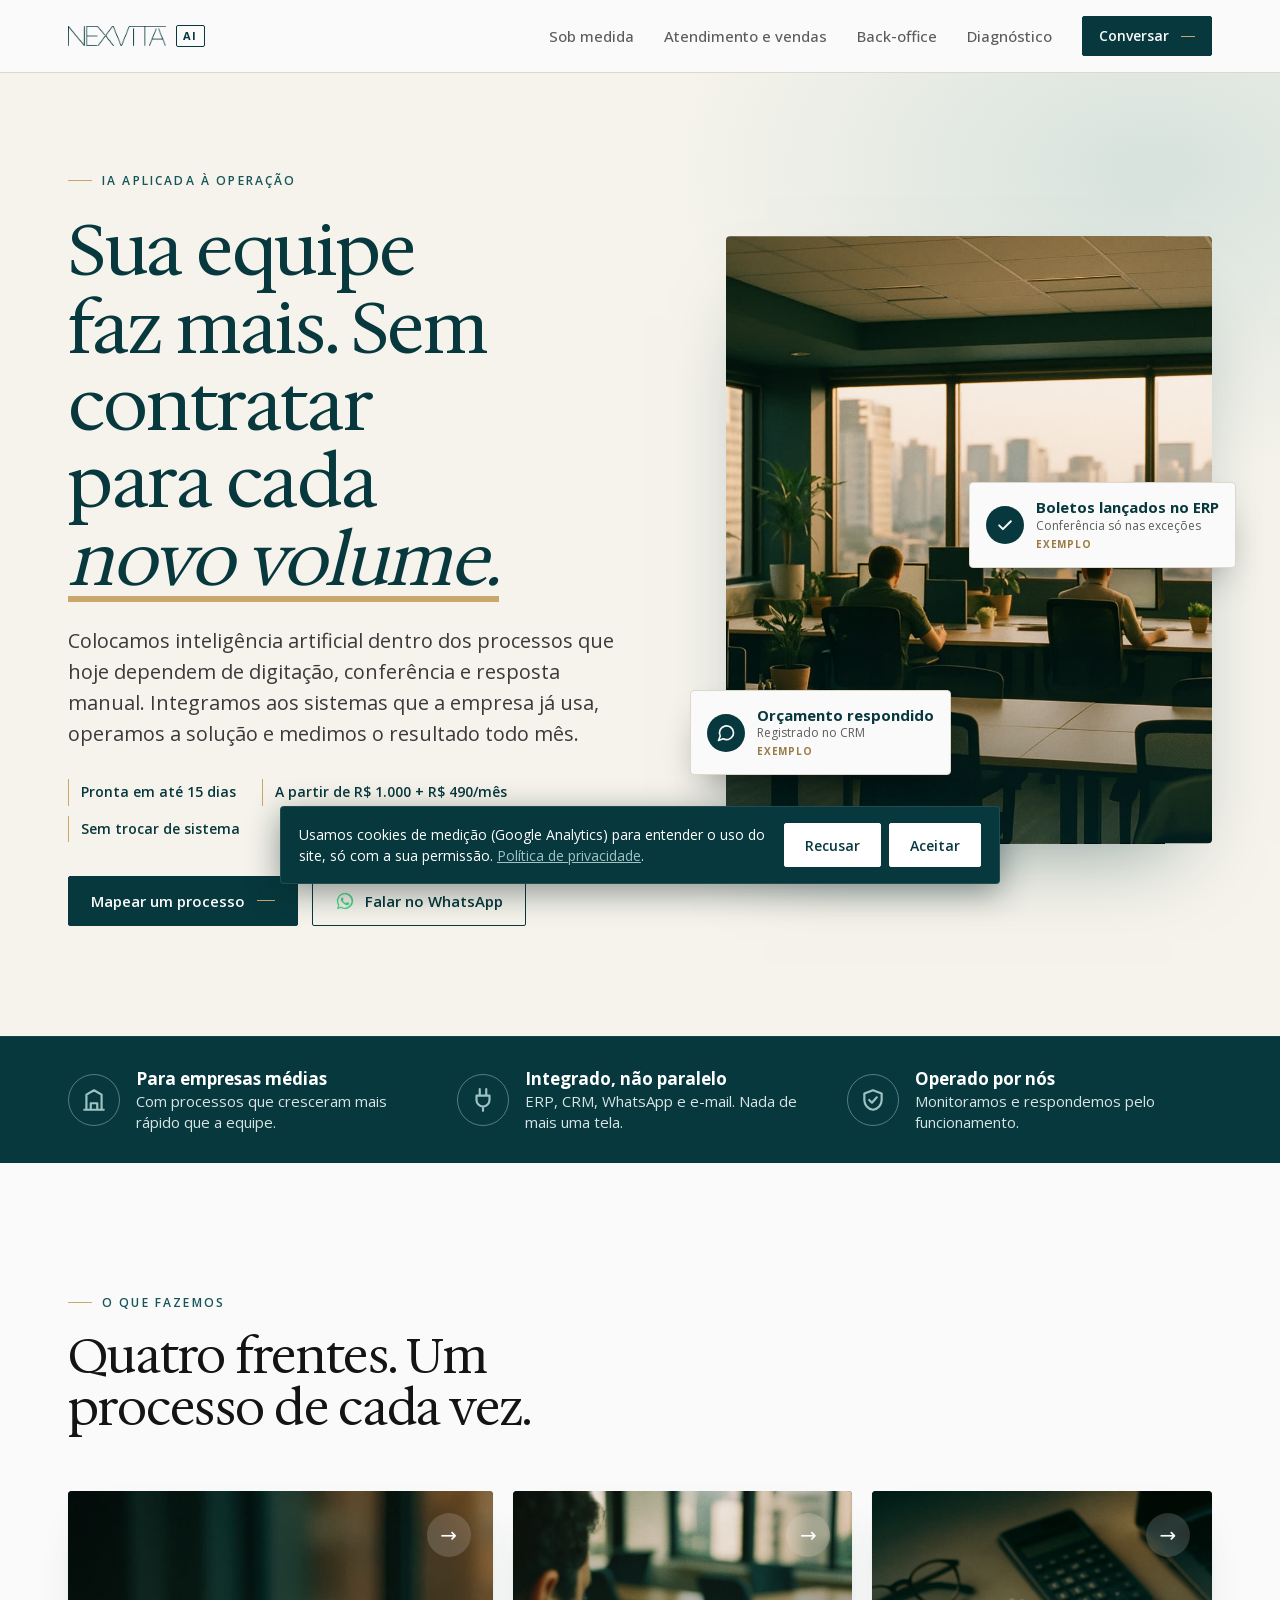
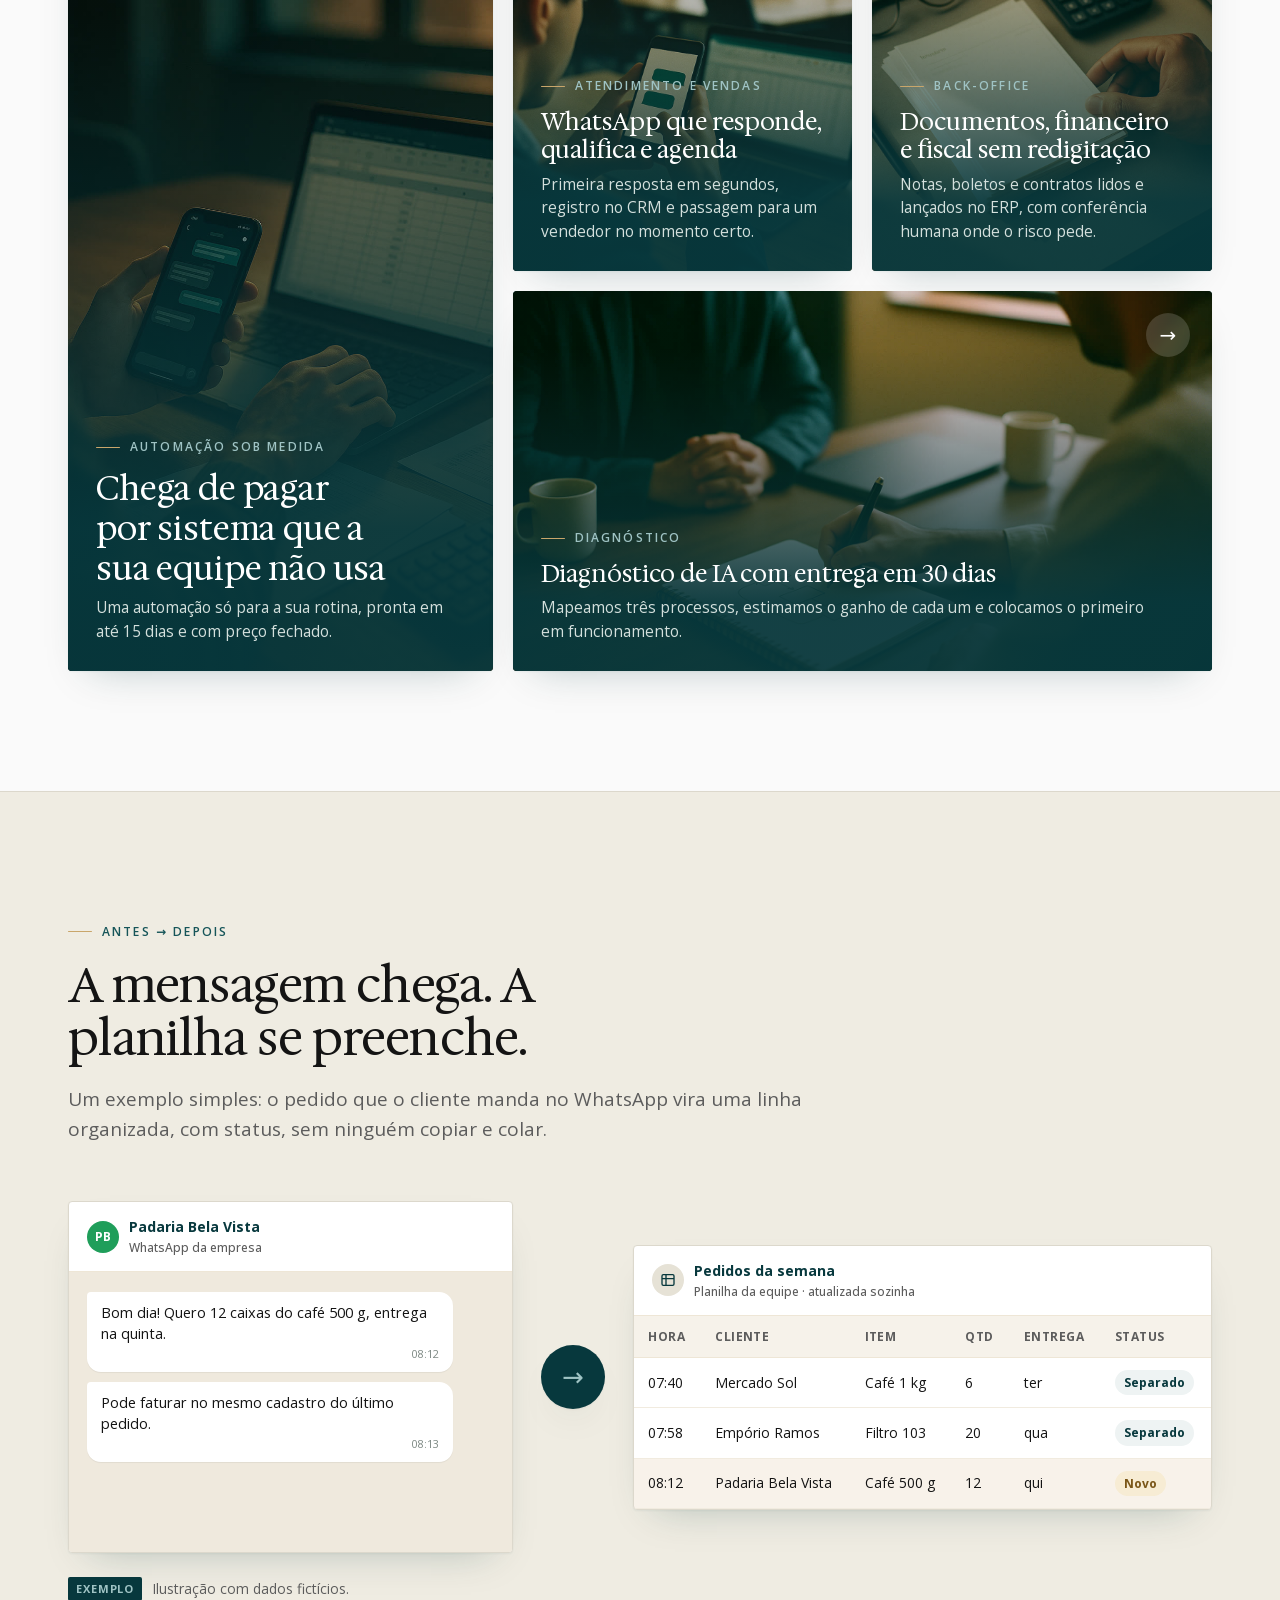
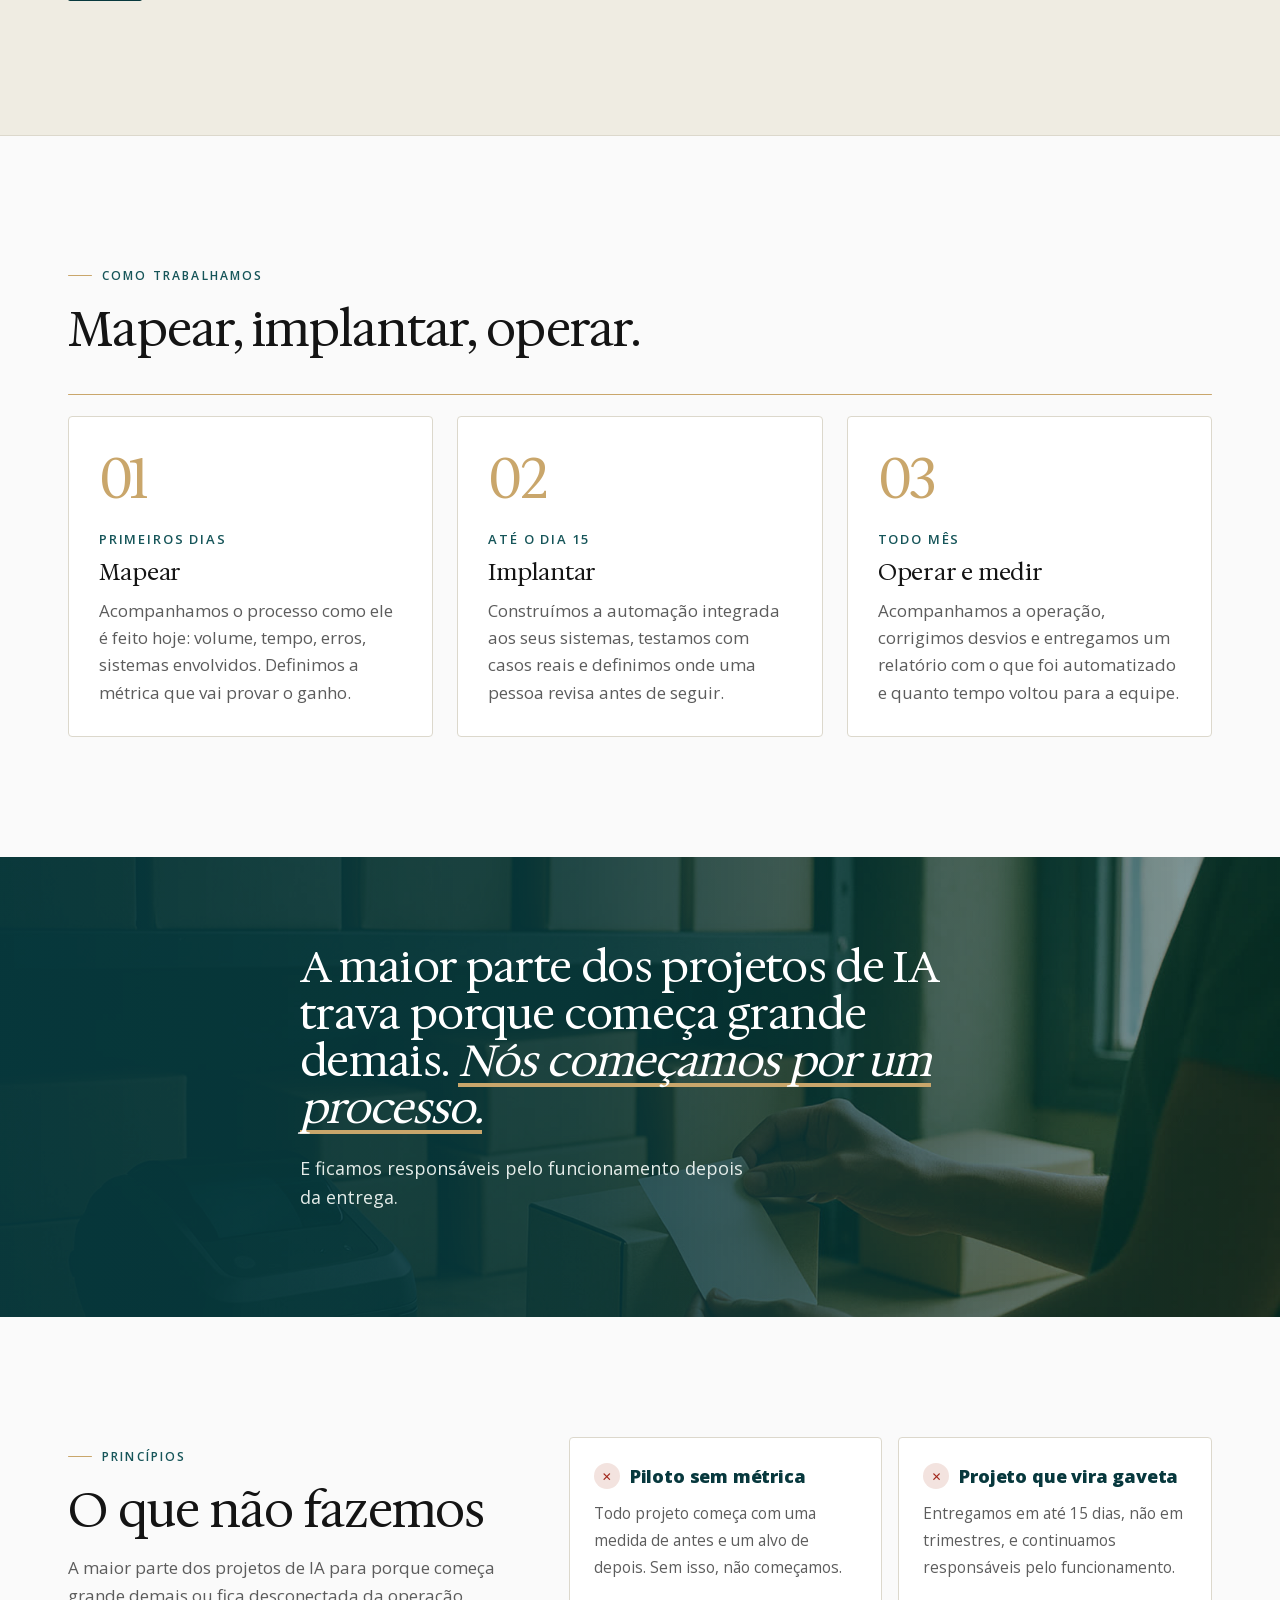
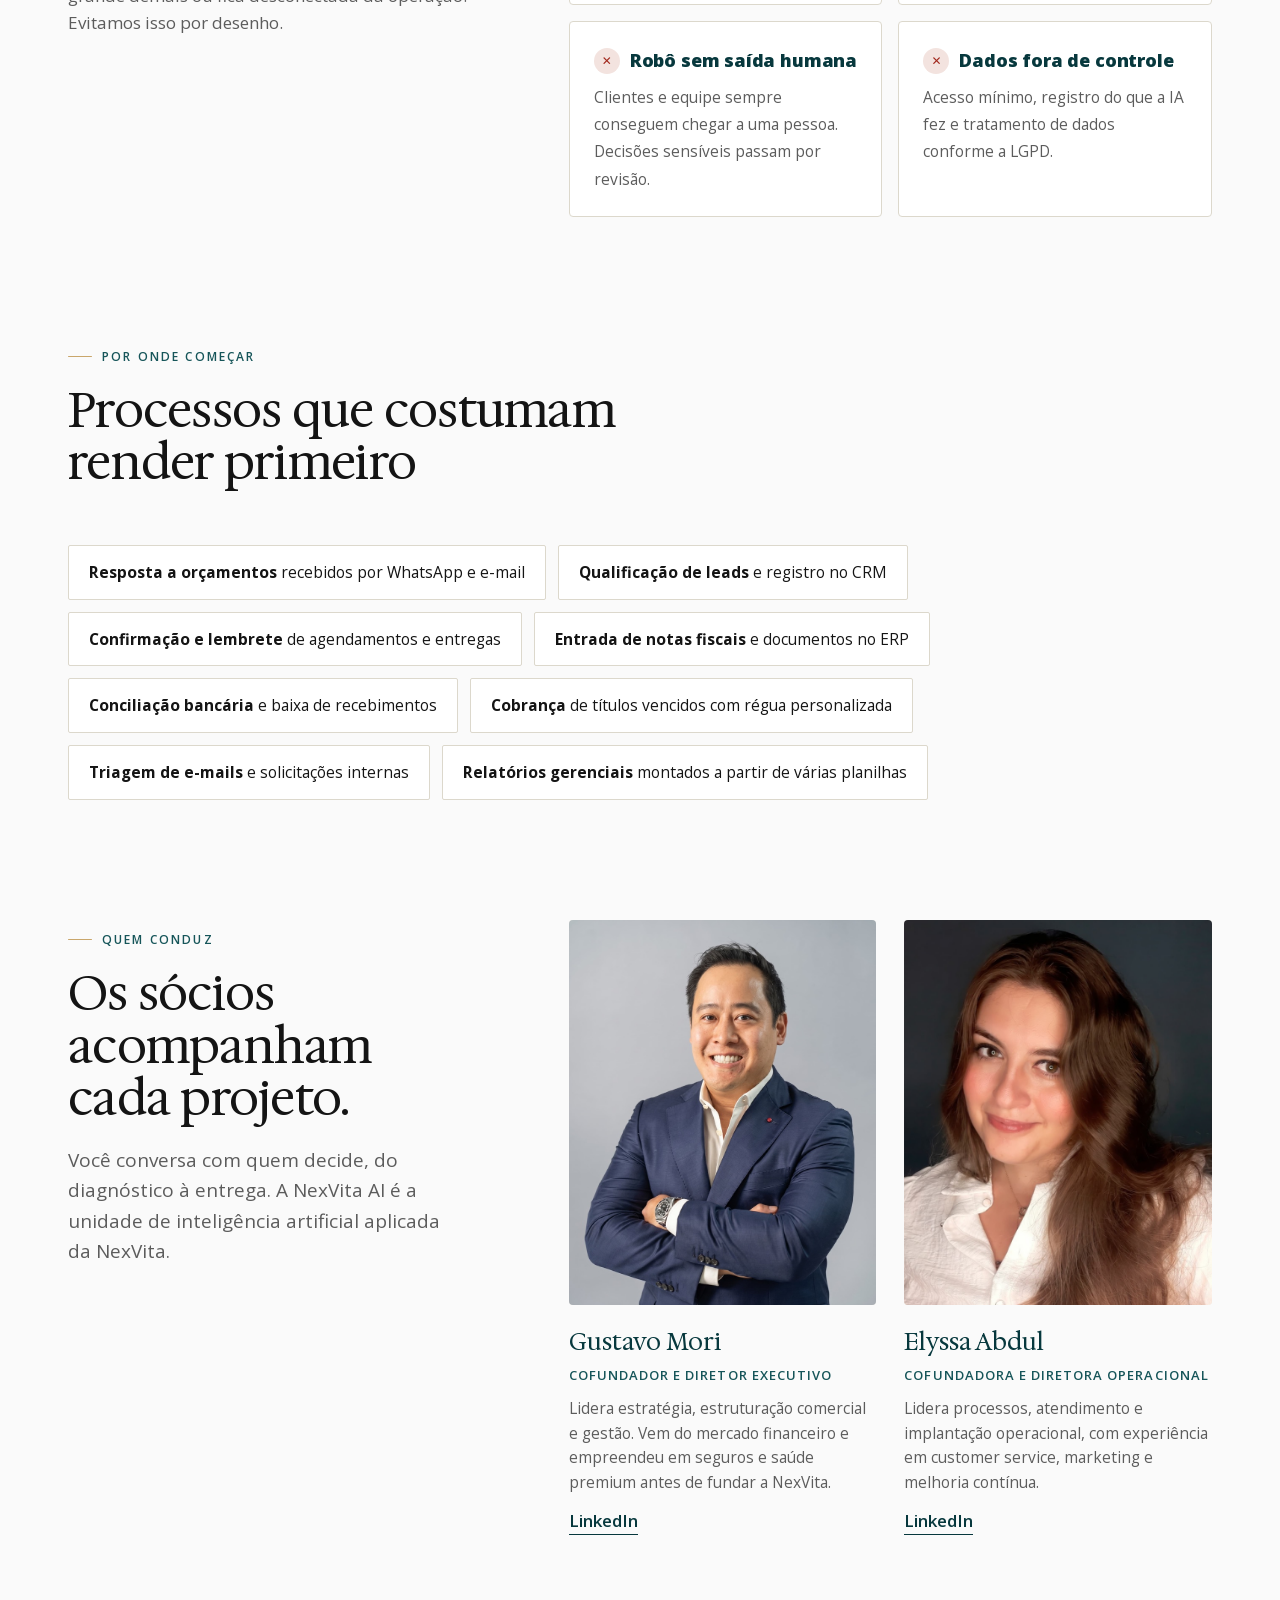
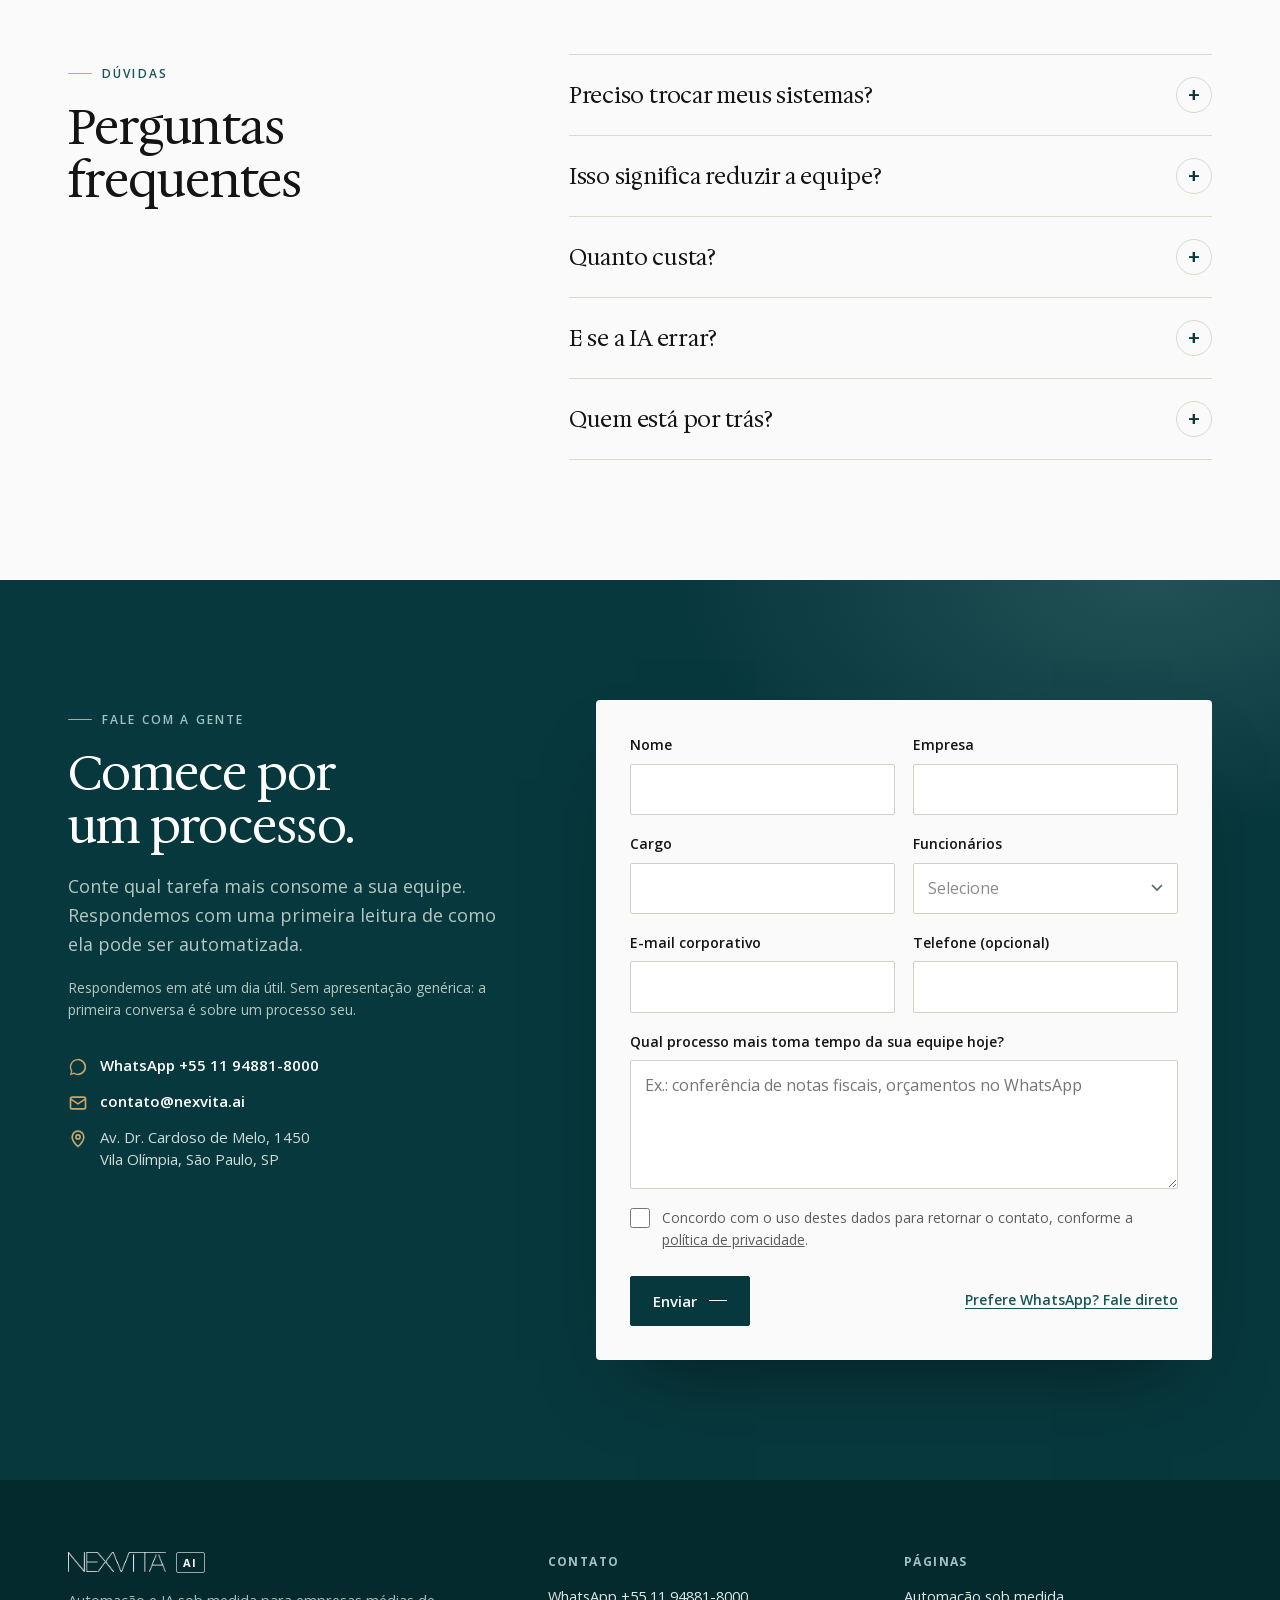
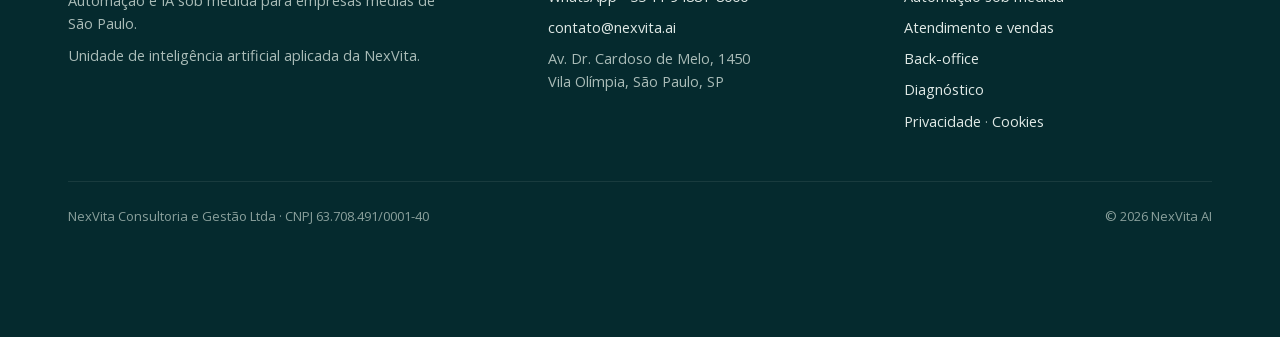
<file: index.html>
<!doctype html>
<html lang="pt-BR">
<head>
<meta charset="utf-8">
<meta name="facebook-domain-verification" content="fhbb19s7lnmn4mzrc2zc6skjj2ckww" />
<script>/* anúncio Meta antigo aponta para a home: leva à página sob medida */(function(){try{var q=new URLSearchParams(location.search);if(q.get("utm_campaign")==="nvai_trafego_sp"){q.set("utm_campaign","nvai_sob_medida");location.replace("/sob-medida/?"+q.toString());}}catch(e){}})();</script>
<meta name="viewport" content="width=device-width,initial-scale=1">
<script>if("IntersectionObserver" in window)document.documentElement.classList.add("js")</script>
<title>NexVita AI — IA aplicada à operação de empresas médias</title>
<meta name="description" content="Automatizamos processos manuais de vendas, atendimento e back-office com IA integrada aos seus sistemas. Implantamos, operamos e medimos o resultado.">
<link rel="canonical" href="https://nexvita.ai/">
<meta property="og:title" content="NexVita AI — IA aplicada à operação de empresas médias">
<meta property="og:description" content="Automatizamos processos manuais de vendas, atendimento e back-office com IA integrada aos seus sistemas. Implantamos, operamos e medimos o resultado.">
<meta property="og:url" content="https://nexvita.ai/">
<meta property="og:type" content="website">
<meta property="og:locale" content="pt_BR">
<meta property="og:image" content="https://nexvita.ai/assets/img/escritorio_sp.jpg">
<meta name="theme-color" content="#0B2B29">
<link rel="icon" href="assets/favicon.svg" type="image/svg+xml">
<link rel="preload" href="assets/img/escritorio_sp.jpg" as="image">
<link rel="stylesheet" href="assets/site.css?v=20261014e">
<!-- MEDICAO: GA4 (G-KE4MM800WH) só carrega após consentimento, via assets/consent.js. Meta Pixel: não instalado. -->
</head>
<body>
<header class="top"><div class="wrap">
  <a class="marca" href="./" aria-label="NexVita AI, início"><img src="assets/img/marca-petroleo.png" width="973" height="199" alt="NexVita"><b>AI</b></a>
  <nav class="nav" aria-label="Principal">
    <a href="sob-medida/">Sob medida</a>
    <a href="whatsapp/">Atendimento e vendas</a>
    <a href="backoffice/">Back-office</a>
    <a href="diagnostico/">Diagnóstico</a>
    <a class="btn" href="#conversa">Conversar</a>
  </nav>
</div></header>
<main>

<section class="hero"><div class="wrap">
 <div>
  <div class="eyebrow rv">IA aplicada à operação</div>
  <h1 class="rv d1">Sua equipe faz mais. Sem contratar para cada <em>novo volume.</em></h1>
  <p class="lead rv d2">Colocamos inteligência artificial dentro dos processos que hoje dependem de digitação, conferência e resposta manual. Integramos aos sistemas que a empresa já usa, operamos a solução e medimos o resultado todo mês.</p>
  <ul class="selos rv d3"><li>Pronta em até 15 dias</li><li>A partir de R$ 1.000 + R$ 490/mês</li><li>Sem trocar de sistema</li></ul>
  <div class="acoes rv d4">
   <a class="btn" href="#conversa">Mapear um processo</a>
   <a class="btn-wa" data-wa="hero" href="https://wa.me/5511948818000?text=Ol%C3%A1%2C%20vim%20pelo%20site%20da%20NexVita%20AI%20(inicio)%20e%20quero%20conversar%20sobre%20um%20processo%20da%20minha%20empresa." target="_blank" rel="noopener"><svg viewBox="0 0 32 32" width="20" height="20" aria-hidden="true"><path fill="currentColor" d="M16 3a13 13 0 0 0-11.2 19.6L3 29l6.6-1.7A13 13 0 1 0 16 3zm0 23.6c-2 0-4-.6-5.7-1.6l-.4-.2-3.9 1 1-3.8-.3-.4A10.6 10.6 0 1 1 16 26.6zm5.8-7.9c-.3-.2-1.9-.9-2.2-1-.3-.1-.5-.2-.7.2l-1 1.2c-.2.2-.4.2-.7.1-.3-.2-1.4-.5-2.6-1.6-1-.9-1.6-1.9-1.8-2.2-.2-.3 0-.5.1-.7l.5-.6.3-.5v-.5l-1-2.4c-.3-.6-.5-.5-.7-.5h-.6c-.2 0-.6.1-.9.4-.3.3-1.2 1.1-1.2 2.8s1.2 3.2 1.4 3.5c.2.2 2.4 3.6 5.7 5 .8.4 1.4.6 1.9.7.8.3 1.5.2 2.1.1.6-.1 1.9-.8 2.2-1.5.3-.7.3-1.4.2-1.5-.1-.2-.3-.3-.6-.4z"/></svg>Falar no WhatsApp</a>
  </div>
 </div>
 <div class="hero-foto">
  <div class="moldura" data-parallax="0.05"><img src="assets/img/escritorio_sp.jpg" width="1600" height="1066" alt="Escritório de empresa média em São Paulo no fim da tarde" fetchpriority="high"></div>
  <div class="flutua f2"><span class="ic"><svg width="20" height="20" viewBox="0 0 24 24" fill="none" stroke="currentColor" stroke-width="2.4" stroke-linecap="round" stroke-linejoin="round" aria-hidden="true"><path d="M5 12.5l4.5 4.5L19 7.5"/></svg></span><span><b>Boletos lançados no ERP</b><small>Conferência só nas exceções</small><span class="tag">Exemplo</span></span></div>
  <div class="flutua f1"><span class="ic"><svg width="20" height="20" viewBox="0 0 24 24" fill="none" stroke="currentColor" stroke-width="2" stroke-linecap="round" stroke-linejoin="round" aria-hidden="true"><path d="M21 11.5a8.4 8.4 0 0 1-12.4 7.4L3 21l2.1-5.4A8.4 8.4 0 1 1 21 11.5z"/></svg></span><span><b>Orçamento respondido</b><small>Registrado no CRM</small><span class="tag">Exemplo</span></span></div>
 </div>
</div></section>

<div class="faixa"><div class="wrap">
 <div class="item rv"><span class="num"><svg width="26" height="26" viewBox="0 0 24 24" fill="none" stroke="currentColor" stroke-width="2" stroke-linecap="round" stroke-linejoin="round" aria-hidden="true"><path d="M3 21h18M5 21V7l7-4 7 4v14M9 21v-6h6v6"/></svg></span><span><strong>Para empresas médias</strong>Com processos que cresceram mais rápido que a equipe.</span></div>
 <div class="item rv d1"><span class="num"><svg width="26" height="26" viewBox="0 0 24 24" fill="none" stroke="currentColor" stroke-width="2" stroke-linecap="round" stroke-linejoin="round" aria-hidden="true"><path d="M9 2v6M15 2v6M6 8h12v4a6 6 0 0 1-12 0zM12 18v4"/></svg></span><span><strong>Integrado, não paralelo</strong>ERP, CRM, WhatsApp e e-mail. Nada de mais uma tela.</span></div>
 <div class="item rv d2"><span class="num"><svg width="26" height="26" viewBox="0 0 24 24" fill="none" stroke="currentColor" stroke-width="2" stroke-linecap="round" stroke-linejoin="round" aria-hidden="true"><path d="M12 3l8 3v6c0 4.5-3.4 8.3-8 9-4.6-.7-8-4.5-8-9V6z"/><path d="M8.5 12l2.5 2.5 4.5-5"/></svg></span><span><strong>Operado por nós</strong>Monitoramos e respondemos pelo funcionamento.</span></div>
</div></div>

<section class="secao"><div class="wrap">
 <div class="secao-topo">
  <div class="eyebrow rv">O que fazemos</div>
  <h2 class="rv d1">Quatro frentes. Um processo de cada vez.</h2>
 </div>
 <div class="frentes">
  <a class="frente destaque rv" href="sob-medida/"><img src="assets/img/copiando.jpg" width="1000" height="1500" alt="" loading="lazy" decoding="async"><span class="seta" aria-hidden="true">→</span><span class="rot">Automação sob medida</span><h3>Chega de pagar por sistema que a sua equipe não usa</h3><p>Uma automação só para a sua rotina, pronta em até 15 dias e com preço fechado.</p></a>
  <a class="frente rv d1" href="whatsapp/"><img src="assets/img/whatsapp_planilha.jpg" width="1600" height="1066" alt="" loading="lazy" decoding="async"><span class="seta" aria-hidden="true">→</span><span class="rot">Atendimento e vendas</span><h3>WhatsApp que responde, qualifica e agenda</h3><p>Primeira resposta em segundos, registro no CRM e passagem para um vendedor no momento certo.</p></a>
  <a class="frente rv d2" href="backoffice/"><img src="assets/img/contas_pagar.jpg" width="1600" height="1066" alt="" loading="lazy" decoding="async"><span class="seta" aria-hidden="true">→</span><span class="rot">Back-office</span><h3>Documentos, financeiro e fiscal sem redigitação</h3><p>Notas, boletos e contratos lidos e lançados no ERP, com conferência humana onde o risco pede.</p></a>
  <a class="frente largo rv d3" href="diagnostico/"><img src="assets/img/conversa_processo.jpg" width="1600" height="1066" alt="" loading="lazy" decoding="async"><span class="seta" aria-hidden="true">→</span><span class="rot">Diagnóstico</span><h3>Diagnóstico de IA com entrega em 30 dias</h3><p>Mapeamos três processos, estimamos o ganho de cada um e colocamos o primeiro em funcionamento.</p></a>
 </div>
</div></section>

<section class="secao" style="background:var(--bege-2);border-top:1px solid var(--linha);border-bottom:1px solid var(--linha)"><div class="wrap">
 <div class="secao-topo">
  <div class="eyebrow rv">Antes → depois</div>
  <h2 class="rv d1">A mensagem chega. A planilha se preenche.</h2>
  <p class="rv d2">Um exemplo simples: o pedido que o cliente manda no WhatsApp vira uma linha organizada, com status, sem ninguém copiar e colar.</p>
 </div>
 <div class="demo rv" aria-label="Animação de exemplo: pedido do WhatsApp virando linha de planilha">
  <div class="tela">
   <div class="tela-topo"><span class="av verde">PB</span><span>Padaria Bela Vista<small>WhatsApp da empresa</small></span></div>
   <div class="chat">
    <div class="bolha b1">Bom dia! Quero 12 caixas do café 500 g, entrega na quinta.<time>08:12</time></div>
    <div class="bolha digitando b2" aria-hidden="true"><i></i><i></i><i></i></div>
    <div class="bolha b3">Pode faturar no mesmo cadastro do último pedido.<time>08:13</time></div>
   </div>
  </div>
  <div class="seta-demo" aria-hidden="true">→</div>
  <div class="tela">
   <div class="tela-topo"><span class="av"><svg width="16" height="16" viewBox="0 0 24 24" fill="none" stroke="currentColor" stroke-width="2" aria-hidden="true"><rect x="3" y="4" width="18" height="16" rx="2"/><path d="M3 10h18M9 4v16"/></svg></span><span>Pedidos da semana<small>Planilha da equipe · atualizada sozinha</small></span></div>
   <div class="planilha-wrap"><table class="planilha">
    <thead><tr><th>Hora</th><th>Cliente</th><th>Item</th><th>Qtd</th><th>Entrega</th><th>Status</th></tr></thead>
    <tbody>
     <tr><td>07:40</td><td>Mercado Sol</td><td>Café 1 kg</td><td>6</td><td>ter</td><td><span class="st">Separado</span></td></tr>
     <tr><td>07:58</td><td>Empório Ramos</td><td>Filtro 103</td><td>20</td><td>qua</td><td><span class="st">Separado</span></td></tr>
     <tr class="nova"><td>08:12</td><td>Padaria Bela Vista</td><td>Café 500 g</td><td>12</td><td>qui</td><td><span class="st novo">Novo</span></td></tr>
    </tbody>
   </table></div>
  </div>
 </div>
 <p class="demo-nota"><span class="selo-ex">Exemplo</span> Ilustração com dados fictícios.</p>
</div></section>

<section class="secao" id="como"><div class="wrap">
 <div class="secao-topo">
  <div class="eyebrow rv">Como trabalhamos</div>
  <h2 class="rv d1">Mapear, implantar, operar.</h2>
 </div>
 <div class="passos">
  <span class="linha-passos" aria-hidden="true"></span>
  <div class="passo rv"><span class="num">01</span><div class="quando">Primeiros dias</div><h3>Mapear</h3><p>Acompanhamos o processo como ele é feito hoje: volume, tempo, erros, sistemas envolvidos. Definimos a métrica que vai provar o ganho.</p></div>
  <div class="passo rv d1"><span class="num">02</span><div class="quando">Até o dia 15</div><h3>Implantar</h3><p>Construímos a automação integrada aos seus sistemas, testamos com casos reais e definimos onde uma pessoa revisa antes de seguir.</p></div>
  <div class="passo rv d2"><span class="num">03</span><div class="quando">Todo mês</div><h3>Operar e medir</h3><p>Acompanhamos a operação, corrigimos desvios e entregamos um relatório com o que foi automatizado e quanto tempo voltou para a equipe.</p></div>
 </div>
</div></section>

<section class="faixa-foto">
 <img src="assets/img/etiquetas_envio.jpg" width="1600" height="1066" alt="" loading="lazy" decoding="async" data-parallax="0.1">
 <div class="wrap">
  <blockquote class="rv">A maior parte dos projetos de IA trava porque começa grande demais. <span>Nós começamos por um processo.</span></blockquote>
  <p class="rv d1">E ficamos responsáveis pelo funcionamento depois da entrega.</p>
 </div>
</section>

<section class="secao"><div class="wrap duas">
 <div><div class="eyebrow rv">Princípios</div><h2 class="rv d1">O que não fazemos</h2><p class="muted rv d2" style="margin-top:18px">A maior parte dos projetos de IA para porque começa grande demais ou fica desconectada da operação. Evitamos isso por desenho.</p></div>
 <ul class="principios">
  <li class="rv"><strong>Piloto sem métrica</strong><span>Todo projeto começa com uma medida de antes e um alvo de depois. Sem isso, não começamos.</span></li>
  <li class="rv d1"><strong>Projeto que vira gaveta</strong><span>Entregamos em até 15 dias, não em trimestres, e continuamos responsáveis pelo funcionamento.</span></li>
  <li class="rv d2"><strong>Robô sem saída humana</strong><span>Clientes e equipe sempre conseguem chegar a uma pessoa. Decisões sensíveis passam por revisão.</span></li>
  <li class="rv d3"><strong>Dados fora de controle</strong><span>Acesso mínimo, registro do que a IA fez e tratamento de dados conforme a LGPD.</span></li>
 </ul>
</div></section>

<section class="secao" style="padding-top:0"><div class="wrap">
 <div class="secao-topo">
  <div class="eyebrow rv">Por onde começar</div>
  <h2 class="rv d1">Processos que costumam render primeiro</h2>
 </div>
 <ul class="processos rv d1">
  <li><b>Resposta a orçamentos</b> recebidos por WhatsApp e e-mail</li>
  <li><b>Qualificação de leads</b> e registro no CRM</li>
  <li><b>Confirmação e lembrete</b> de agendamentos e entregas</li>
  <li><b>Entrada de notas fiscais</b> e documentos no ERP</li>
  <li><b>Conciliação bancária</b> e baixa de recebimentos</li>
  <li><b>Cobrança</b> de títulos vencidos com régua personalizada</li>
  <li><b>Triagem de e-mails</b> e solicitações internas</li>
  <li><b>Relatórios gerenciais</b> montados a partir de várias planilhas</li>
 </ul>
</div></section>

<section class="secao socios-secao"><div class="wrap duas">
 <div class="secao-topo rv"><div class="eyebrow">Quem conduz</div><h2>Os sócios acompanham cada projeto.</h2><p>Você conversa com quem decide, do diagnóstico à entrega. A NexVita AI é a unidade de inteligência artificial aplicada da NexVita.</p></div>
 <div class="socios">
  <figure class="socio rv d1"><div class="ph"><img src="assets/img/gustavo-mori.jpg" alt="Gustavo Mori" width="821" height="1100" loading="lazy"></div><figcaption><b>Gustavo Mori</b><span>Cofundador e diretor executivo</span><p>Lidera estratégia, estruturação comercial e gestão. Vem do mercado financeiro e empreendeu em seguros e saúde premium antes de fundar a NexVita.</p><a class="link" href="https://www.linkedin.com/in/gustavomori2" target="_blank" rel="noopener">LinkedIn</a></figcaption></figure>
  <figure class="socio rv d2"><div class="ph"><img src="assets/img/elyssa-abdul.jpg" alt="Elyssa Abdul" width="730" height="1100" loading="lazy"></div><figcaption><b>Elyssa Abdul</b><span>Cofundadora e diretora operacional</span><p>Lidera processos, atendimento e implantação operacional, com experiência em customer service, marketing e melhoria contínua.</p><a class="link" href="https://www.linkedin.com/in/elyssa-abdul" target="_blank" rel="noopener">LinkedIn</a></figcaption></figure>
 </div>
</div></section>
<section class="secao" style="padding-top:0"><div class="wrap duas">
 <div><div class="eyebrow rv">Dúvidas</div><h2 class="rv d1">Perguntas frequentes</h2></div>
 <div class="rv d1">
  <details><summary>Preciso trocar meus sistemas?</summary><p>Não. Trabalhamos sobre o ERP, o CRM e os canais que a empresa já usa. Quando um sistema não oferece integração, avaliamos alternativas antes de propor qualquer mudança.</p></details>
  <details><summary>Isso significa reduzir a equipe?</summary><p>Significa que a equipe deixa de gastar horas com tarefas repetitivas, e pode usar o ganho para absorver crescimento sem novas contratações e para se dedicar a atividades de mais valor.</p></details>
  <details><summary>Quanto custa?</summary><p>Preço de lançamento para as 5 primeiras empresas: R$ 1.000 para implantar a primeira automação e R$ 490 por mês para mantê-la funcionando (monitoramento diário, correções quando um sistema muda e pequenos ajustes), com prazo mínimo de 3 meses. Vale para uma tarefa usando ferramentas comuns, como WhatsApp, planilha, e-mail ou um sistema que permita integração. Se a tarefa for maior, mandamos o orçamento antes de começar.</p></details>
  <details><summary>E se a IA errar?</summary><p>Cada processo tem limites definidos, revisão humana nos pontos de risco e registro do que foi feito. Erros são medidos e corrigidos dentro da operação mensal.</p></details>
  <details><summary>Quem está por trás?</summary><p>A NexVita AI é a unidade de inteligência artificial aplicada da NexVita, empresa de gestão e operação. Nasceu da automação da nossa própria rotina comercial e administrativa.</p></details>
 </div>
</div></section>

<section class="escuro secao" id="conversa">
 <div class="wrap form-area">
  <div class="form-lado">
   <div class="eyebrow">Fale com a gente</div>
   <h2>Comece por um processo.</h2>
   <p class="muted" style="margin-top:20px;font-size:18px">Conte qual tarefa mais consome a sua equipe. Respondemos com uma primeira leitura de como ela pode ser automatizada.</p>
   <p class="muted small" style="margin-top:12px">Respondemos em até um dia útil. Sem apresentação genérica: a primeira conversa é sobre um processo seu.</p>
   <div class="contato-direto">
    <div class="linha-c"><svg width="20" height="20" viewBox="0 0 32 32" aria-hidden="true"><path fill="currentColor" d="M16 3a13 13 0 0 0-11.2 19.6L3 29l6.6-1.7A13 13 0 1 0 16 3zm0 23.6c-2 0-4-.6-5.7-1.6l-.4-.2-3.9 1 1-3.8-.3-.4A10.6 10.6 0 1 1 16 26.6z"/></svg><a data-wa="lado-form" href="https://wa.me/5511948818000?text=Ol%C3%A1%2C%20vim%20pelo%20site%20da%20NexVita%20AI%20(inicio)%20e%20quero%20conversar%20sobre%20um%20processo%20da%20minha%20empresa." target="_blank" rel="noopener">WhatsApp +55 11 94881-8000</a></div>
    <div class="linha-c"><svg width="20" height="20" viewBox="0 0 24 24" fill="none" stroke="currentColor" stroke-width="2" aria-hidden="true"><rect x="3" y="5" width="18" height="14" rx="2"/><path d="M3 7l9 6 9-6"/></svg><a href="mailto:contato@nexvita.ai">contato@nexvita.ai</a></div>
    <div class="linha-c"><svg width="20" height="20" viewBox="0 0 24 24" fill="none" stroke="currentColor" stroke-width="2" aria-hidden="true"><path d="M12 21s-7-6.2-7-11.5a7 7 0 0 1 14 0C19 14.8 12 21 12 21z"/><circle cx="12" cy="9.5" r="2.5"/></svg><span>Av. Dr. Cardoso de Melo, 1450<br>Vila Olímpia, São Paulo, SP</span></div>
   </div>
  </div>
  <form class="contato" data-oferta="geral" novalidate>
   <div class="campos">
    <div class="campo"><label for="nome-geral">Nome</label><input id="nome-geral" name="nome" autocomplete="name" required></div>
    <div class="campo"><label for="empresa-geral">Empresa</label><input id="empresa-geral" name="empresa" autocomplete="organization" required></div>
    <div class="campo"><label for="cargo-geral">Cargo</label><input id="cargo-geral" name="cargo" autocomplete="organization-title"></div>
    <div class="campo"><label for="porte-geral">Funcionários</label>
     <select id="porte-geral" name="porte" required><option value="">Selecione</option><option>Até 20</option><option>20 a 49</option><option>50 a 249</option><option>250 a 999</option><option>1.000 ou mais</option></select></div>
    <div class="campo"><label for="email-geral">E-mail corporativo</label><input id="email-geral" name="email" type="email" autocomplete="email" required></div>
    <div class="campo"><label for="tel-geral">Telefone (opcional)</label><input id="tel-geral" name="telefone" type="tel" autocomplete="tel"></div>
    <div class="campo cheio"><label for="proc-geral">Qual processo mais toma tempo da sua equipe hoje?</label><textarea id="proc-geral" name="processo" rows="4" placeholder="Ex.: conferência de notas fiscais, orçamentos no WhatsApp"></textarea></div>
    <label class="aceite"><input type="checkbox" name="aceite" required> Concordo com o uso destes dados para retornar o contato, conforme a <a href="privacidade/">política de privacidade</a>.</label>
    <div class="hp" aria-hidden="true"><input name="website" tabindex="-1" autocomplete="off"></div>
   </div>
   <div class="form-rodape"><button class="btn" type="submit">Enviar</button><span class="status" role="status" aria-live="polite"></span></div>
  </form>
 </div>
</section>
</main>
<footer><div class="wrap">
 <div><a class="marca" href="./" aria-label="NexVita AI, início"><img src="assets/img/marca-papel.png" width="973" height="199" alt="NexVita"><b>AI</b></a><p>Automação e IA sob medida para empresas médias de São Paulo.</p><p>Unidade de inteligência artificial aplicada da NexVita.</p></div>
 <div><h4>Contato</h4><ul>
  <li><a data-wa="rodape" href="https://wa.me/5511948818000?text=Ol%C3%A1%2C%20vim%20pelo%20site%20da%20NexVita%20AI%20(inicio)%20e%20quero%20conversar%20sobre%20um%20processo%20da%20minha%20empresa." target="_blank" rel="noopener">WhatsApp +55 11 94881-8000</a></li>
  <li><a href="mailto:contato@nexvita.ai">contato@nexvita.ai</a></li>
  <li>Av. Dr. Cardoso de Melo, 1450<br>Vila Olímpia, São Paulo, SP</li>
 </ul></div>
 <div><h4>Páginas</h4><ul>
  <li><a href="sob-medida/">Automação sob medida</a></li>
  <li><a href="whatsapp/">Atendimento e vendas</a></li>
  <li><a href="backoffice/">Back-office</a></li>
  <li><a href="diagnostico/">Diagnóstico</a></li>
  <li><a href="privacidade/">Privacidade</a> · <a href="#" data-cookies>Cookies</a></li>
 </ul></div>
 <div class="legal"><span>NexVita Consultoria e Gestão Ltda · CNPJ 63.708.491/0001-40</span><span>© 2026 NexVita AI</span></div>
</div></footer>
<script src="assets/consent.js" defer></script>
<script src="assets/site.js?v=20261009" defer></script>
<script src="assets/motion.js?v=20261014" defer></script>
</body>
</html>
</file>
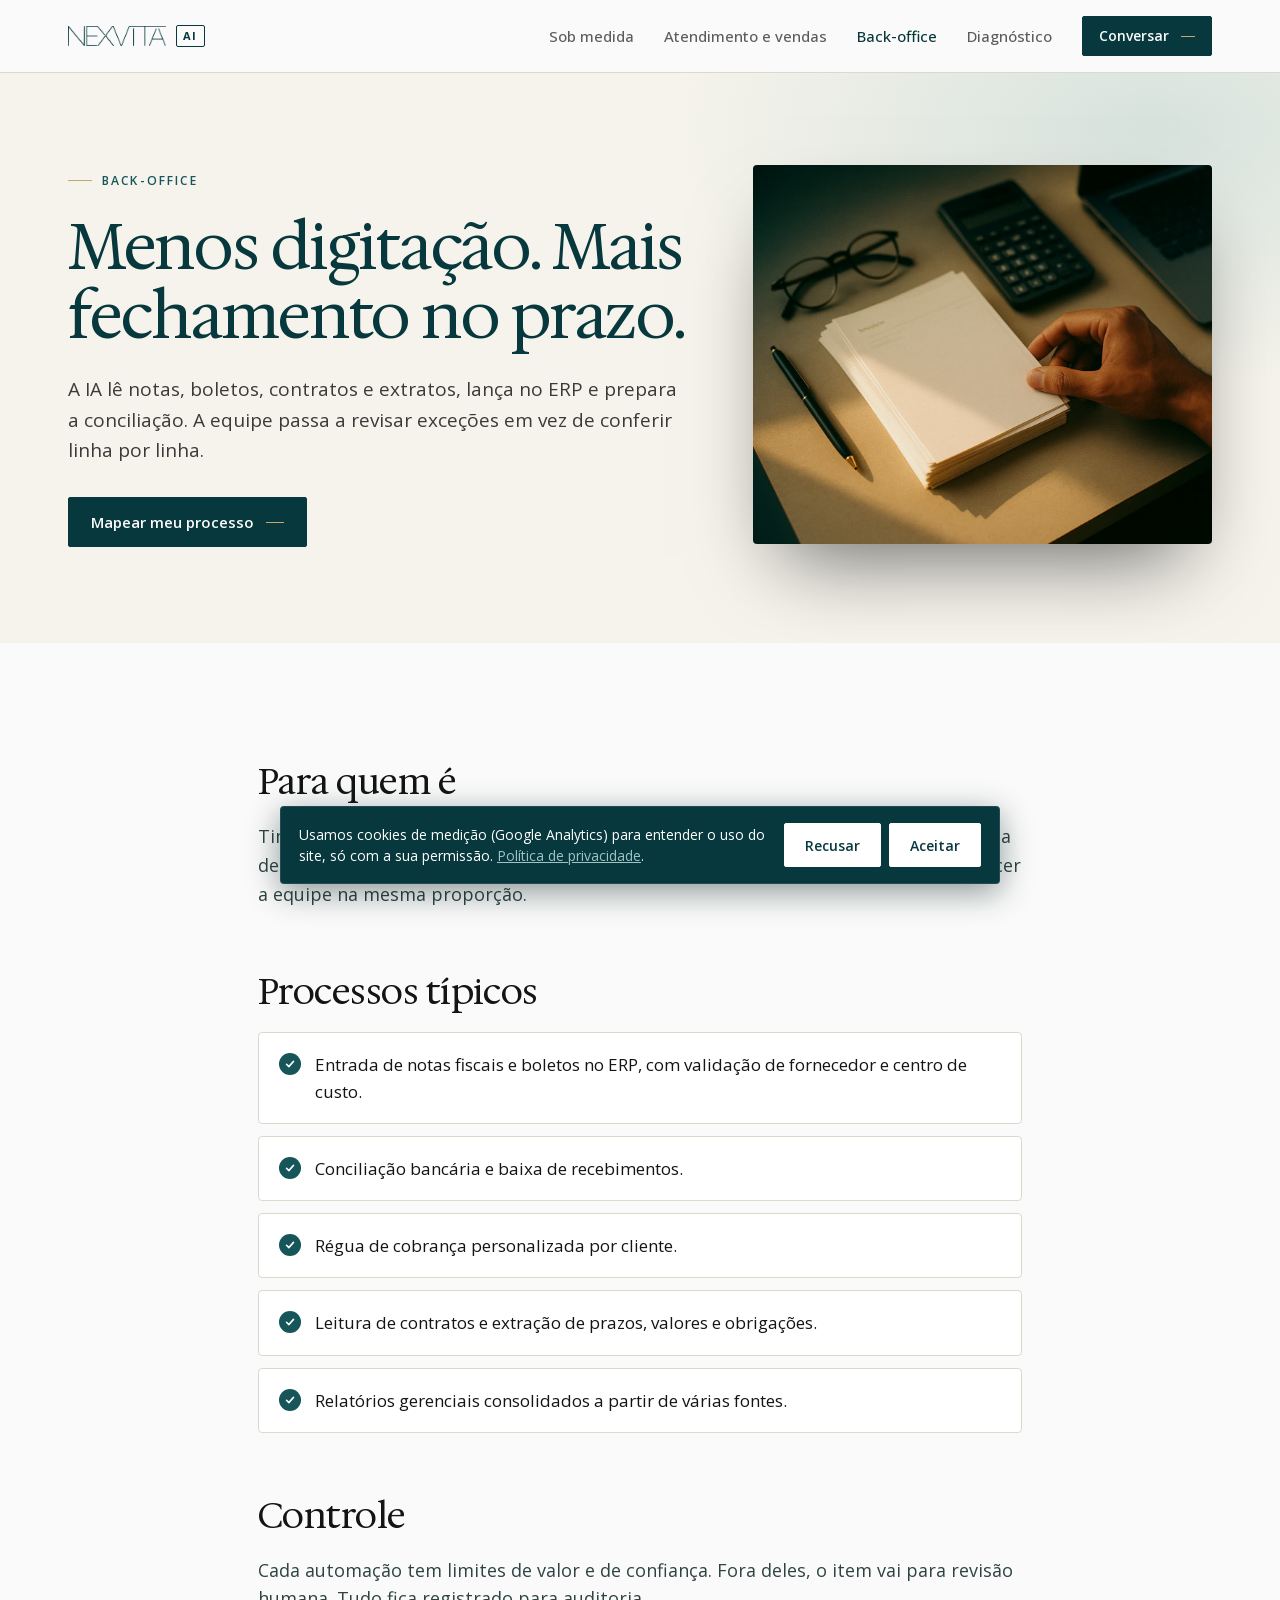
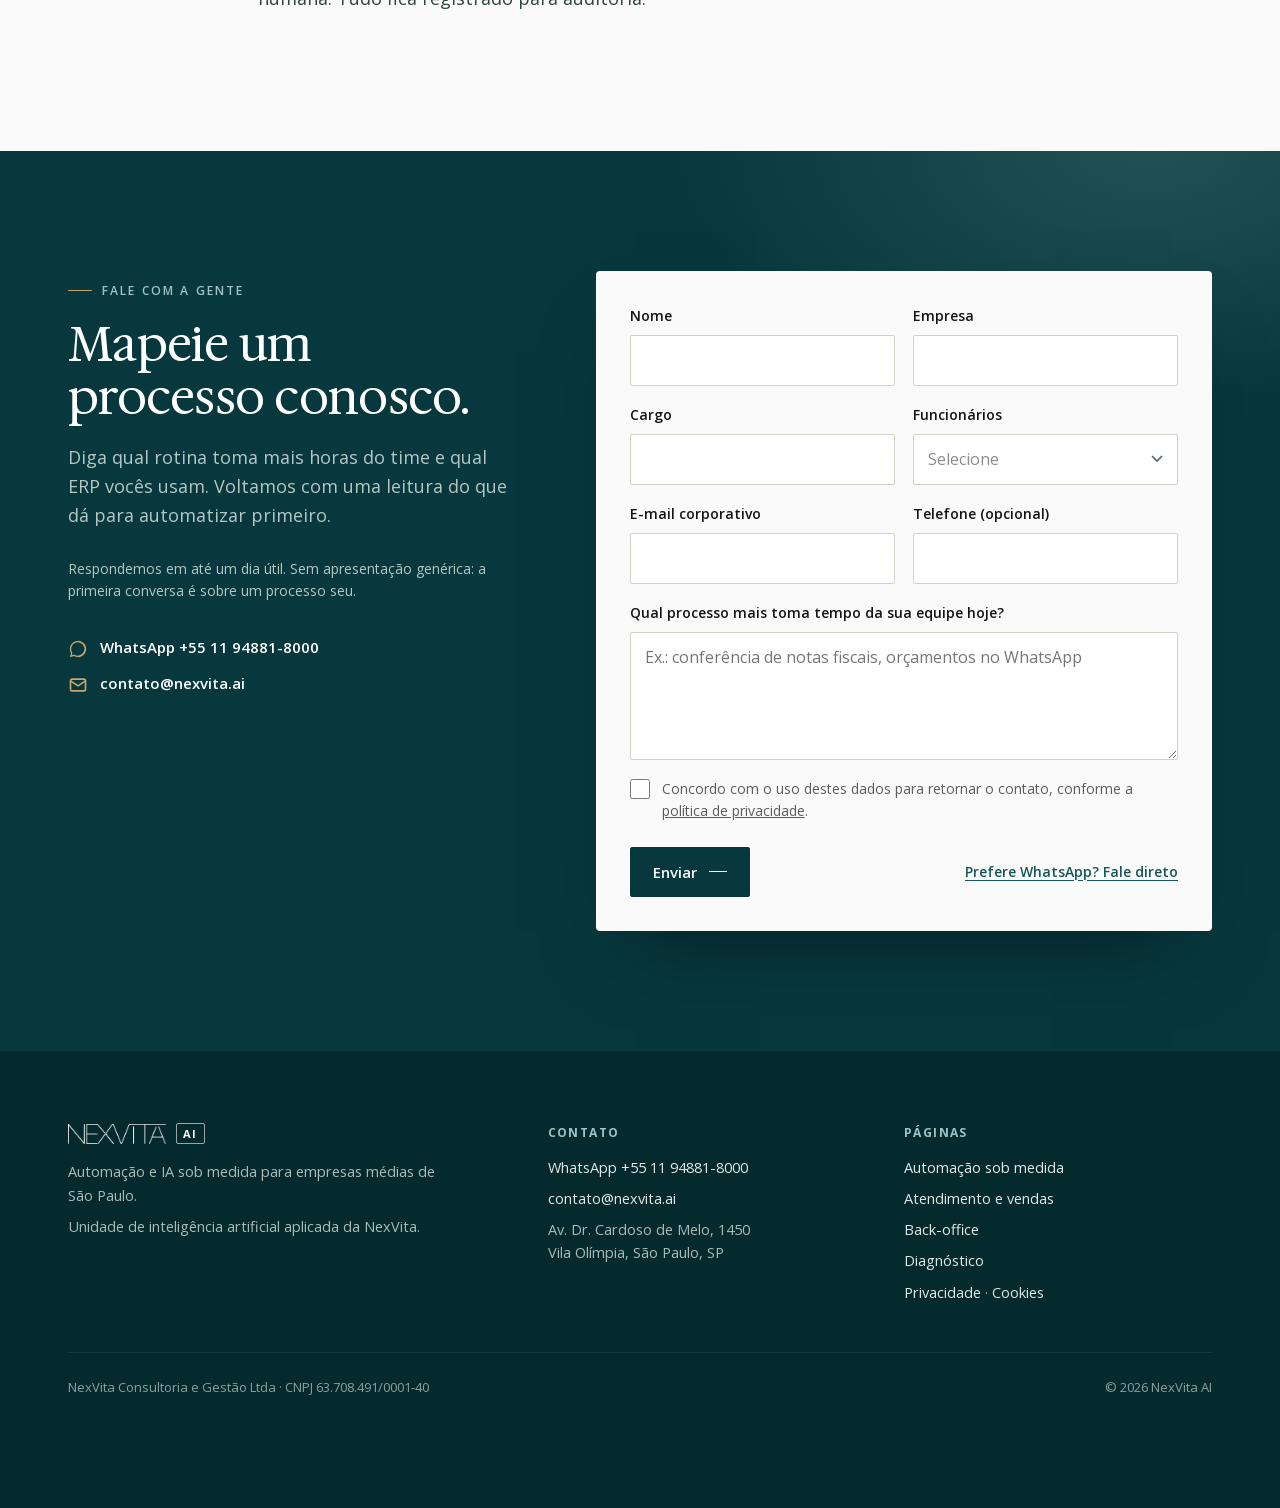
<file: backoffice/index.html>
<!doctype html>
<html lang="pt-BR">
<head>
<meta charset="utf-8">
<meta name="viewport" content="width=device-width,initial-scale=1">
<script>if("IntersectionObserver" in window)document.documentElement.classList.add("js")</script>
<title>Automação de back-office com IA — NexVita AI</title>
<meta name="description" content="Documentos, financeiro e fiscal sem redigitação: leitura de notas e boletos, lançamento no ERP, conciliação e cobrança com IA.">
<link rel="canonical" href="https://nexvita.ai/backoffice/">
<meta property="og:title" content="Automação de back-office com IA — NexVita AI">
<meta property="og:description" content="Documentos, financeiro e fiscal sem redigitação: leitura de notas e boletos, lançamento no ERP, conciliação e cobrança com IA.">
<meta property="og:url" content="https://nexvita.ai/backoffice/">
<meta property="og:type" content="website">
<meta property="og:locale" content="pt_BR">
<meta name="theme-color" content="#0B2B29">
<link rel="icon" href="../assets/favicon.svg" type="image/svg+xml">
<link rel="stylesheet" href="../assets/site.css?v=20261014e">
<!-- MEDICAO: GA4 (G-KE4MM800WH) só carrega após consentimento, via assets/consent.js. Meta Pixel: não instalado. -->
</head>
<body>
<header class="top"><div class="wrap">
  <a class="marca" href="../" aria-label="NexVita AI, início"><img src="../assets/img/marca-petroleo.png" width="973" height="199" alt="NexVita"><b>AI</b></a>
  <nav class="nav" aria-label="Principal">
    <a href="../sob-medida/">Sob medida</a>
    <a href="../whatsapp/">Atendimento e vendas</a>
    <a href="../backoffice/" aria-current="page">Back-office</a>
    <a href="../diagnostico/">Diagnóstico</a>
    <a class="btn" href="#conversa">Conversar</a>
  </nav>
</div></header>
<main>

<section class="oferta-topo"><div class="wrap grid-topo">
 <div>
 <div class="rot rv">Back-office</div>
 <h1 class="rv d1">Menos digitação. Mais fechamento no prazo.</h1>
 <p class="lead rv d2">A IA lê notas, boletos, contratos e extratos, lança no ERP e prepara a conciliação. A equipe passa a revisar exceções em vez de conferir linha por linha.</p>
 <div class="acoes rv d3"><a class="btn" href="#conversa">Mapear meu processo</a></div>
 </div>
 <div class="foto-topo"><img src="../assets/img/contas_pagar.jpg" width="1600" height="1066" alt="Mesa do financeiro com boletos e contas a pagar" fetchpriority="high"></div>
</div></section>
<section class="secao"><div class="wrap texto">
 <h2 class="rv">Para quem é</h2>
 <p class="rv d1">Times financeiros, fiscais e administrativos que gastam boa parte do mês com entrada de documentos, conferência e conciliação, e que precisam crescer o volume sem crescer a equipe na mesma proporção.</p>
 <h2 class="rv">Processos típicos</h2>
 <ul class="rv d1">
  <li>Entrada de notas fiscais e boletos no ERP, com validação de fornecedor e centro de custo.</li>
  <li>Conciliação bancária e baixa de recebimentos.</li>
  <li>Régua de cobrança personalizada por cliente.</li>
  <li>Leitura de contratos e extração de prazos, valores e obrigações.</li>
  <li>Relatórios gerenciais consolidados a partir de várias fontes.</li>
 </ul>
 <h2 class="rv">Controle</h2>
 <p class="rv d1">Cada automação tem limites de valor e de confiança. Fora deles, o item vai para revisão humana. Tudo fica registrado para auditoria.</p>
</div></section>

<div class="entalhe" aria-hidden="true"></div>
<section class="escuro secao" id="conversa">
 <div class="wrap form-area">
  <div class="form-lado">
   <div class="eyebrow">Fale com a gente</div>
   <h2>Mapeie um processo conosco.</h2>
   <p class="muted" style="margin-top:20px;font-size:18px">Diga qual rotina toma mais horas do time e qual ERP vocês usam. Voltamos com uma leitura do que dá para automatizar primeiro.</p>
   <p class="muted small" style="margin-top:28px">Respondemos em até um dia útil. Sem apresentação genérica: a primeira conversa é sobre um processo seu.</p>
   <div class="contato-direto">
    <div class="linha-c"><svg width="20" height="20" viewBox="0 0 32 32" aria-hidden="true"><path fill="currentColor" d="M16 3a13 13 0 0 0-11.2 19.6L3 29l6.6-1.7A13 13 0 1 0 16 3zm0 23.6c-2 0-4-.6-5.7-1.6l-.4-.2-3.9 1 1-3.8-.3-.4A10.6 10.6 0 1 1 16 26.6z"/></svg><a data-wa="lado-form" href="https://wa.me/5511948818000?text=Ol%C3%A1%2C%20vim%20pelo%20site%20da%20NexVita%20AI%20(backoffice)%20e%20quero%20conversar%20sobre%20um%20processo%20da%20minha%20empresa." target="_blank" rel="noopener">WhatsApp +55 11 94881-8000</a></div>
    <div class="linha-c"><svg width="20" height="20" viewBox="0 0 24 24" fill="none" stroke="currentColor" stroke-width="2" aria-hidden="true"><rect x="3" y="5" width="18" height="14" rx="2"/><path d="M3 7l9 6 9-6"/></svg><a href="mailto:contato@nexvita.ai">contato@nexvita.ai</a></div>
   </div>
  </div>
  <form class="contato" data-oferta="backoffice" novalidate>
   <div class="campos">
    <div class="campo"><label for="nome-backoffice">Nome</label><input id="nome-backoffice" name="nome" autocomplete="name" required></div>
    <div class="campo"><label for="empresa-backoffice">Empresa</label><input id="empresa-backoffice" name="empresa" autocomplete="organization" required></div>
    <div class="campo"><label for="cargo-backoffice">Cargo</label><input id="cargo-backoffice" name="cargo" autocomplete="organization-title"></div>
    <div class="campo"><label for="porte-backoffice">Funcionários</label>
     <select id="porte-backoffice" name="porte" required><option value="">Selecione</option><option>Até 20</option><option>20 a 49</option><option>50 a 249</option><option>250 a 999</option><option>1.000 ou mais</option></select></div>
    <div class="campo"><label for="email-backoffice">E-mail corporativo</label><input id="email-backoffice" name="email" type="email" autocomplete="email" required></div>
    <div class="campo"><label for="tel-backoffice">Telefone (opcional)</label><input id="tel-backoffice" name="telefone" type="tel" autocomplete="tel"></div>
    <div class="campo cheio"><label for="proc-backoffice">Qual processo mais toma tempo da sua equipe hoje?</label><textarea id="proc-backoffice" name="processo" rows="4" placeholder="Ex.: conferência de notas fiscais, orçamentos no WhatsApp"></textarea></div>
    <label class="aceite"><input type="checkbox" name="aceite" required> Concordo com o uso destes dados para retornar o contato, conforme a <a href="../privacidade/">política de privacidade</a>.</label>
    <div class="hp" aria-hidden="true"><input name="website" tabindex="-1" autocomplete="off"></div>
   </div>
   <div class="form-rodape"><button class="btn" type="submit">Enviar</button><span class="status" role="status" aria-live="polite"></span></div>
  </form>
 </div>
</section>
</main>
<footer><div class="wrap">
 <div><a class="marca" href="../" aria-label="NexVita AI, início"><img src="../assets/img/marca-papel.png" width="973" height="199" alt="NexVita"><b>AI</b></a><p>Automação e IA sob medida para empresas médias de São Paulo.</p><p>Unidade de inteligência artificial aplicada da NexVita.</p></div>
 <div><h4>Contato</h4><ul>
  <li><a data-wa="rodape" href="https://wa.me/5511948818000?text=Ol%C3%A1%2C%20vim%20pelo%20site%20da%20NexVita%20AI%20(backoffice)%20e%20quero%20conversar%20sobre%20um%20processo%20da%20minha%20empresa." target="_blank" rel="noopener">WhatsApp +55 11 94881-8000</a></li>
  <li><a href="mailto:contato@nexvita.ai">contato@nexvita.ai</a></li>
  <li>Av. Dr. Cardoso de Melo, 1450<br>Vila Olímpia, São Paulo, SP</li>
 </ul></div>
 <div><h4>Páginas</h4><ul>
  <li><a href="../sob-medida/">Automação sob medida</a></li>
  <li><a href="../whatsapp/">Atendimento e vendas</a></li>
  <li><a href="../backoffice/">Back-office</a></li>
  <li><a href="../diagnostico/">Diagnóstico</a></li>
  <li><a href="../privacidade/">Privacidade</a> · <a href="#" data-cookies>Cookies</a></li>
 </ul></div>
 <div class="legal"><span>NexVita Consultoria e Gestão Ltda · CNPJ 63.708.491/0001-40</span><span>© 2026 NexVita AI</span></div>
</div></footer>
<script src="../assets/consent.js" defer></script>
<script src="../assets/site.js?v=20261009" defer></script>
<script src="../assets/motion.js?v=20261014" defer></script>
</body>
</html>
</file>
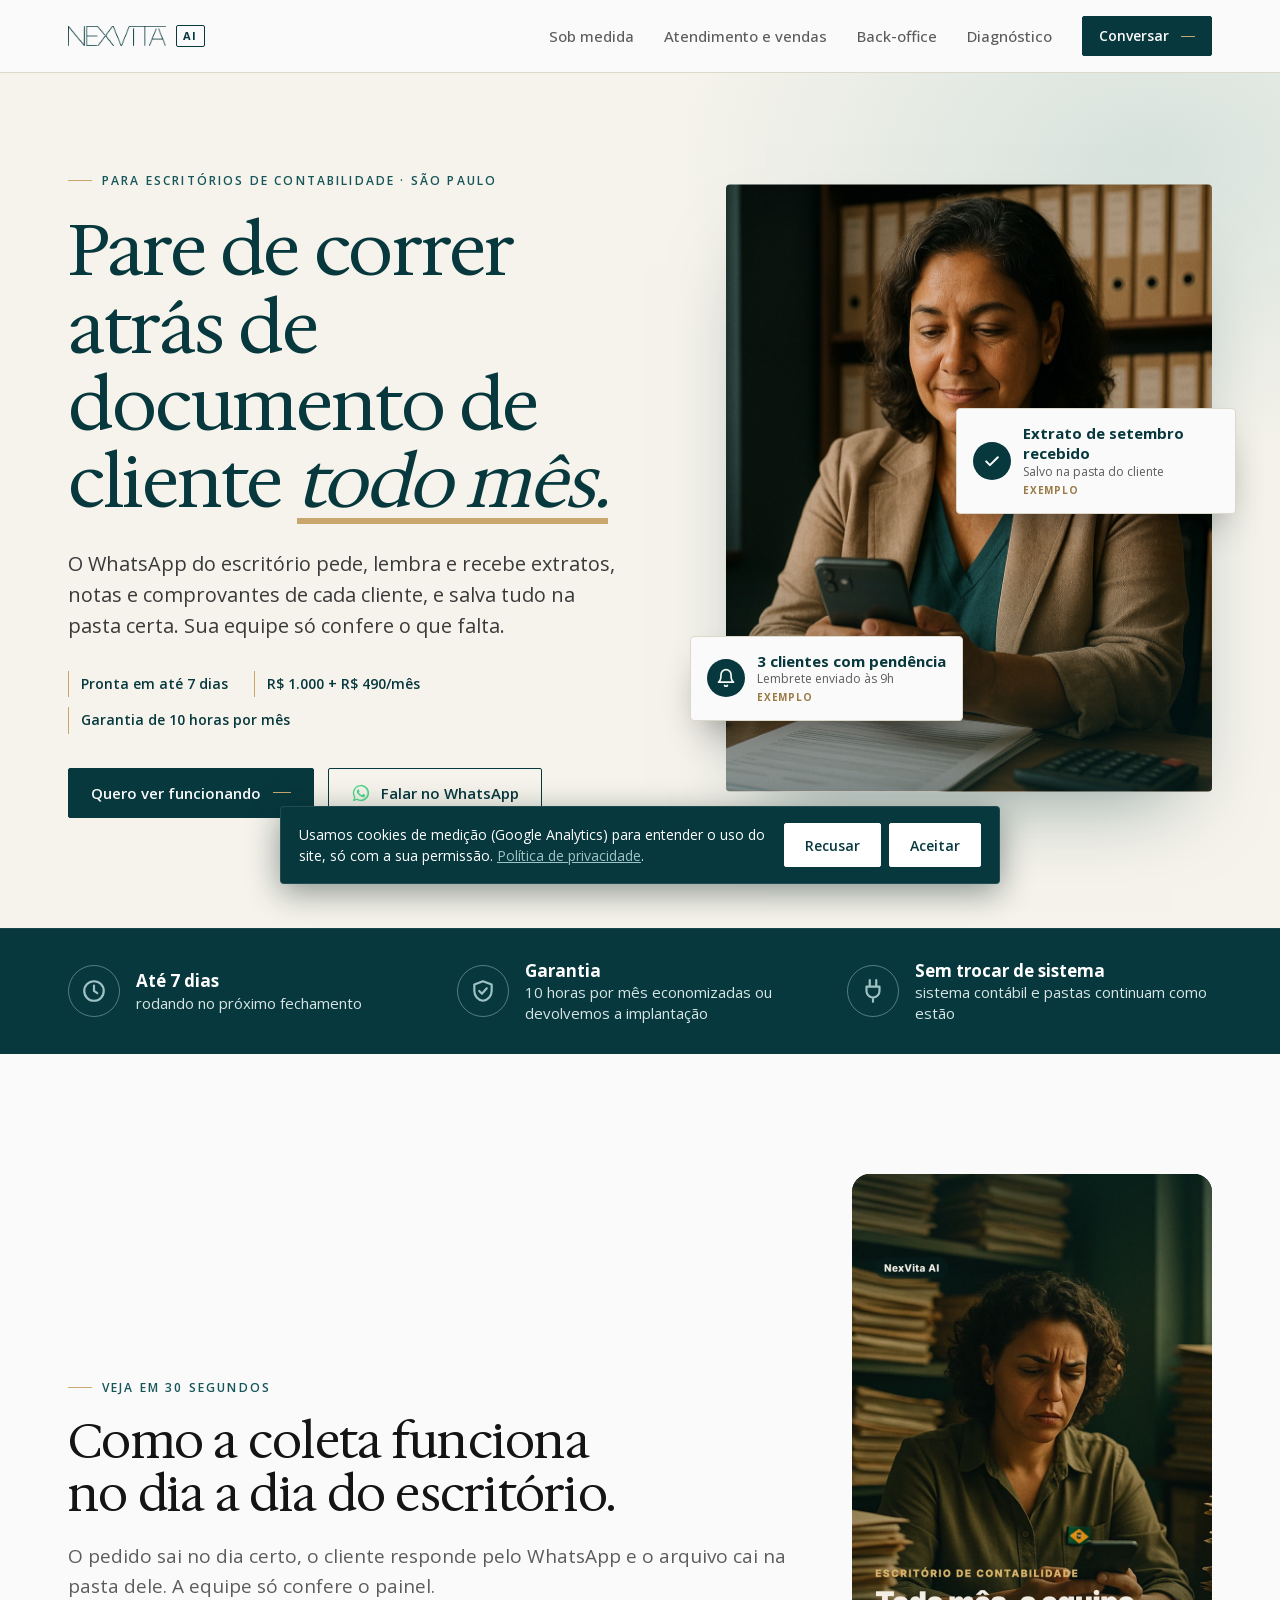
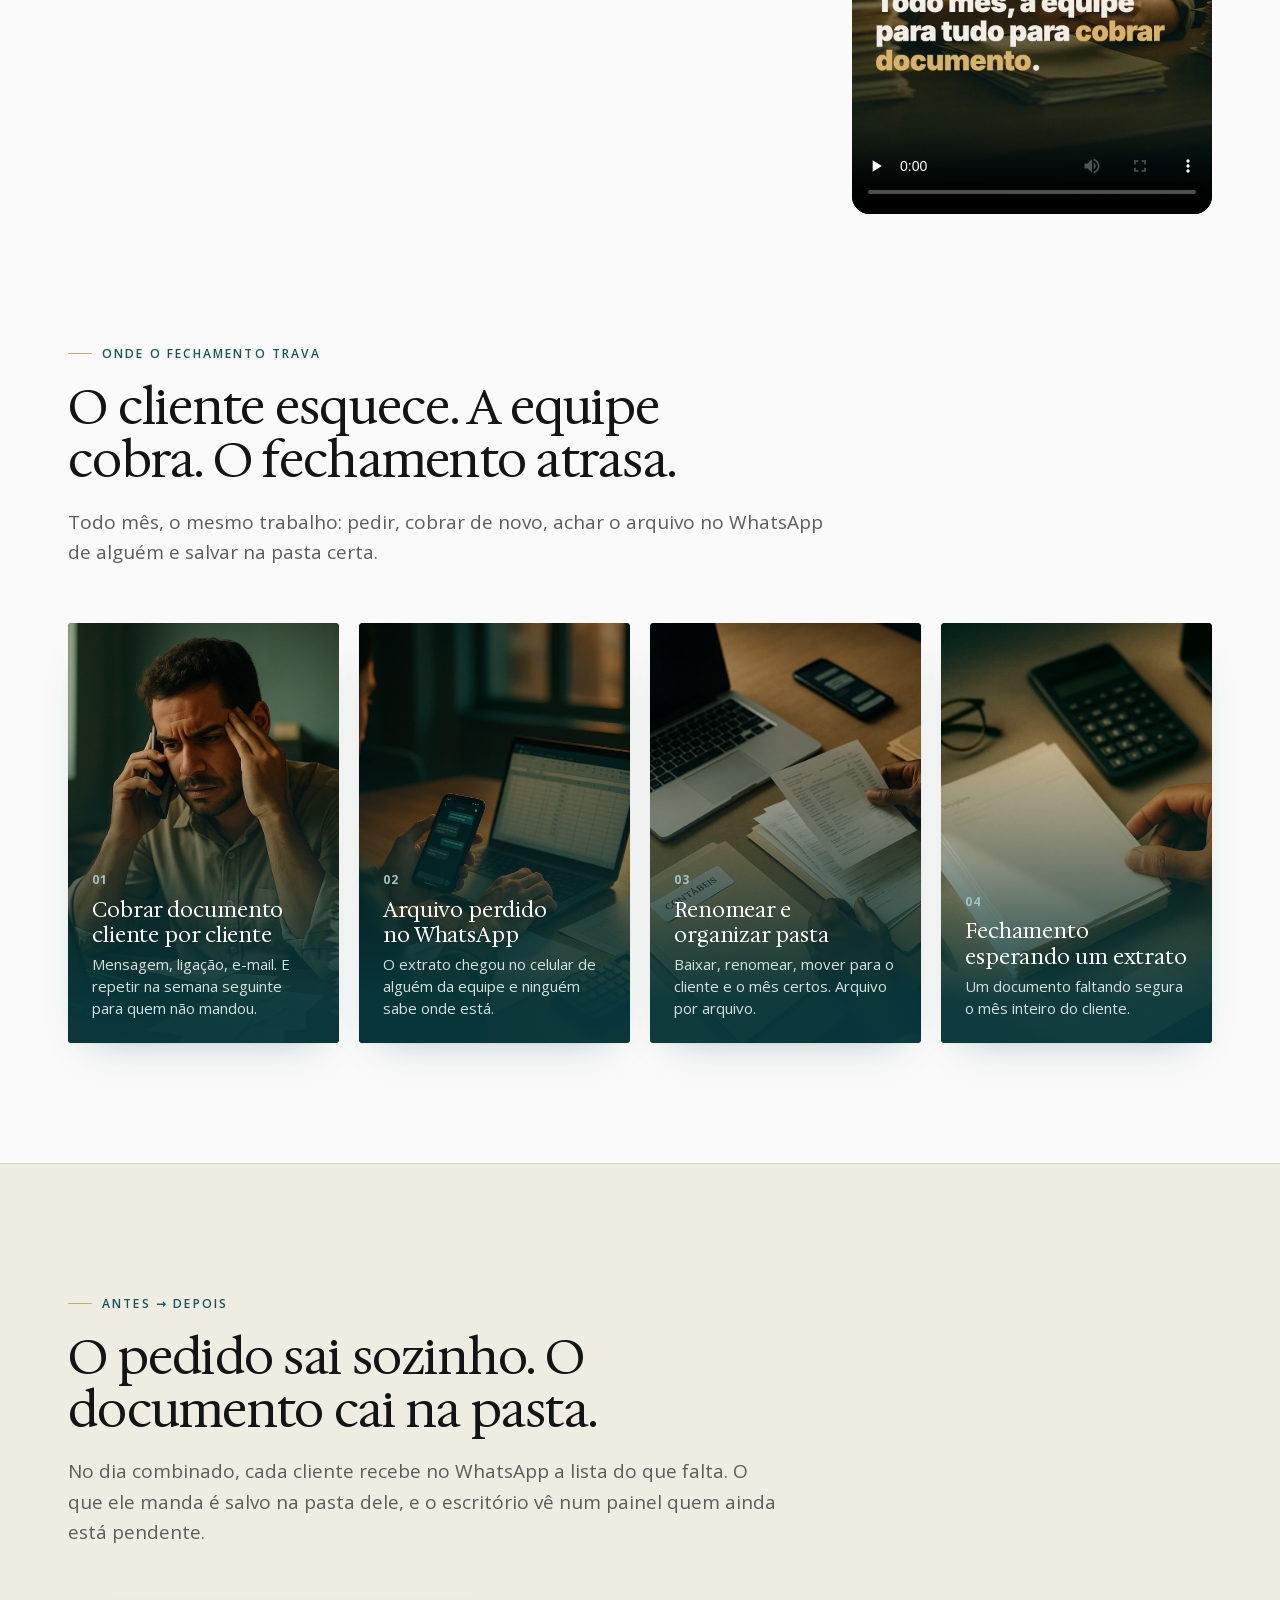
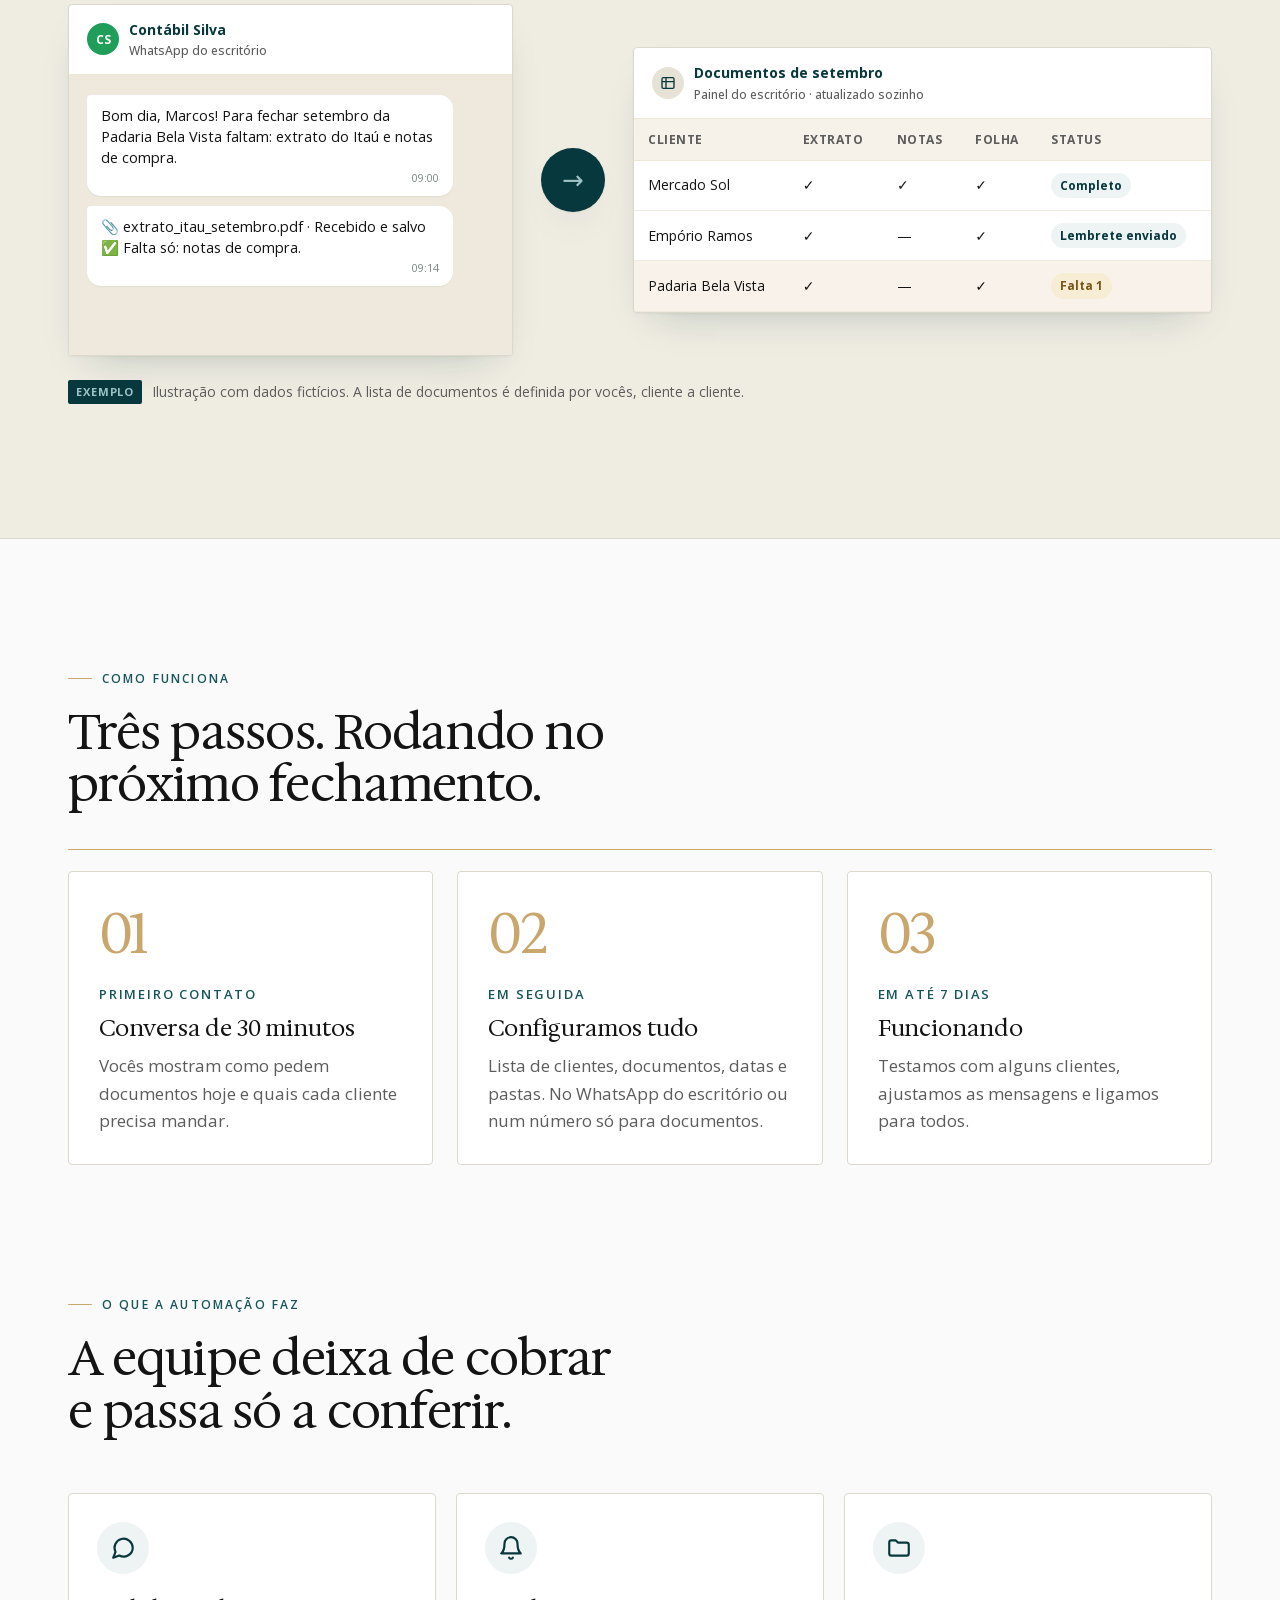
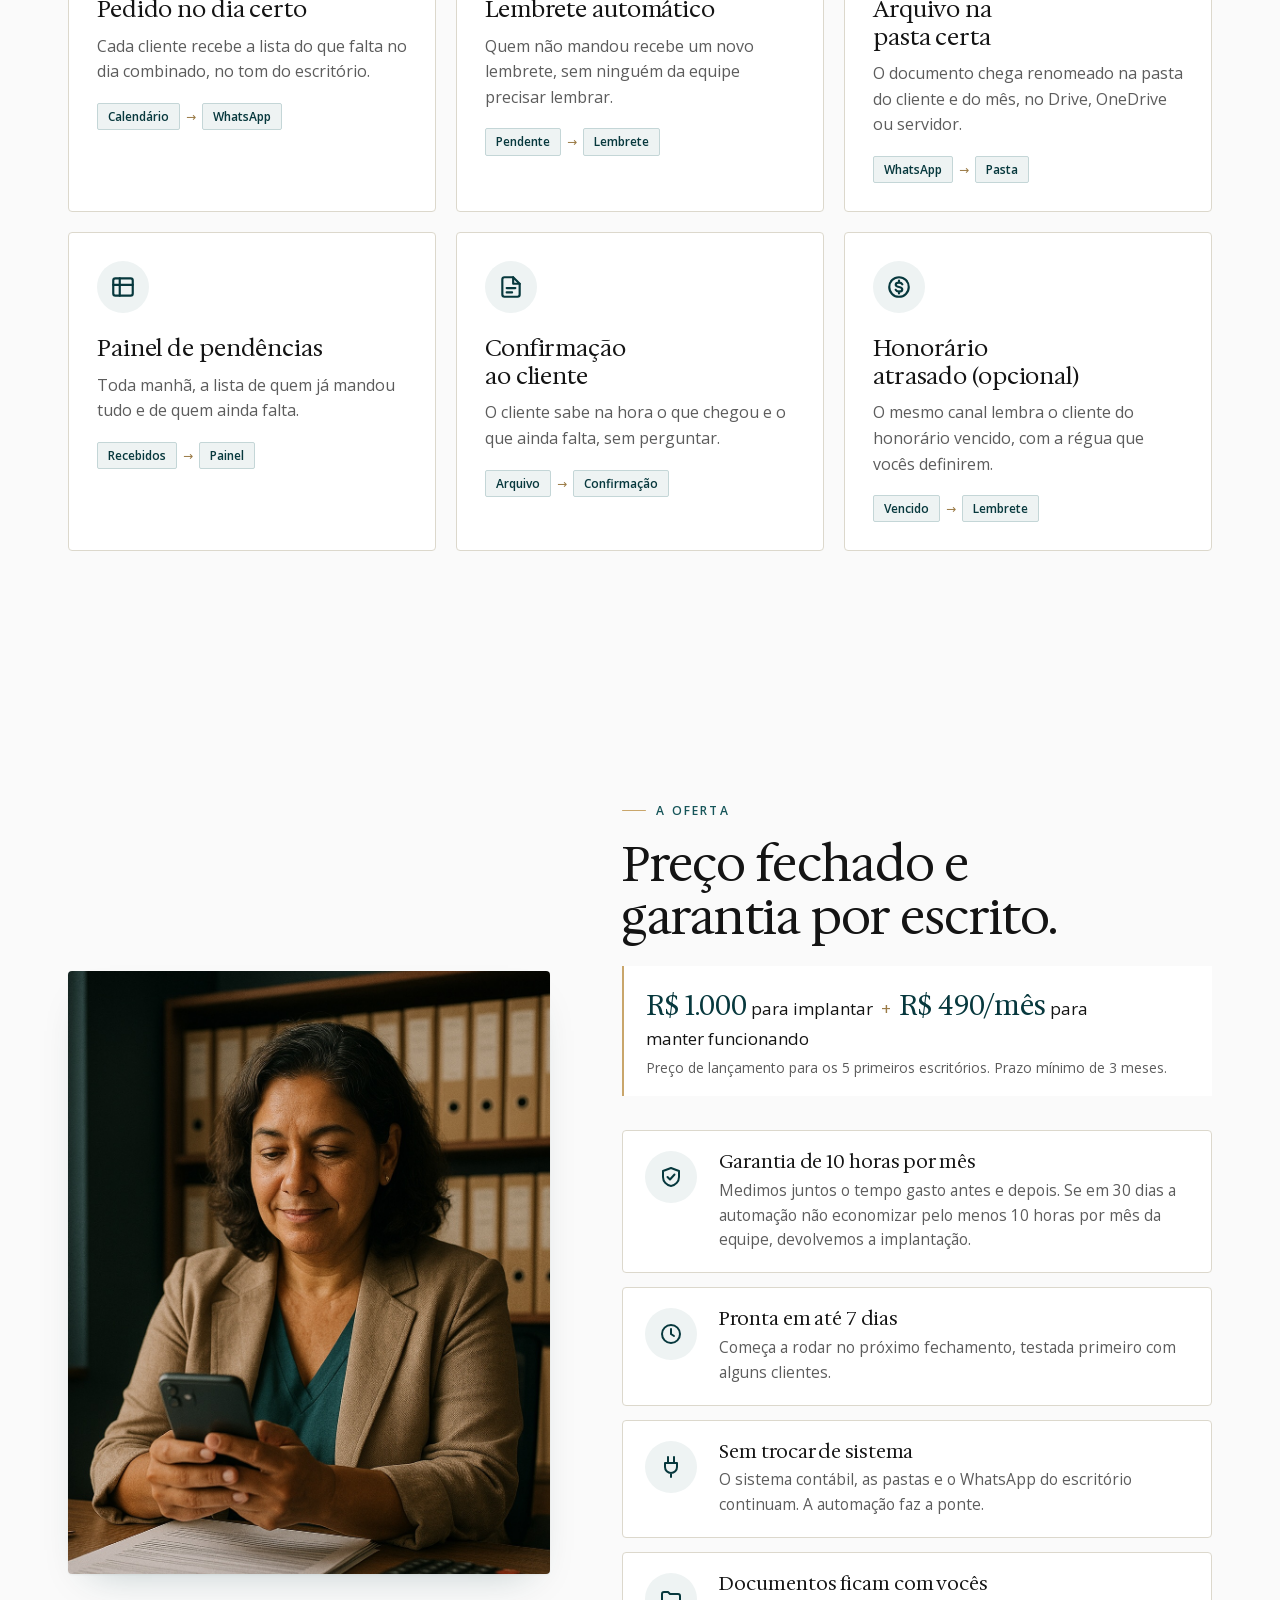
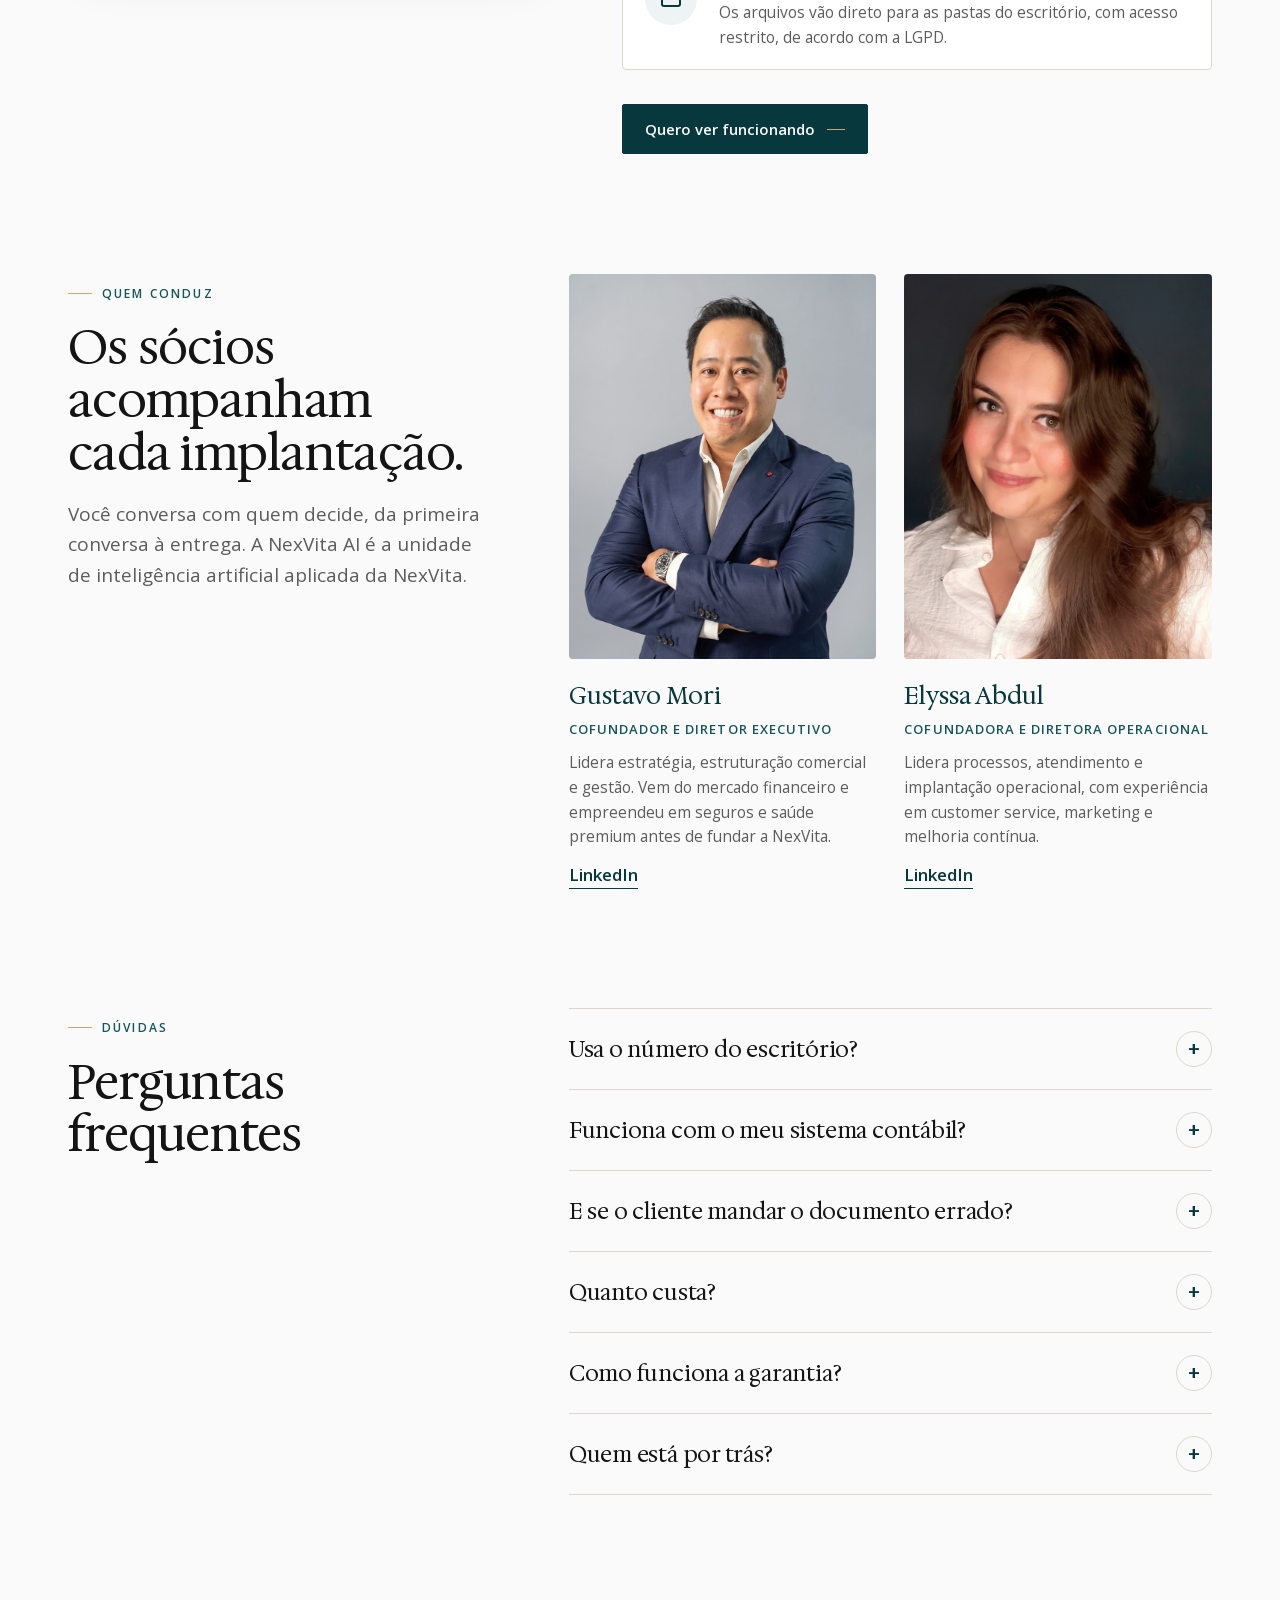
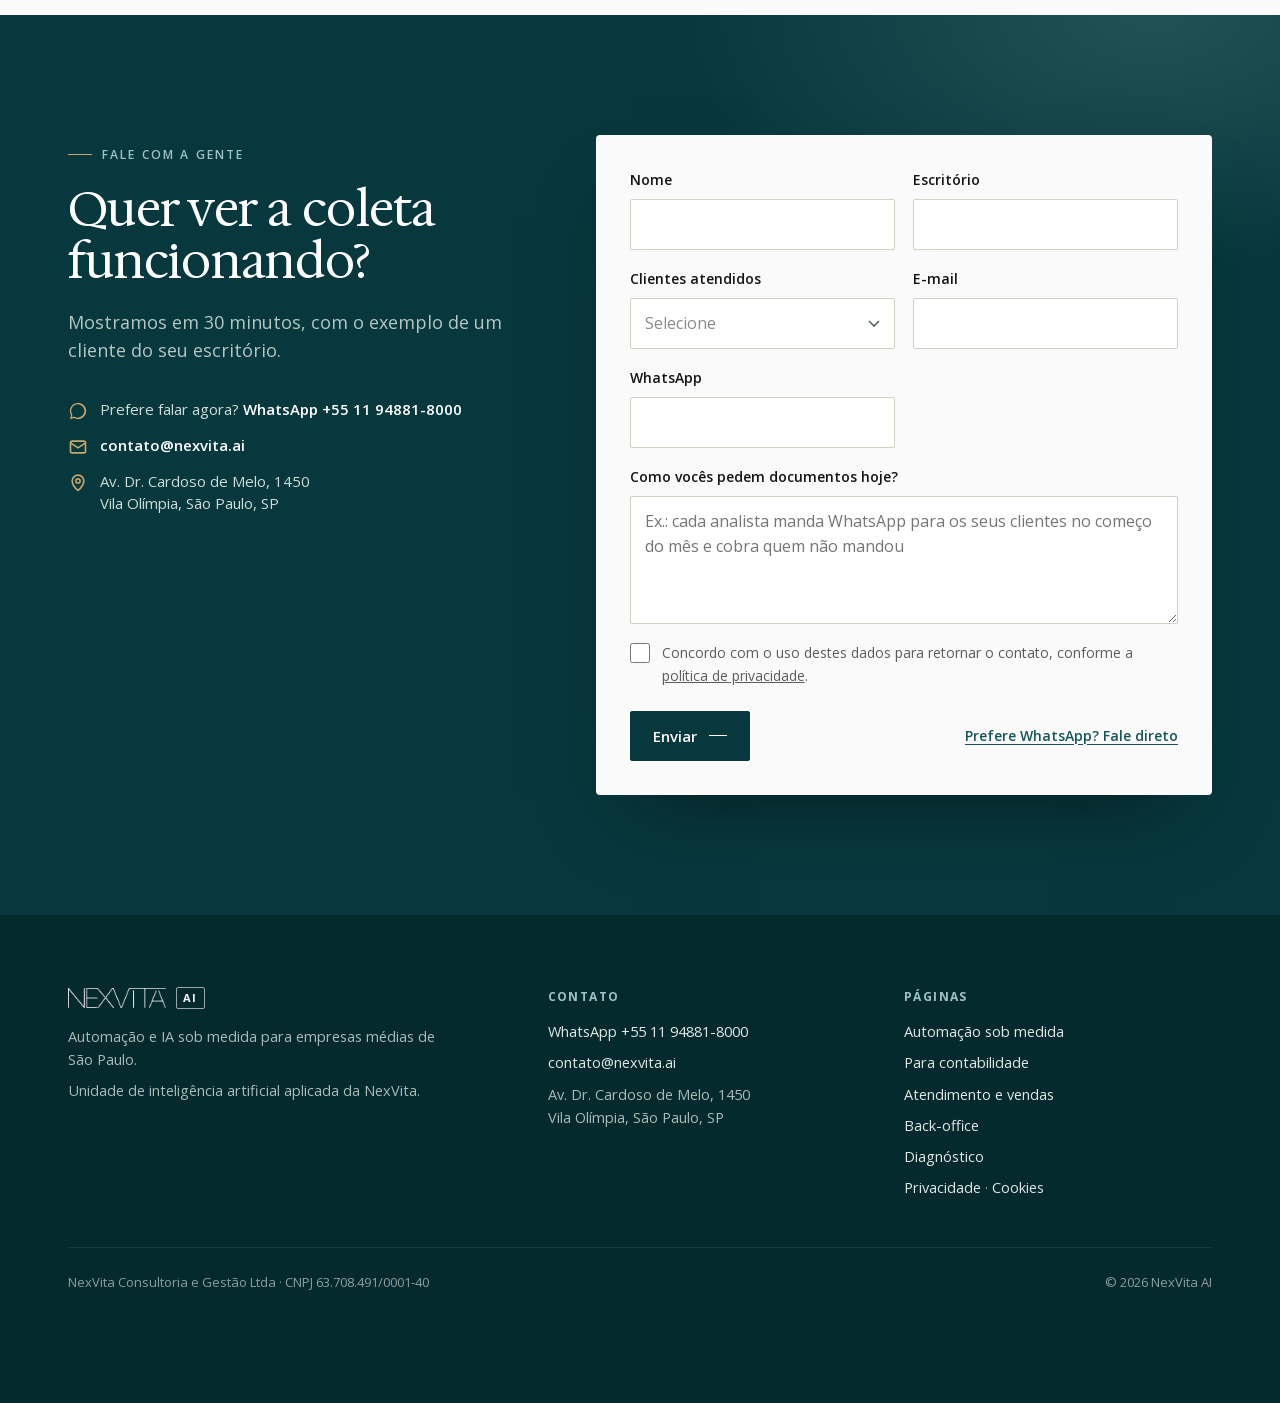
<file: contabilidade/index.html>
<!doctype html>
<html lang="pt-BR">
<head>
<meta charset="utf-8">
<meta name="viewport" content="width=device-width,initial-scale=1">
<script>if("IntersectionObserver" in window)document.documentElement.classList.add("js")</script>
<title>Coleta automática de documentos para escritórios de contabilidade — NexVita AI</title>
<meta name="description" content="O WhatsApp do escritório pede, lembra e recebe extratos, notas e comprovantes de cada cliente, e salva tudo na pasta certa. Pronta em até 7 dias, com garantia.">
<link rel="canonical" href="https://nexvita.ai/contabilidade/">
<meta property="og:title" content="Pare de correr atrás de documento de cliente — NexVita AI">
<meta property="og:description" content="Coleta automática de documentos pelo WhatsApp do escritório. Pronta em até 7 dias, com garantia.">
<meta property="og:url" content="https://nexvita.ai/contabilidade/">
<meta property="og:type" content="website">
<meta property="og:locale" content="pt_BR">
<meta property="og:image" content="https://nexvita.ai/assets/img/contab_hero.jpg">
<meta name="theme-color" content="#0B2B29">
<link rel="icon" href="../assets/favicon.svg" type="image/svg+xml">
<link rel="preload" href="../assets/img/contab_hero.jpg" as="image">
<link rel="stylesheet" href="../assets/site.css?v=20261014e">
<!-- MEDICAO: GA4 (G-KE4MM800WH) só carrega após consentimento, via assets/consent.js. -->
</head>
<body>
<header class="top"><div class="wrap">
  <a class="marca" href="../" aria-label="NexVita AI, início"><img src="../assets/img/marca-petroleo.png" width="973" height="199" alt="NexVita"><b>AI</b></a>
  <nav class="nav" aria-label="Principal">
    <a href="../sob-medida/">Sob medida</a>
    <a href="../whatsapp/">Atendimento e vendas</a>
    <a href="../backoffice/">Back-office</a>
    <a href="../diagnostico/">Diagnóstico</a>
    <a class="btn" href="#conversa">Conversar</a>
  </nav>
</div></header>
<main>

<section class="hero"><div class="wrap">
 <div>
  <div class="eyebrow rv">Para escritórios de contabilidade · São Paulo</div>
  <h1 class="rv d1">Pare de correr atrás de documento de cliente <em>todo mês.</em></h1>
  <p class="lead rv d2">O WhatsApp do escritório pede, lembra e recebe extratos, notas e comprovantes de cada cliente, e salva tudo na pasta certa. Sua equipe só confere o que falta.</p>
  <ul class="selos rv d3"><li>Pronta em até 7 dias</li><li>R$ 1.000 + R$ 490/mês</li><li>Garantia de 10 horas por mês</li></ul>
  <div class="acoes rv d4">
   <a class="btn" href="#conversa">Quero ver funcionando</a>
   <a class="btn-wa" data-wa="hero-contab" href="https://wa.me/5511948818000?text=Ol%C3%A1%2C%20vim%20pelo%20site%20da%20NexVita%20AI%20e%20tenho%20um%20escrit%C3%B3rio%20de%20contabilidade.%20Quero%20ver%20a%20coleta%20autom%C3%A1tica%20de%20documentos." target="_blank" rel="noopener"><svg viewBox="0 0 32 32" width="20" height="20" aria-hidden="true"><path fill="currentColor" d="M16 3a13 13 0 0 0-11.2 19.6L3 29l6.6-1.7A13 13 0 1 0 16 3zm0 23.6c-2 0-4-.6-5.7-1.6l-.4-.2-3.9 1 1-3.8-.3-.4A10.6 10.6 0 1 1 16 26.6zm5.8-7.9c-.3-.2-1.9-.9-2.2-1-.3-.1-.5-.2-.7.2l-1 1.2c-.2.2-.4.2-.7.1-.3-.2-1.4-.5-2.6-1.6-1-.9-1.6-1.9-1.8-2.2-.2-.3 0-.5.1-.7l.5-.6.3-.5v-.5l-1-2.4c-.3-.6-.5-.5-.7-.5h-.6c-.2 0-.6.1-.9.4-.3.3-1.2 1.1-1.2 2.8s1.2 3.2 1.4 3.5c.2.2 2.4 3.6 5.7 5 .8.4 1.4.6 1.9.7.8.3 1.5.2 2.1.1.6-.1 1.9-.8 2.2-1.5.3-.7.3-1.4.2-1.5-.1-.2-.3-.3-.6-.4z"/></svg>Falar no WhatsApp</a>
  </div>
 </div>
 <div class="hero-foto">
  <div class="moldura" data-parallax="0.05"><img src="../assets/img/contab_hero.jpg" width="1024" height="1536" alt="Contadora tranquila olhando o celular no escritório, com pastas de clientes organizadas ao fundo" fetchpriority="high"></div>
  <div class="flutua f2"><span class="ic"><svg width="20" height="20" viewBox="0 0 24 24" fill="none" stroke="currentColor" stroke-width="2.4" stroke-linecap="round" stroke-linejoin="round" aria-hidden="true"><path d="M5 12.5l4.5 4.5L19 7.5"/></svg></span><span><b>Extrato de setembro recebido</b><small>Salvo na pasta do cliente</small><span class="tag">Exemplo</span></span></div>
  <div class="flutua f1"><span class="ic"><svg width="20" height="20" viewBox="0 0 24 24" fill="none" stroke="currentColor" stroke-width="2" stroke-linecap="round" stroke-linejoin="round" aria-hidden="true"><path d="M18 8a6 6 0 0 0-12 0c0 7-3 9-3 9h18s-3-2-3-9M13.7 21a2 2 0 0 1-3.4 0"/></svg></span><span><b>3 clientes com pendência</b><small>Lembrete enviado às 9h</small><span class="tag">Exemplo</span></span></div>
 </div>
</div></section>

<div class="faixa"><div class="wrap">
 <div class="item rv"><span class="num"><svg width="26" height="26" viewBox="0 0 24 24" fill="none" stroke="currentColor" stroke-width="2" stroke-linecap="round" aria-hidden="true"><circle cx="12" cy="12" r="9"/><path d="M12 7v5l3 2"/></svg></span><span><strong>Até 7 dias</strong>rodando no próximo fechamento</span></div>
 <div class="item rv d1"><span class="num"><svg width="26" height="26" viewBox="0 0 24 24" fill="none" stroke="currentColor" stroke-width="2" stroke-linecap="round" stroke-linejoin="round" aria-hidden="true"><path d="M12 3l8 3v6c0 4.5-3.4 8.3-8 9-4.6-.7-8-4.5-8-9V6z"/><path d="M8.5 12l2.5 2.5 4.5-5"/></svg></span><span><strong>Garantia</strong>10 horas por mês economizadas ou devolvemos a implantação</span></div>
 <div class="item rv d2"><span class="num"><svg width="26" height="26" viewBox="0 0 24 24" fill="none" stroke="currentColor" stroke-width="2" stroke-linecap="round" stroke-linejoin="round" aria-hidden="true"><path d="M9 2v6M15 2v6M6 8h12v4a6 6 0 0 1-12 0zM12 18v4"/></svg></span><span><strong>Sem trocar de sistema</strong>sistema contábil e pastas continuam como estão</span></div>
</div></div>

<section class="secao" id="video" style="padding-bottom:0"><div class="wrap" style="display:grid;grid-template-columns:minmax(0,1fr) minmax(0,360px);gap:48px;align-items:center">
 <div class="secao-topo" style="margin:0">
  <div class="eyebrow rv">Veja em 30 segundos</div>
  <h2 class="rv d1">Como a coleta funciona no dia a dia do escritório.</h2>
  <p class="rv d2">O pedido sai no dia certo, o cliente responde pelo WhatsApp e o arquivo cai na pasta dele. A equipe só confere o painel.</p>
 </div>
 <video src="../kit/reels/r13.mp4" poster="../kit/reels/r13_capa.jpg" controls playsinline preload="none" width="360" style="width:100%;max-width:360px;aspect-ratio:9/16;border-radius:18px;background:#0B2B29;justify-self:center"></video>
</div></section>
<style>@media(max-width:760px){#video .wrap{grid-template-columns:1fr!important}}</style>

<section class="secao"><div class="wrap">
 <div class="secao-topo">
  <div class="eyebrow rv">Onde o fechamento trava</div>
  <h2 class="rv d1">O cliente esquece. A equipe cobra. O fechamento atrasa.</h2>
  <p class="rv d2">Todo mês, o mesmo trabalho: pedir, cobrar de novo, achar o arquivo no WhatsApp de alguém e salvar na pasta certa.</p>
 </div>
 <div class="dores">
  <article class="dor rv"><img src="../assets/img/contab_correria.jpg" width="1536" height="1024" alt="Contador estressado ao telefone, com pilhas de comprovantes sobre a mesa" loading="lazy" decoding="async"><div class="n">01</div><h3>Cobrar documento cliente por cliente</h3><p>Mensagem, ligação, e-mail. E repetir na semana seguinte para quem não mandou.</p></article>
  <article class="dor rv d1"><img src="../assets/img/copiando.jpg" width="1000" height="1500" alt="Mãos copiando dados do celular para o notebook" loading="lazy" decoding="async"><div class="n">02</div><h3>Arquivo perdido no WhatsApp</h3><p>O extrato chegou no celular de alguém da equipe e ninguém sabe onde está.</p></article>
  <article class="dor rv d2"><img src="../assets/img/contab_docs.jpg" width="1536" height="1024" alt="Mesa de contador com notebook, celular, extratos e notas sendo separados em pastas" loading="lazy" decoding="async"><div class="n">03</div><h3>Renomear e organizar pasta</h3><p>Baixar, renomear, mover para o cliente e o mês certos. Arquivo por arquivo.</p></article>
  <article class="dor rv d3"><img src="../assets/img/contas_pagar.jpg" width="1600" height="1066" alt="Mão separando boletos e contas sobre a mesa" loading="lazy" decoding="async"><div class="n">04</div><h3>Fechamento esperando um extrato</h3><p>Um documento faltando segura o mês inteiro do cliente.</p></article>
 </div>
</div></section>

<section class="secao" style="background:var(--bege-2);border-top:1px solid var(--linha);border-bottom:1px solid var(--linha)"><div class="wrap">
 <div class="secao-topo">
  <div class="eyebrow rv">Antes → depois</div>
  <h2 class="rv d1">O pedido sai sozinho. O documento cai na pasta.</h2>
  <p class="rv d2">No dia combinado, cada cliente recebe no WhatsApp a lista do que falta. O que ele manda é salvo na pasta dele, e o escritório vê num painel quem ainda está pendente.</p>
 </div>
 <div class="demo rv" aria-label="Animação de exemplo: cliente enviando extrato pelo WhatsApp e o painel de documentos se atualizando">
  <div class="tela">
   <div class="tela-topo"><span class="av verde">CS</span><span>Contábil Silva<small>WhatsApp do escritório</small></span></div>
   <div class="chat">
    <div class="bolha b1">Bom dia, Marcos! Para fechar setembro da Padaria Bela Vista faltam: extrato do Itaú e notas de compra.<time>09:00</time></div>
    <div class="bolha digitando b2" aria-hidden="true"><i></i><i></i><i></i></div>
    <div class="bolha b3">📎 extrato_itau_setembro.pdf · Recebido e salvo ✅ Falta só: notas de compra.<time>09:14</time></div>
   </div>
  </div>
  <div class="seta-demo" aria-hidden="true">→</div>
  <div class="tela">
   <div class="tela-topo"><span class="av"><svg width="16" height="16" viewBox="0 0 24 24" fill="none" stroke="currentColor" stroke-width="2" aria-hidden="true"><rect x="3" y="4" width="18" height="16" rx="2"/><path d="M3 10h18M9 4v16"/></svg></span><span>Documentos de setembro<small>Painel do escritório · atualizado sozinho</small></span></div>
   <div class="planilha-wrap"><table class="planilha">
    <thead><tr><th>Cliente</th><th>Extrato</th><th>Notas</th><th>Folha</th><th>Status</th></tr></thead>
    <tbody>
     <tr><td>Mercado Sol</td><td>✓</td><td>✓</td><td>✓</td><td><span class="st">Completo</span></td></tr>
     <tr><td>Empório Ramos</td><td>✓</td><td>—</td><td>✓</td><td><span class="st">Lembrete enviado</span></td></tr>
     <tr class="nova"><td>Padaria Bela Vista</td><td>✓</td><td>—</td><td>✓</td><td><span class="st novo">Falta 1</span></td></tr>
    </tbody>
   </table></div>
  </div>
 </div>
 <p class="demo-nota"><span class="selo-ex">Exemplo</span> Ilustração com dados fictícios. A lista de documentos é definida por vocês, cliente a cliente.</p>
</div></section>

<section class="secao" id="como"><div class="wrap">
 <div class="secao-topo">
  <div class="eyebrow rv">Como funciona</div>
  <h2 class="rv d1">Três passos. Rodando no próximo fechamento.</h2>
 </div>
 <div class="passos">
  <span class="linha-passos" aria-hidden="true"></span>
  <div class="passo rv"><span class="num">01</span><div class="quando">Primeiro contato</div><h3>Conversa de 30 minutos</h3><p>Vocês mostram como pedem documentos hoje e quais cada cliente precisa mandar.</p></div>
  <div class="passo rv d1"><span class="num">02</span><div class="quando">Em seguida</div><h3>Configuramos tudo</h3><p>Lista de clientes, documentos, datas e pastas. No WhatsApp do escritório ou num número só para documentos.</p></div>
  <div class="passo rv d2"><span class="num">03</span><div class="quando">Em até 7 dias</div><h3>Funcionando</h3><p>Testamos com alguns clientes, ajustamos as mensagens e ligamos para todos.</p></div>
 </div>
</div></section>

<section class="secao" style="padding-top:0"><div class="wrap">
 <div class="secao-topo">
  <div class="eyebrow rv">O que a automação faz</div>
  <h2 class="rv d1">A equipe deixa de cobrar e passa só a conferir.</h2>
 </div>
 <div class="cards">
  <article class="card rv"><div class="ic"><svg viewBox="0 0 24 24" fill="none" stroke="currentColor" stroke-width="2" stroke-linecap="round" stroke-linejoin="round" aria-hidden="true"><path d="M21 11.5a8.4 8.4 0 0 1-12.4 7.4L3 21l2.1-5.4A8.4 8.4 0 1 1 21 11.5z"/></svg></div><h3>Pedido no dia certo</h3><p>Cada cliente recebe a lista do que falta no dia combinado, no tom do escritório.</p><div class="fluxo"><span>Calendário</span><i>→</i><span>WhatsApp</span></div></article>
  <article class="card rv"><div class="ic"><svg viewBox="0 0 24 24" fill="none" stroke="currentColor" stroke-width="2" stroke-linecap="round" stroke-linejoin="round" aria-hidden="true"><path d="M18 8a6 6 0 0 0-12 0c0 7-3 9-3 9h18s-3-2-3-9M13.7 21a2 2 0 0 1-3.4 0"/></svg></div><h3>Lembrete automático</h3><p>Quem não mandou recebe um novo lembrete, sem ninguém da equipe precisar lembrar.</p><div class="fluxo"><span>Pendente</span><i>→</i><span>Lembrete</span></div></article>
  <article class="card rv"><div class="ic"><svg viewBox="0 0 24 24" fill="none" stroke="currentColor" stroke-width="2" stroke-linecap="round" stroke-linejoin="round" aria-hidden="true"><path d="M3 7a2 2 0 0 1 2-2h4l2 2h8a2 2 0 0 1 2 2v8a2 2 0 0 1-2 2H5a2 2 0 0 1-2-2z"/></svg></div><h3>Arquivo na pasta certa</h3><p>O documento chega renomeado na pasta do cliente e do mês, no Drive, OneDrive ou servidor.</p><div class="fluxo"><span>WhatsApp</span><i>→</i><span>Pasta</span></div></article>
  <article class="card rv"><div class="ic"><svg viewBox="0 0 24 24" fill="none" stroke="currentColor" stroke-width="2" stroke-linecap="round" stroke-linejoin="round" aria-hidden="true"><rect x="3" y="4" width="18" height="16" rx="2"/><path d="M3 10h18M9 4v16"/></svg></div><h3>Painel de pendências</h3><p>Toda manhã, a lista de quem já mandou tudo e de quem ainda falta.</p><div class="fluxo"><span>Recebidos</span><i>→</i><span>Painel</span></div></article>
  <article class="card rv"><div class="ic"><svg viewBox="0 0 24 24" fill="none" stroke="currentColor" stroke-width="2" stroke-linecap="round" stroke-linejoin="round" aria-hidden="true"><path d="M14 3H6a2 2 0 0 0-2 2v14a2 2 0 0 0 2 2h12a2 2 0 0 0 2-2V9z"/><path d="M14 3v6h6M8 13h8M8 17h5"/></svg></div><h3>Confirmação ao cliente</h3><p>O cliente sabe na hora o que chegou e o que ainda falta, sem perguntar.</p><div class="fluxo"><span>Arquivo</span><i>→</i><span>Confirmação</span></div></article>
  <article class="card rv"><div class="ic"><svg viewBox="0 0 24 24" fill="none" stroke="currentColor" stroke-width="2" stroke-linecap="round" stroke-linejoin="round" aria-hidden="true"><circle cx="12" cy="12" r="9"/><path d="M15 9.5c-.5-1-1.6-1.5-3-1.5-1.7 0-3 .8-3 2s1.2 1.7 3 2 3 .9 3 2.2-1.3 2-3 2c-1.4 0-2.6-.6-3-1.6M12 6v2M12 16v2"/></svg></div><h3>Honorário atrasado (opcional)</h3><p>O mesmo canal lembra o cliente do honorário vencido, com a régua que vocês definirem.</p><div class="fluxo"><span>Vencido</span><i>→</i><span>Lembrete</span></div></article>
 </div>
</div></section>

<section class="secao"><div class="wrap oferta">
 <div class="oferta-foto rv"><img src="../assets/img/contab_hero.jpg" width="1024" height="1536" alt="Contadora tranquila olhando o celular no escritório" loading="lazy" decoding="async" data-parallax="0.06"></div>
 <div>
  <div class="eyebrow rv">A oferta</div>
  <h2 class="rv d1" style="margin-top:18px">Preço fechado e garantia por escrito.</h2>
  <p class="preco-lanc rv d1"><strong>R$ 1.000</strong> para implantar <span>+</span> <strong>R$ 490/mês</strong> para manter funcionando<small>Preço de lançamento para os 5 primeiros escritórios. Prazo mínimo de 3 meses.</small></p>
  <div class="pilares">
   <div class="pilar rv"><span class="ic"><svg width="24" height="24" viewBox="0 0 24 24" fill="none" stroke="currentColor" stroke-width="2" stroke-linecap="round" stroke-linejoin="round" aria-hidden="true"><path d="M12 3l8 3v6c0 4.5-3.4 8.3-8 9-4.6-.7-8-4.5-8-9V6z"/><path d="M8.5 12l2.5 2.5 4.5-5"/></svg></span><div><h3>Garantia de 10 horas por mês</h3><p>Medimos juntos o tempo gasto antes e depois. Se em 30 dias a automação não economizar pelo menos 10 horas por mês da equipe, devolvemos a implantação.</p></div></div>
   <div class="pilar rv d1"><span class="ic"><svg width="24" height="24" viewBox="0 0 24 24" fill="none" stroke="currentColor" stroke-width="2" stroke-linecap="round" aria-hidden="true"><circle cx="12" cy="12" r="9"/><path d="M12 7v5l3 2"/></svg></span><div><h3>Pronta em até 7 dias</h3><p>Começa a rodar no próximo fechamento, testada primeiro com alguns clientes.</p></div></div>
   <div class="pilar rv d2"><span class="ic"><svg width="24" height="24" viewBox="0 0 24 24" fill="none" stroke="currentColor" stroke-width="2" stroke-linecap="round" stroke-linejoin="round" aria-hidden="true"><path d="M9 2v6M15 2v6M6 8h12v4a6 6 0 0 1-12 0zM12 18v4"/></svg></span><div><h3>Sem trocar de sistema</h3><p>O sistema contábil, as pastas e o WhatsApp do escritório continuam. A automação faz a ponte.</p></div></div>
   <div class="pilar rv d3"><span class="ic"><svg width="24" height="24" viewBox="0 0 24 24" fill="none" stroke="currentColor" stroke-width="2" stroke-linecap="round" stroke-linejoin="round" aria-hidden="true"><path d="M3 7a2 2 0 0 1 2-2h4l2 2h8a2 2 0 0 1 2 2v8a2 2 0 0 1-2 2H5a2 2 0 0 1-2-2z"/></svg></span><div><h3>Documentos ficam com vocês</h3><p>Os arquivos vão direto para as pastas do escritório, com acesso restrito, de acordo com a LGPD.</p></div></div>
  </div>
  <div class="acoes rv"><a class="btn" href="#conversa">Quero ver funcionando</a></div>
 </div>
</div></section>

<section class="secao socios-secao"><div class="wrap duas">
 <div class="secao-topo rv"><div class="eyebrow">Quem conduz</div><h2>Os sócios acompanham cada implantação.</h2><p>Você conversa com quem decide, da primeira conversa à entrega. A NexVita AI é a unidade de inteligência artificial aplicada da NexVita.</p></div>
 <div class="socios">
  <figure class="socio rv d1"><div class="ph"><img src="../assets/img/gustavo-mori.jpg" alt="Gustavo Mori" width="821" height="1100" loading="lazy"></div><figcaption><b>Gustavo Mori</b><span>Cofundador e diretor executivo</span><p>Lidera estratégia, estruturação comercial e gestão. Vem do mercado financeiro e empreendeu em seguros e saúde premium antes de fundar a NexVita.</p><a class="link" href="https://www.linkedin.com/in/gustavomori2" target="_blank" rel="noopener">LinkedIn</a></figcaption></figure>
  <figure class="socio rv d2"><div class="ph"><img src="../assets/img/elyssa-abdul.jpg" alt="Elyssa Abdul" width="730" height="1100" loading="lazy"></div><figcaption><b>Elyssa Abdul</b><span>Cofundadora e diretora operacional</span><p>Lidera processos, atendimento e implantação operacional, com experiência em customer service, marketing e melhoria contínua.</p><a class="link" href="https://www.linkedin.com/in/elyssa-abdul" target="_blank" rel="noopener">LinkedIn</a></figcaption></figure>
 </div>
</div></section>
<section class="secao" style="padding-top:0"><div class="wrap duas">
 <div><div class="eyebrow rv">Dúvidas</div><h2 class="rv d1">Perguntas frequentes</h2></div>
 <div class="rv d1">
  <details><summary>Usa o número do escritório?</summary><p>Pode usar o WhatsApp atual do escritório ou um número novo só para documentos. A conexão é pela API oficial do WhatsApp, da Meta.</p></details>
  <details><summary>Funciona com o meu sistema contábil?</summary><p>Sim. Os documentos chegam nas pastas que a equipe já usa, prontos para o sistema contábil. Quando o sistema permite integração, também dá para enviar direto para ele.</p></details>
  <details><summary>E se o cliente mandar o documento errado?</summary><p>A automação confere o tipo de arquivo e o mês. Se tiver dúvida, marca no painel para a equipe olhar, e o cliente é avisado do que ainda falta.</p></details>
  <details><summary>Quanto custa?</summary><p>Preço de lançamento para os 5 primeiros escritórios: R$ 1.000 para implantar e R$ 490 por mês para manter funcionando, com prazo mínimo de 3 meses. Inclui a coleta de documentos para todos os clientes do escritório, os lembretes e o painel.</p></details>
  <details><summary>Como funciona a garantia?</summary><p>Antes de começar, medimos com vocês quanto tempo a equipe gasta por mês pedindo e organizando documentos. Se depois de 30 dias rodando a economia for menor que 10 horas por mês, devolvemos os R$ 1.000 da implantação.</p></details>
  <details><summary>Quem está por trás?</summary><p>A NexVita AI é a unidade de inteligência artificial aplicada da NexVita, empresa de gestão e operação com sede na Vila Olímpia, em São Paulo.</p></details>
 </div>
</div></section>

<section class="escuro secao" id="conversa">
 <div class="wrap form-area">
  <div class="form-lado">
   <div class="eyebrow">Fale com a gente</div>
   <h2>Quer ver a coleta funcionando?</h2>
   <p class="muted" style="margin-top:20px;font-size:18px">Mostramos em 30 minutos, com o exemplo de um cliente do seu escritório.</p>
   <div class="contato-direto">
    <div class="linha-c"><svg width="20" height="20" viewBox="0 0 32 32" aria-hidden="true"><path fill="currentColor" d="M16 3a13 13 0 0 0-11.2 19.6L3 29l6.6-1.7A13 13 0 1 0 16 3zm0 23.6c-2 0-4-.6-5.7-1.6l-.4-.2-3.9 1 1-3.8-.3-.4A10.6 10.6 0 1 1 16 26.6z"/></svg><span>Prefere falar agora? <a data-wa="lado-form" href="https://wa.me/5511948818000?text=Ol%C3%A1%2C%20vim%20pelo%20site%20da%20NexVita%20AI%20e%20tenho%20um%20escrit%C3%B3rio%20de%20contabilidade." target="_blank" rel="noopener">WhatsApp +55 11 94881-8000</a></span></div>
    <div class="linha-c"><svg width="20" height="20" viewBox="0 0 24 24" fill="none" stroke="currentColor" stroke-width="2" aria-hidden="true"><rect x="3" y="5" width="18" height="14" rx="2"/><path d="M3 7l9 6 9-6"/></svg><a href="mailto:contato@nexvita.ai">contato@nexvita.ai</a></div>
    <div class="linha-c"><svg width="20" height="20" viewBox="0 0 24 24" fill="none" stroke="currentColor" stroke-width="2" aria-hidden="true"><path d="M12 21s-7-6.2-7-11.5a7 7 0 0 1 14 0C19 14.8 12 21 12 21z"/><circle cx="12" cy="9.5" r="2.5"/></svg><span>Av. Dr. Cardoso de Melo, 1450<br>Vila Olímpia, São Paulo, SP</span></div>
   </div>
  </div>
  <form class="contato" data-oferta="contabilidade" novalidate>
   <div class="campos">
    <div class="campo"><label for="nome-ct">Nome</label><input id="nome-ct" name="nome" autocomplete="name" required></div>
    <div class="campo"><label for="empresa-ct">Escritório</label><input id="empresa-ct" name="empresa" autocomplete="organization" required></div>
    <div class="campo"><label for="porte-ct">Clientes atendidos</label>
     <select id="porte-ct" name="porte" required><option value="">Selecione</option><option>Até 50</option><option>50 a 150</option><option>150 a 400</option><option>Mais de 400</option></select></div>
    <div class="campo"><label for="email-ct">E-mail</label><input id="email-ct" name="email" type="email" autocomplete="email" required></div>
    <div class="campo"><label for="tel-ct">WhatsApp</label><input id="tel-ct" name="telefone" type="tel" autocomplete="tel"></div>
    <div class="campo cheio"><label for="proc-ct">Como vocês pedem documentos hoje?</label><textarea id="proc-ct" name="processo" rows="4" placeholder="Ex.: cada analista manda WhatsApp para os seus clientes no começo do mês e cobra quem não mandou"></textarea></div>
    <label class="aceite"><input type="checkbox" name="aceite" required> Concordo com o uso destes dados para retornar o contato, conforme a <a href="../privacidade/">política de privacidade</a>.</label>
    <div class="hp" aria-hidden="true"><input name="website" tabindex="-1" autocomplete="off"></div>
   </div>
   <div class="form-rodape"><button class="btn" type="submit">Enviar</button><span class="status" role="status" aria-live="polite"></span></div>
  </form>
 </div>
</section>
</main>
<footer><div class="wrap">
 <div><a class="marca" href="../" aria-label="NexVita AI, início"><img src="../assets/img/marca-papel.png" width="973" height="199" alt="NexVita"><b>AI</b></a><p>Automação e IA sob medida para empresas médias de São Paulo.</p><p>Unidade de inteligência artificial aplicada da NexVita.</p></div>
 <div><h4>Contato</h4><ul>
  <li><a data-wa="rodape" href="https://wa.me/5511948818000?text=Ol%C3%A1%2C%20vim%20pelo%20site%20da%20NexVita%20AI%20e%20tenho%20um%20escrit%C3%B3rio%20de%20contabilidade." target="_blank" rel="noopener">WhatsApp +55 11 94881-8000</a></li>
  <li><a href="mailto:contato@nexvita.ai">contato@nexvita.ai</a></li>
  <li>Av. Dr. Cardoso de Melo, 1450<br>Vila Olímpia, São Paulo, SP</li>
 </ul></div>
 <div><h4>Páginas</h4><ul>
  <li><a href="../sob-medida/">Automação sob medida</a></li>
  <li><a href="../contabilidade/">Para contabilidade</a></li>
  <li><a href="../whatsapp/">Atendimento e vendas</a></li>
  <li><a href="../backoffice/">Back-office</a></li>
  <li><a href="../diagnostico/">Diagnóstico</a></li>
  <li><a href="../privacidade/">Privacidade</a> · <a href="#" data-cookies>Cookies</a></li>
 </ul></div>
 <div class="legal"><span>NexVita Consultoria e Gestão Ltda · CNPJ 63.708.491/0001-40</span><span>© 2026 NexVita AI</span></div>
</div></footer>
<script src="../assets/consent.js" defer></script>
<script src="../assets/site.js?v=20261009" defer></script>
<script src="../assets/motion.js?v=20261014" defer></script>
</body>
</html>
</file>
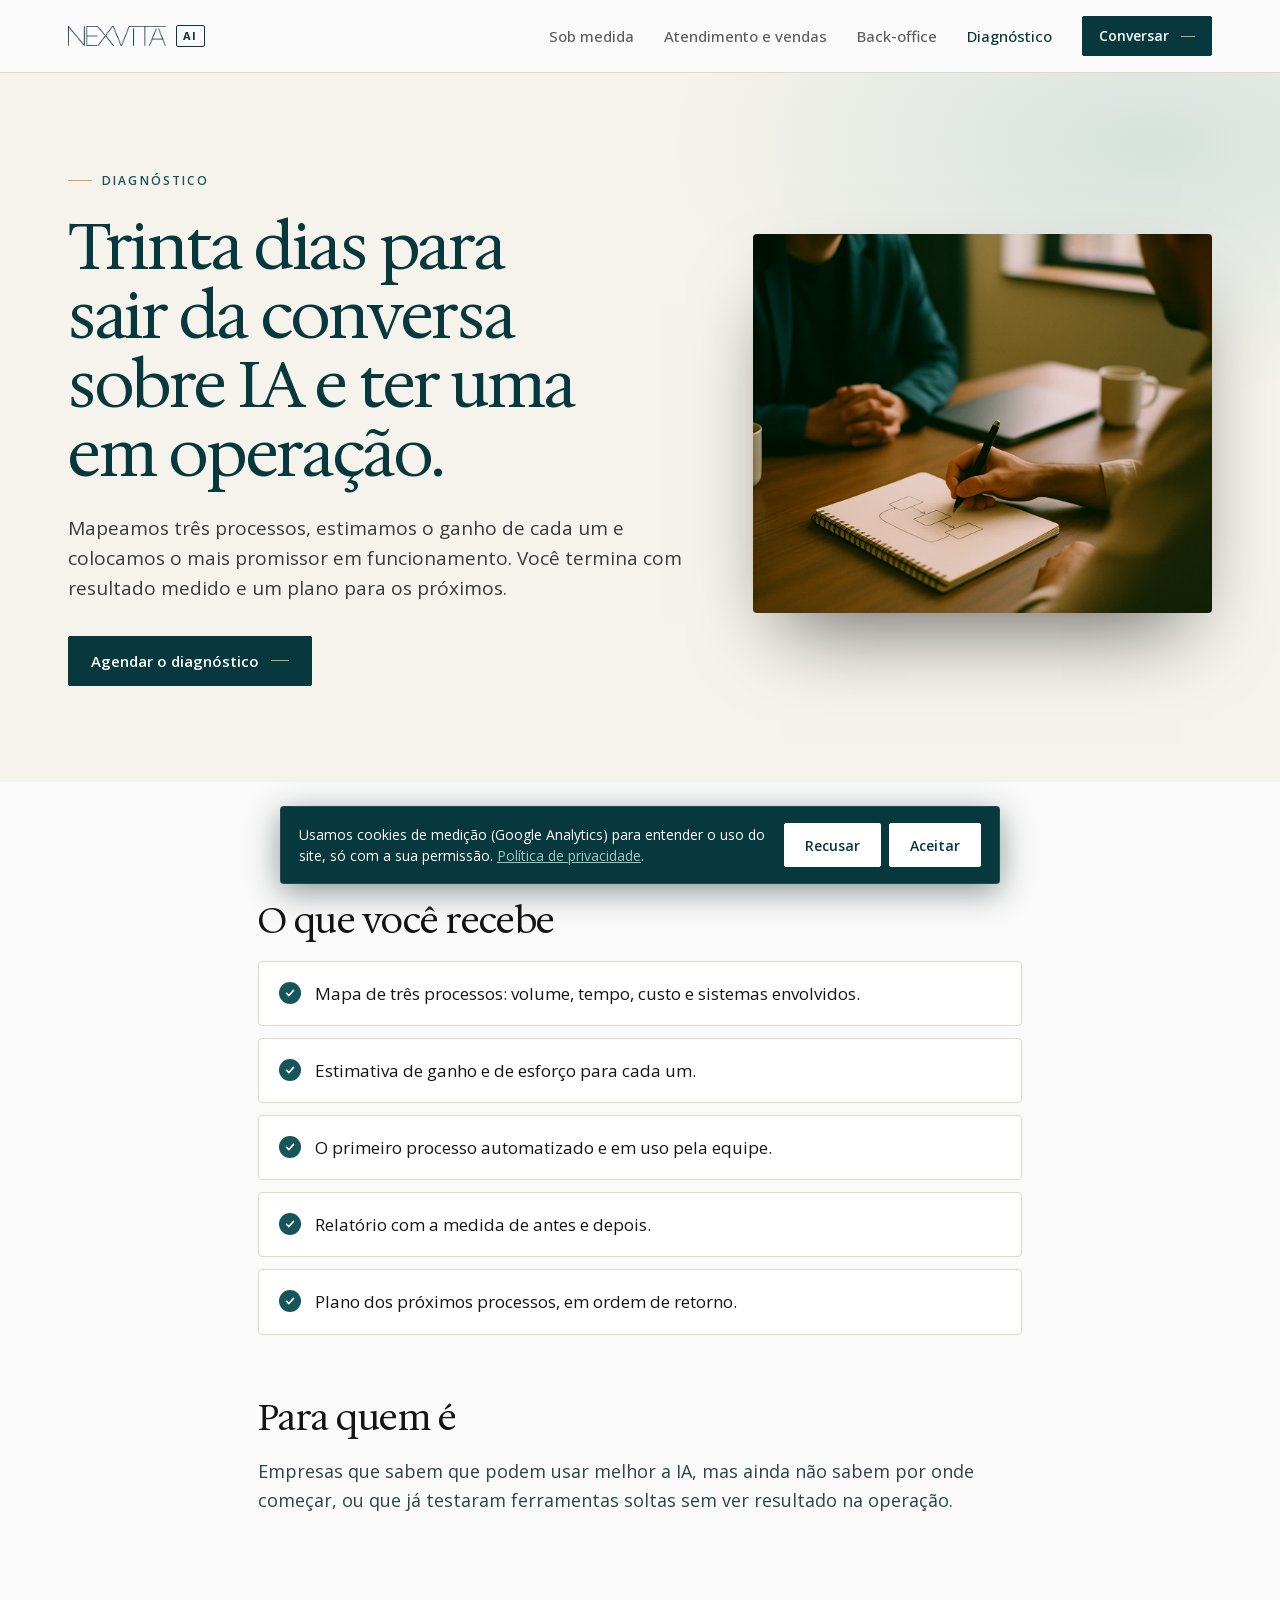
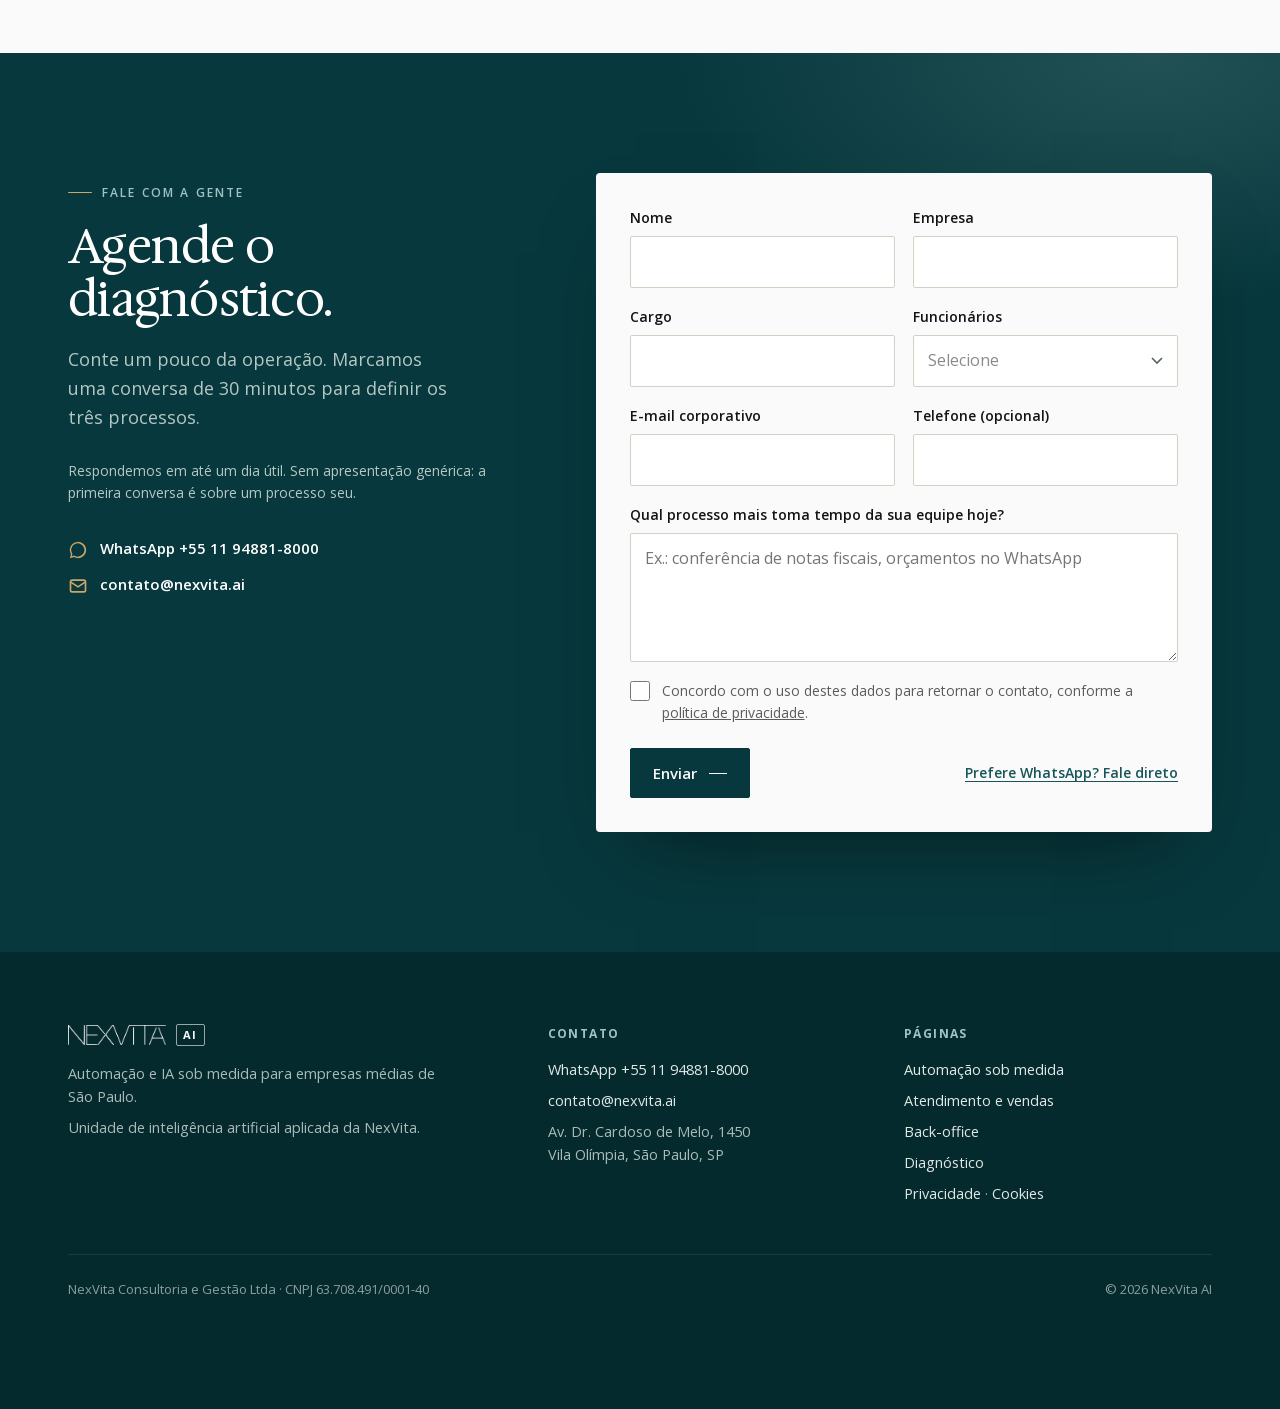
<file: diagnostico/index.html>
<!doctype html>
<html lang="pt-BR">
<head>
<meta charset="utf-8">
<meta name="viewport" content="width=device-width,initial-scale=1">
<script>if("IntersectionObserver" in window)document.documentElement.classList.add("js")</script>
<title>Diagnóstico de IA com entrega em 30 dias — NexVita AI</title>
<meta name="description" content="Mapeamos três processos da sua empresa, estimamos o ganho de cada um e colocamos o&nbsp;primeiro em funcionamento em 30 dias.">
<link rel="canonical" href="https://nexvita.ai/diagnostico/">
<meta property="og:title" content="Diagnóstico de IA com entrega em 30 dias — NexVita AI">
<meta property="og:description" content="Mapeamos três processos da sua empresa, estimamos o ganho de cada um e colocamos o&nbsp;primeiro em funcionamento em 30 dias.">
<meta property="og:url" content="https://nexvita.ai/diagnostico/">
<meta property="og:type" content="website">
<meta property="og:locale" content="pt_BR">
<meta name="theme-color" content="#0B2B29">
<link rel="icon" href="../assets/favicon.svg" type="image/svg+xml">
<link rel="stylesheet" href="../assets/site.css?v=20261014e">
<!-- MEDICAO: GA4 (G-KE4MM800WH) só carrega após consentimento, via assets/consent.js. Meta Pixel: não instalado. -->
</head>
<body>
<header class="top"><div class="wrap">
  <a class="marca" href="../" aria-label="NexVita AI, início"><img src="../assets/img/marca-petroleo.png" width="973" height="199" alt="NexVita"><b>AI</b></a>
  <nav class="nav" aria-label="Principal">
    <a href="../sob-medida/">Sob medida</a>
    <a href="../whatsapp/">Atendimento e vendas</a>
    <a href="../backoffice/">Back-office</a>
    <a href="../diagnostico/" aria-current="page">Diagnóstico</a>
    <a class="btn" href="#conversa">Conversar</a>
  </nav>
</div></header>
<main>

<section class="oferta-topo"><div class="wrap grid-topo">
 <div>
 <div class="rot rv">Diagnóstico</div>
 <h1 class="rv d1">Trinta dias para sair da conversa sobre IA e ter uma em operação.</h1>
 <p class="lead rv d2">Mapeamos três processos, estimamos o ganho de cada um e colocamos o mais promissor em funcionamento. Você termina com resultado medido e um plano para os próximos.</p>
 <div class="acoes rv d3"><a class="btn" href="#conversa">Agendar o diagnóstico</a></div>
 </div>
 <div class="foto-topo"><img src="../assets/img/conversa_processo.jpg" width="1600" height="1066" alt="Duas pessoas desenhando um fluxo de processo em um caderno" fetchpriority="high"></div>
</div></section>
<section class="secao"><div class="wrap texto">
 <h2 class="rv">O que você recebe</h2>
 <ul class="rv d1">
  <li>Mapa de três processos: volume, tempo, custo e sistemas envolvidos.</li>
  <li>Estimativa de ganho e de esforço para cada um.</li>
  <li>O primeiro processo automatizado e em uso pela equipe.</li>
  <li>Relatório com a medida de antes e depois.</li>
  <li>Plano dos próximos processos, em ordem de retorno.</li>
 </ul>
 <h2 class="rv">Para quem é</h2>
 <p class="rv d1">Empresas que sabem que podem usar melhor a IA, mas ainda não sabem por onde começar, ou que já testaram ferramentas soltas sem ver resultado na operação.</p>
</div></section>

<div class="entalhe" aria-hidden="true"></div>
<section class="escuro secao" id="conversa">
 <div class="wrap form-area">
  <div class="form-lado">
   <div class="eyebrow">Fale com a gente</div>
   <h2>Agende o diagnóstico.</h2>
   <p class="muted" style="margin-top:20px;font-size:18px">Conte um pouco da operação. Marcamos uma conversa de 30 minutos para definir os três processos.</p>
   <p class="muted small" style="margin-top:28px">Respondemos em até um dia útil. Sem apresentação genérica: a primeira conversa é sobre um processo seu.</p>
   <div class="contato-direto">
    <div class="linha-c"><svg width="20" height="20" viewBox="0 0 32 32" aria-hidden="true"><path fill="currentColor" d="M16 3a13 13 0 0 0-11.2 19.6L3 29l6.6-1.7A13 13 0 1 0 16 3zm0 23.6c-2 0-4-.6-5.7-1.6l-.4-.2-3.9 1 1-3.8-.3-.4A10.6 10.6 0 1 1 16 26.6z"/></svg><a data-wa="lado-form" href="https://wa.me/5511948818000?text=Ol%C3%A1%2C%20vim%20pelo%20site%20da%20NexVita%20AI%20(diagnostico)%20e%20quero%20conversar%20sobre%20um%20processo%20da%20minha%20empresa." target="_blank" rel="noopener">WhatsApp +55 11 94881-8000</a></div>
    <div class="linha-c"><svg width="20" height="20" viewBox="0 0 24 24" fill="none" stroke="currentColor" stroke-width="2" aria-hidden="true"><rect x="3" y="5" width="18" height="14" rx="2"/><path d="M3 7l9 6 9-6"/></svg><a href="mailto:contato@nexvita.ai">contato@nexvita.ai</a></div>
   </div>
  </div>
  <form class="contato" data-oferta="diagnostico" novalidate>
   <div class="campos">
    <div class="campo"><label for="nome-diagnostico">Nome</label><input id="nome-diagnostico" name="nome" autocomplete="name" required></div>
    <div class="campo"><label for="empresa-diagnostico">Empresa</label><input id="empresa-diagnostico" name="empresa" autocomplete="organization" required></div>
    <div class="campo"><label for="cargo-diagnostico">Cargo</label><input id="cargo-diagnostico" name="cargo" autocomplete="organization-title"></div>
    <div class="campo"><label for="porte-diagnostico">Funcionários</label>
     <select id="porte-diagnostico" name="porte" required><option value="">Selecione</option><option>Até 20</option><option>20 a 49</option><option>50 a 249</option><option>250 a 999</option><option>1.000 ou mais</option></select></div>
    <div class="campo"><label for="email-diagnostico">E-mail corporativo</label><input id="email-diagnostico" name="email" type="email" autocomplete="email" required></div>
    <div class="campo"><label for="tel-diagnostico">Telefone (opcional)</label><input id="tel-diagnostico" name="telefone" type="tel" autocomplete="tel"></div>
    <div class="campo cheio"><label for="proc-diagnostico">Qual processo mais toma tempo da sua equipe hoje?</label><textarea id="proc-diagnostico" name="processo" rows="4" placeholder="Ex.: conferência de notas fiscais, orçamentos no WhatsApp"></textarea></div>
    <label class="aceite"><input type="checkbox" name="aceite" required> Concordo com o uso destes dados para retornar o contato, conforme a <a href="../privacidade/">política de privacidade</a>.</label>
    <div class="hp" aria-hidden="true"><input name="website" tabindex="-1" autocomplete="off"></div>
   </div>
   <div class="form-rodape"><button class="btn" type="submit">Enviar</button><span class="status" role="status" aria-live="polite"></span></div>
  </form>
 </div>
</section>
</main>
<footer><div class="wrap">
 <div><a class="marca" href="../" aria-label="NexVita AI, início"><img src="../assets/img/marca-papel.png" width="973" height="199" alt="NexVita"><b>AI</b></a><p>Automação e IA sob medida para empresas médias de São Paulo.</p><p>Unidade de inteligência artificial aplicada da NexVita.</p></div>
 <div><h4>Contato</h4><ul>
  <li><a data-wa="rodape" href="https://wa.me/5511948818000?text=Ol%C3%A1%2C%20vim%20pelo%20site%20da%20NexVita%20AI%20(diagnostico)%20e%20quero%20conversar%20sobre%20um%20processo%20da%20minha%20empresa." target="_blank" rel="noopener">WhatsApp +55 11 94881-8000</a></li>
  <li><a href="mailto:contato@nexvita.ai">contato@nexvita.ai</a></li>
  <li>Av. Dr. Cardoso de Melo, 1450<br>Vila Olímpia, São Paulo, SP</li>
 </ul></div>
 <div><h4>Páginas</h4><ul>
  <li><a href="../sob-medida/">Automação sob medida</a></li>
  <li><a href="../whatsapp/">Atendimento e vendas</a></li>
  <li><a href="../backoffice/">Back-office</a></li>
  <li><a href="../diagnostico/">Diagnóstico</a></li>
  <li><a href="../privacidade/">Privacidade</a> · <a href="#" data-cookies>Cookies</a></li>
 </ul></div>
 <div class="legal"><span>NexVita Consultoria e Gestão Ltda · CNPJ 63.708.491/0001-40</span><span>© 2026 NexVita AI</span></div>
</div></footer>
<script src="../assets/consent.js" defer></script>
<script src="../assets/site.js?v=20261009" defer></script>
<script src="../assets/motion.js?v=20261014" defer></script>
</body>
</html>
</file>
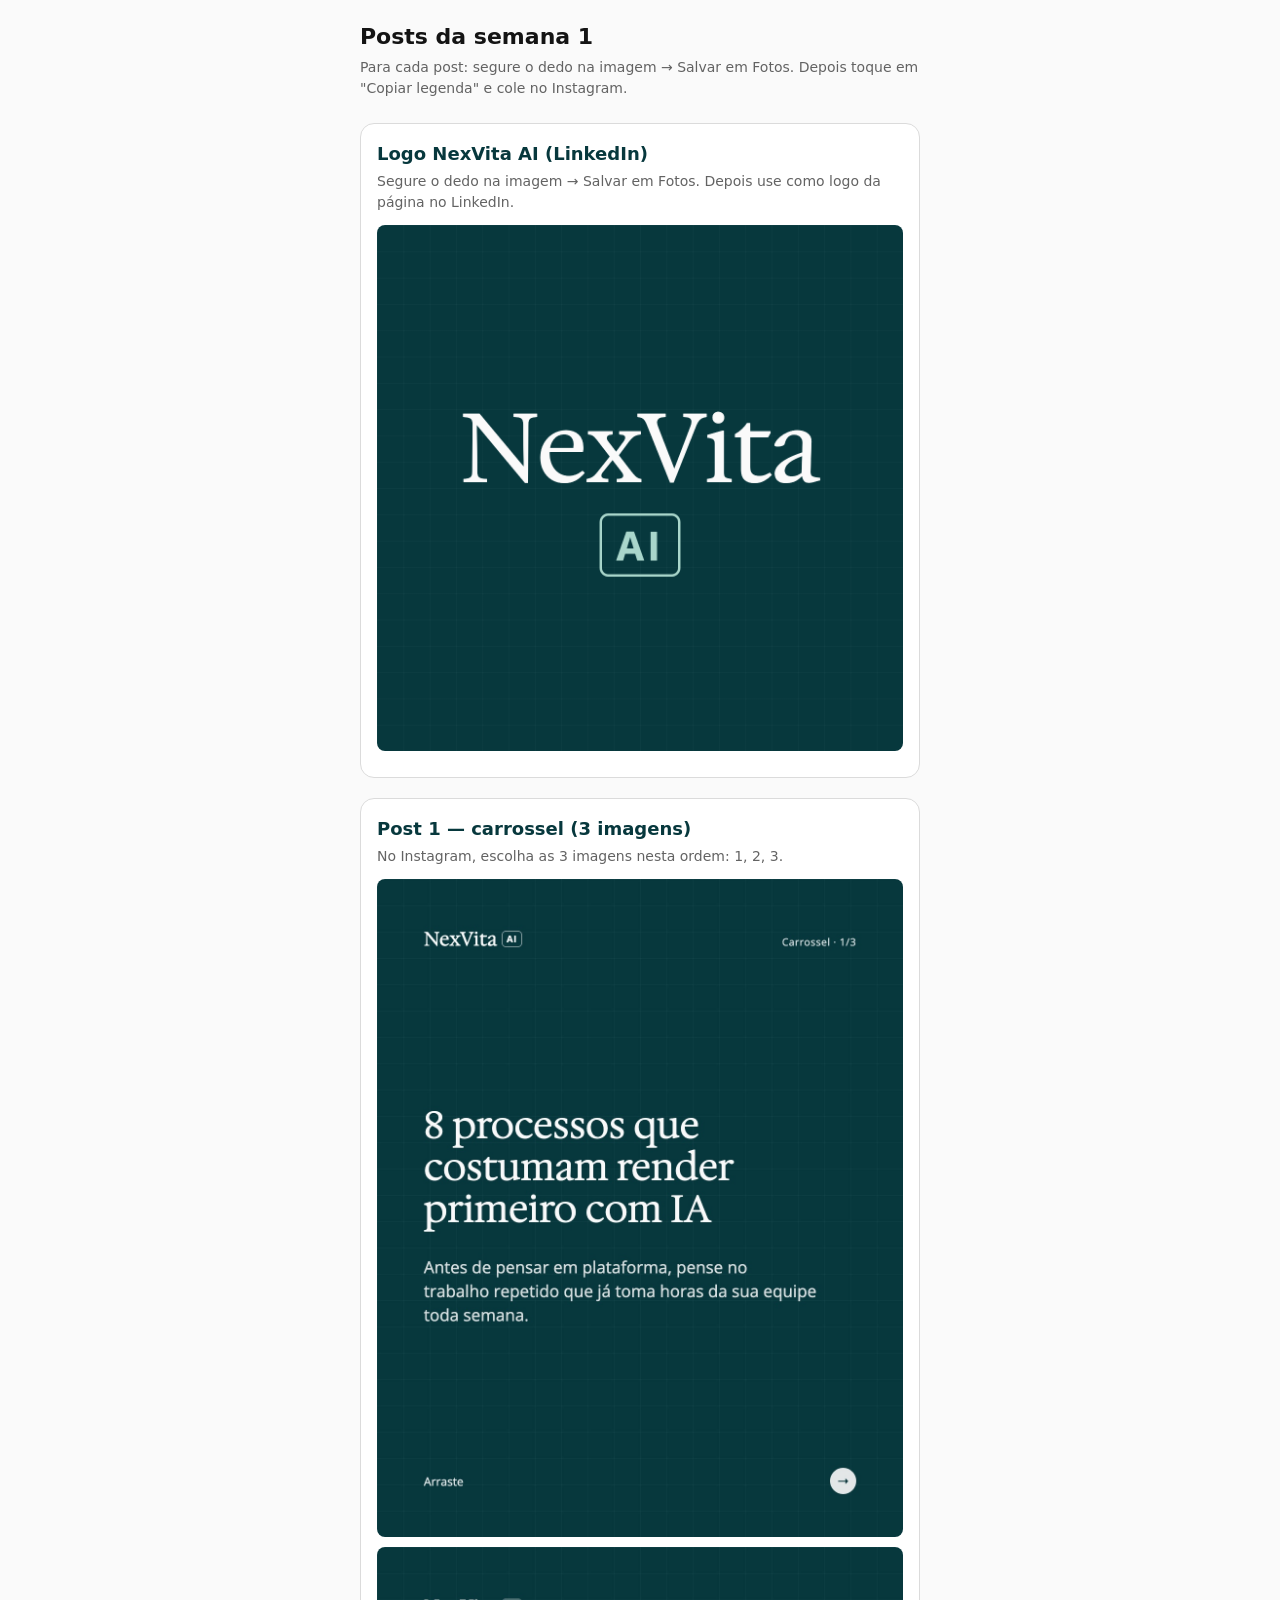
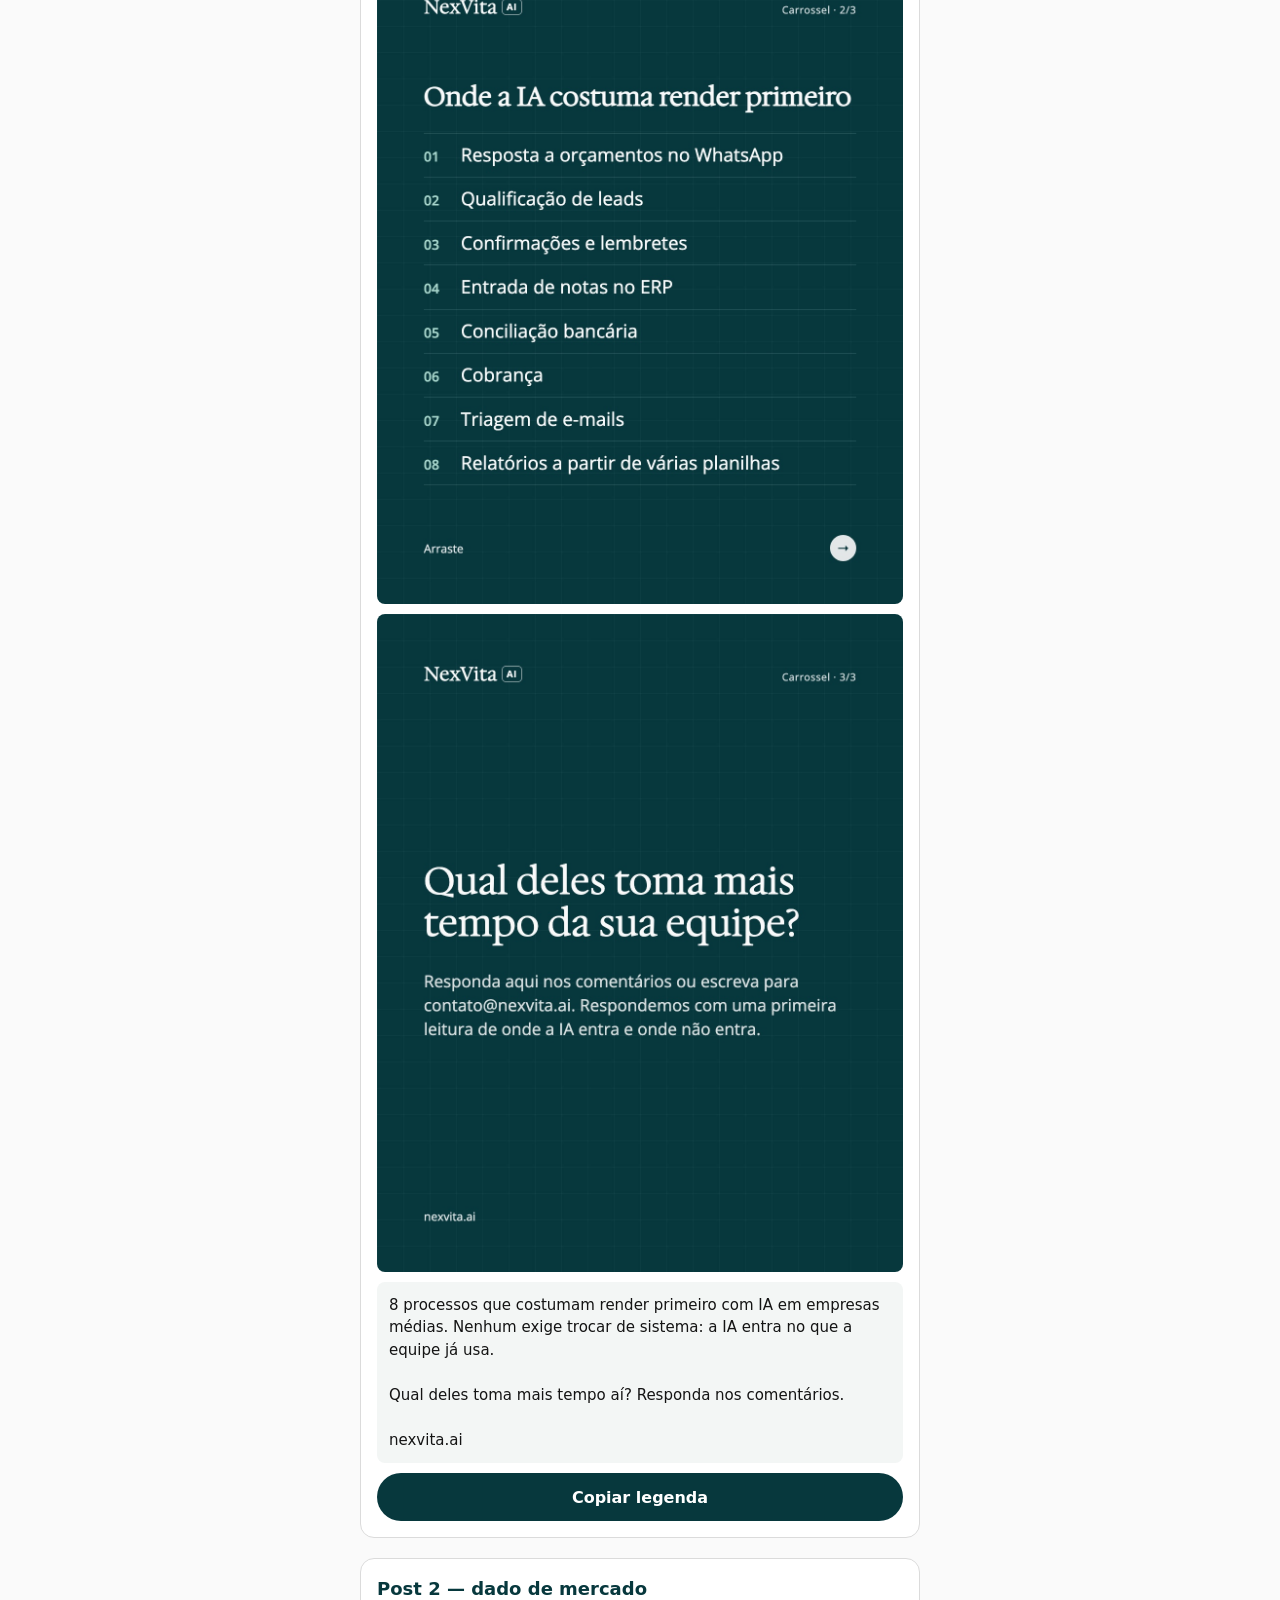
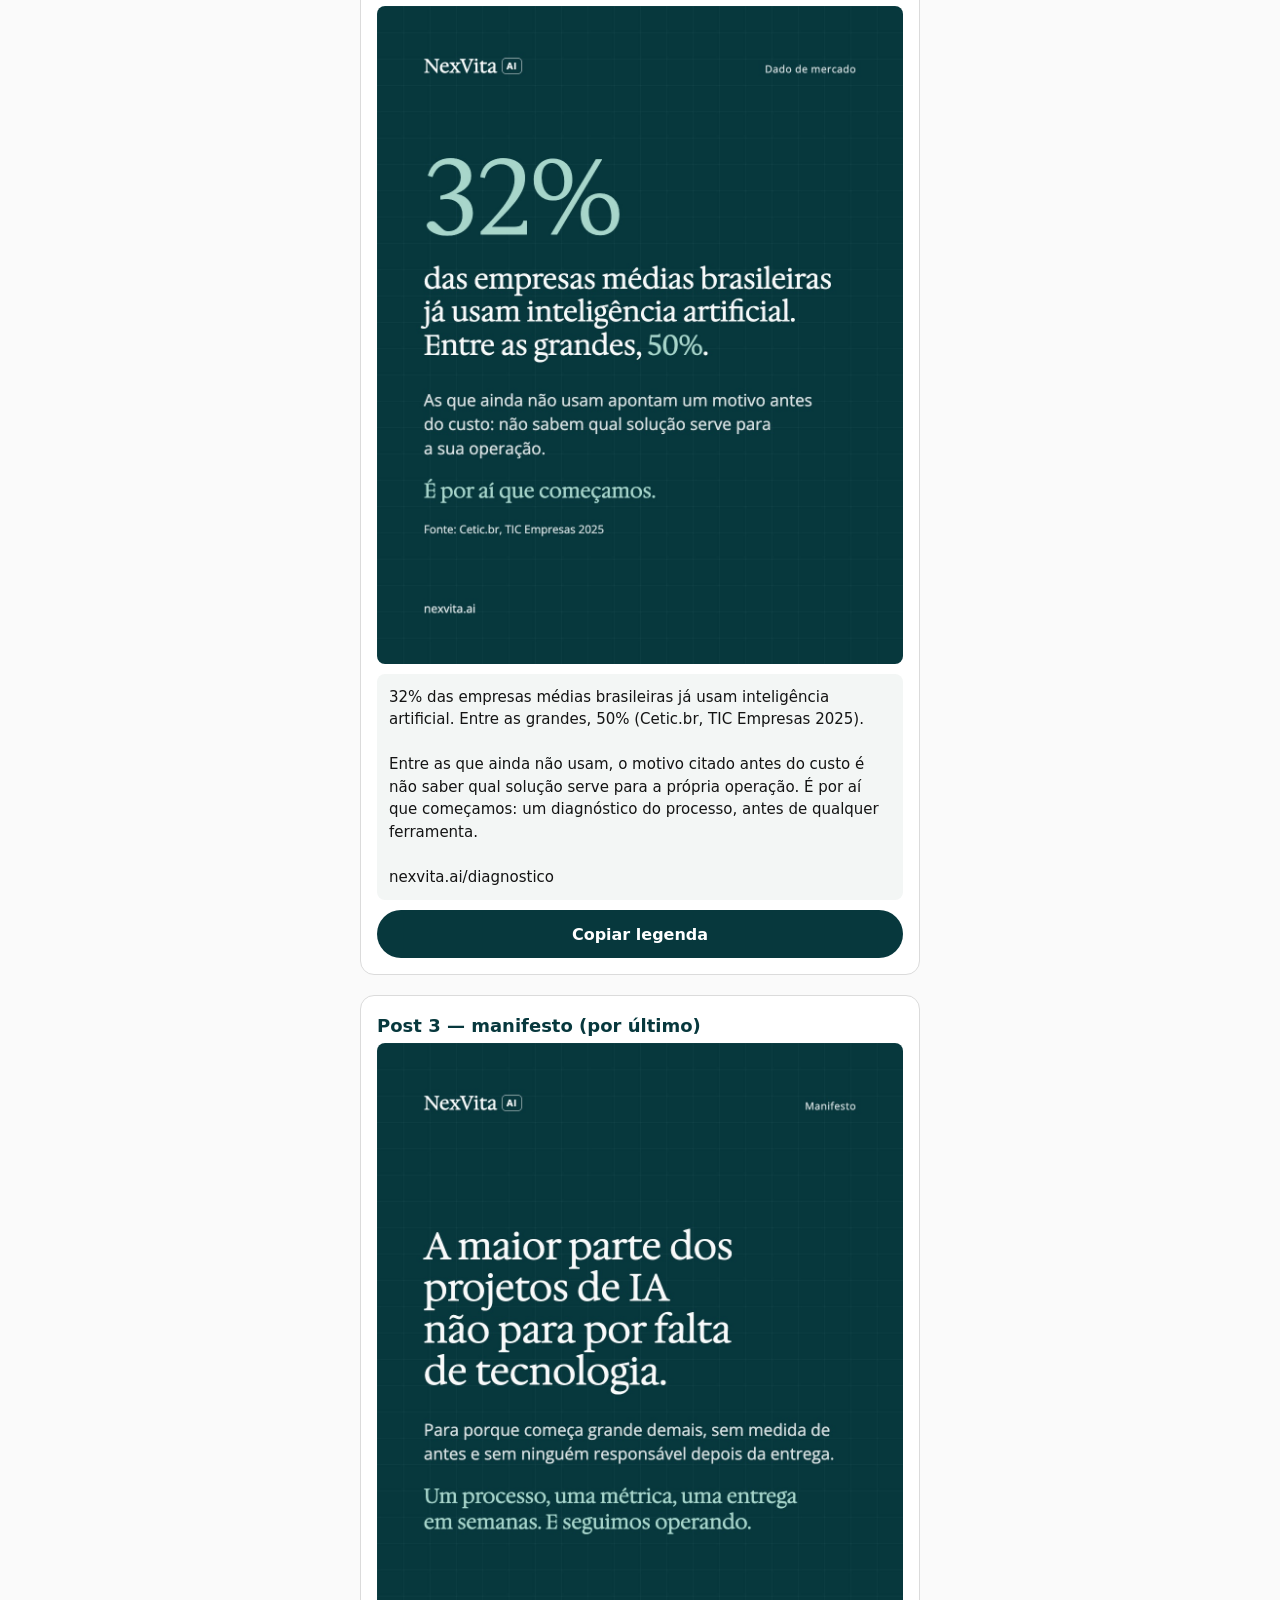
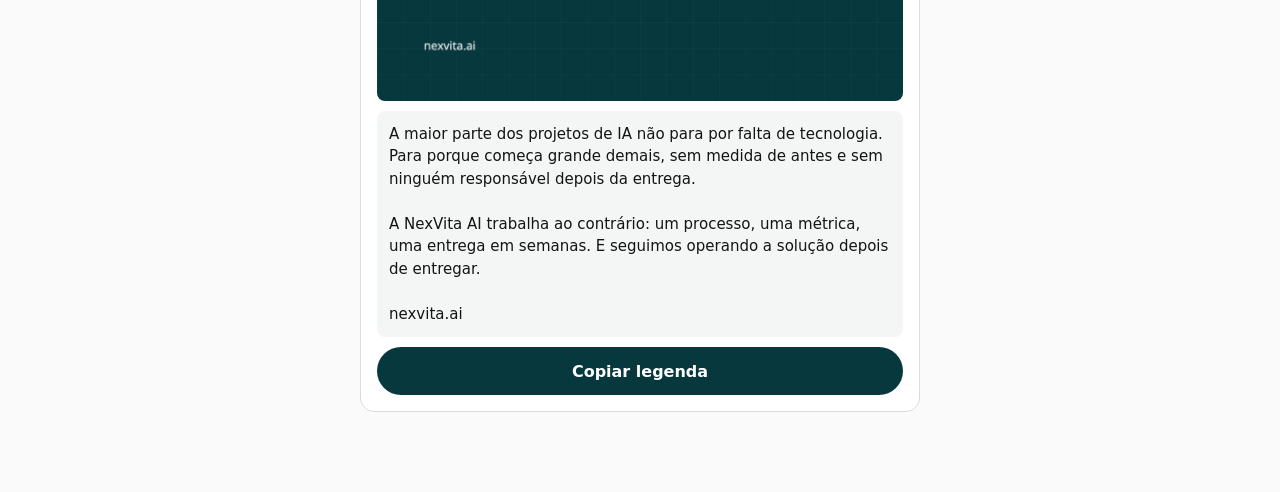
<file: kit/index.html>
<!doctype html>
<html lang="pt-BR">
<head>
<meta charset="utf-8">
<meta name="viewport" content="width=device-width,initial-scale=1">
<meta name="robots" content="noindex,nofollow">
<title>Kit de posts — semana 1</title>
<style>
body{margin:0;font:16px/1.5 -apple-system,system-ui,sans-serif;background:#fafafa;color:#141414}
main{max-width:560px;margin:0 auto;padding:20px 16px 60px}
h1{font-size:22px;margin:0 0 4px}
.sub{color:#636363;margin:0 0 24px;font-size:14px}
section{background:#fff;border:1px solid #dbdbdb;border-radius:14px;padding:16px;margin-bottom:20px}
h2{font-size:18px;margin:0 0 4px;color:#07383d}
.dica{font-size:14px;color:#636363;margin:0 0 12px}
img{width:100%;border-radius:8px;display:block;margin-bottom:10px}
pre{white-space:pre-wrap;font:15px/1.5 -apple-system,system-ui,sans-serif;background:#f3f6f5;border-radius:8px;padding:12px;margin:0 0 10px}
button{width:100%;min-height:48px;border:0;border-radius:999px;background:#07383d;color:#fff;font:600 16px -apple-system,system-ui,sans-serif}
button.ok{background:#1f9e5a}
</style>
</head>
<body>
<main>
<h1>Posts da semana 1</h1>
<p class="sub">Para cada post: segure o dedo na imagem → Salvar em Fotos. Depois toque em "Copiar legenda" e cole no Instagram.</p>

<section>
<h2>Logo NexVita AI (LinkedIn)</h2>
<p class="dica">Segure o dedo na imagem → Salvar em Fotos. Depois use como logo da página no LinkedIn.</p>
<img src="logo_nexvita_ai.png" alt="Logo NexVita AI">
</section>

<section>
<h2>Post 1 — carrossel (3 imagens)</h2>
<p class="dica">No Instagram, escolha as 3 imagens nesta ordem: 1, 2, 3.</p>
<img src="3_sex_carrossel_1.jpg" alt="Carrossel 1 de 3">
<img src="3_sex_carrossel_2.jpg" alt="Carrossel 2 de 3">
<img src="3_sex_carrossel_3.jpg" alt="Carrossel 3 de 3">
<pre id="l1">8 processos que costumam render primeiro com IA em empresas médias. Nenhum exige trocar de sistema: a IA entra no que a equipe já usa.

Qual deles toma mais tempo aí? Responda nos comentários.

nexvita.ai</pre>
<button data-c="l1">Copiar legenda</button>
</section>

<section>
<h2>Post 2 — dado de mercado</h2>
<img src="2_qua_dado.jpg" alt="Dado de mercado">
<pre id="l2">32% das empresas médias brasileiras já usam inteligência artificial. Entre as grandes, 50% (Cetic.br, TIC Empresas 2025).

Entre as que ainda não usam, o motivo citado antes do custo é não saber qual solução serve para a própria operação. É por aí que começamos: um diagnóstico do processo, antes de qualquer ferramenta.

nexvita.ai/diagnostico</pre>
<button data-c="l2">Copiar legenda</button>
</section>

<section>
<h2>Post 3 — manifesto (por último)</h2>
<img src="1_seg_manifesto.jpg" alt="Manifesto">
<pre id="l3">A maior parte dos projetos de IA não para por falta de tecnologia. Para porque começa grande demais, sem medida de antes e sem ninguém responsável depois da entrega.

A NexVita AI trabalha ao contrário: um processo, uma métrica, uma entrega em semanas. E seguimos operando a solução depois de entregar.

nexvita.ai</pre>
<button data-c="l3">Copiar legenda</button>
</section>
</main>
<script>
document.querySelectorAll("button[data-c]").forEach(function(b){
  b.addEventListener("click",function(){
    var t=document.getElementById(b.dataset.c).textContent;
    function feito(){b.textContent="Copiada";b.className="ok";setTimeout(function(){b.textContent="Copiar legenda";b.className=""},2000)}
    if(navigator.clipboard){navigator.clipboard.writeText(t).then(feito)}else{var r=document.createRange();r.selectNode(document.getElementById(b.dataset.c));getSelection().removeAllRanges();getSelection().addRange(r);document.execCommand("copy");feito()}
  });
});
</script>
</body>
</html>
</file>
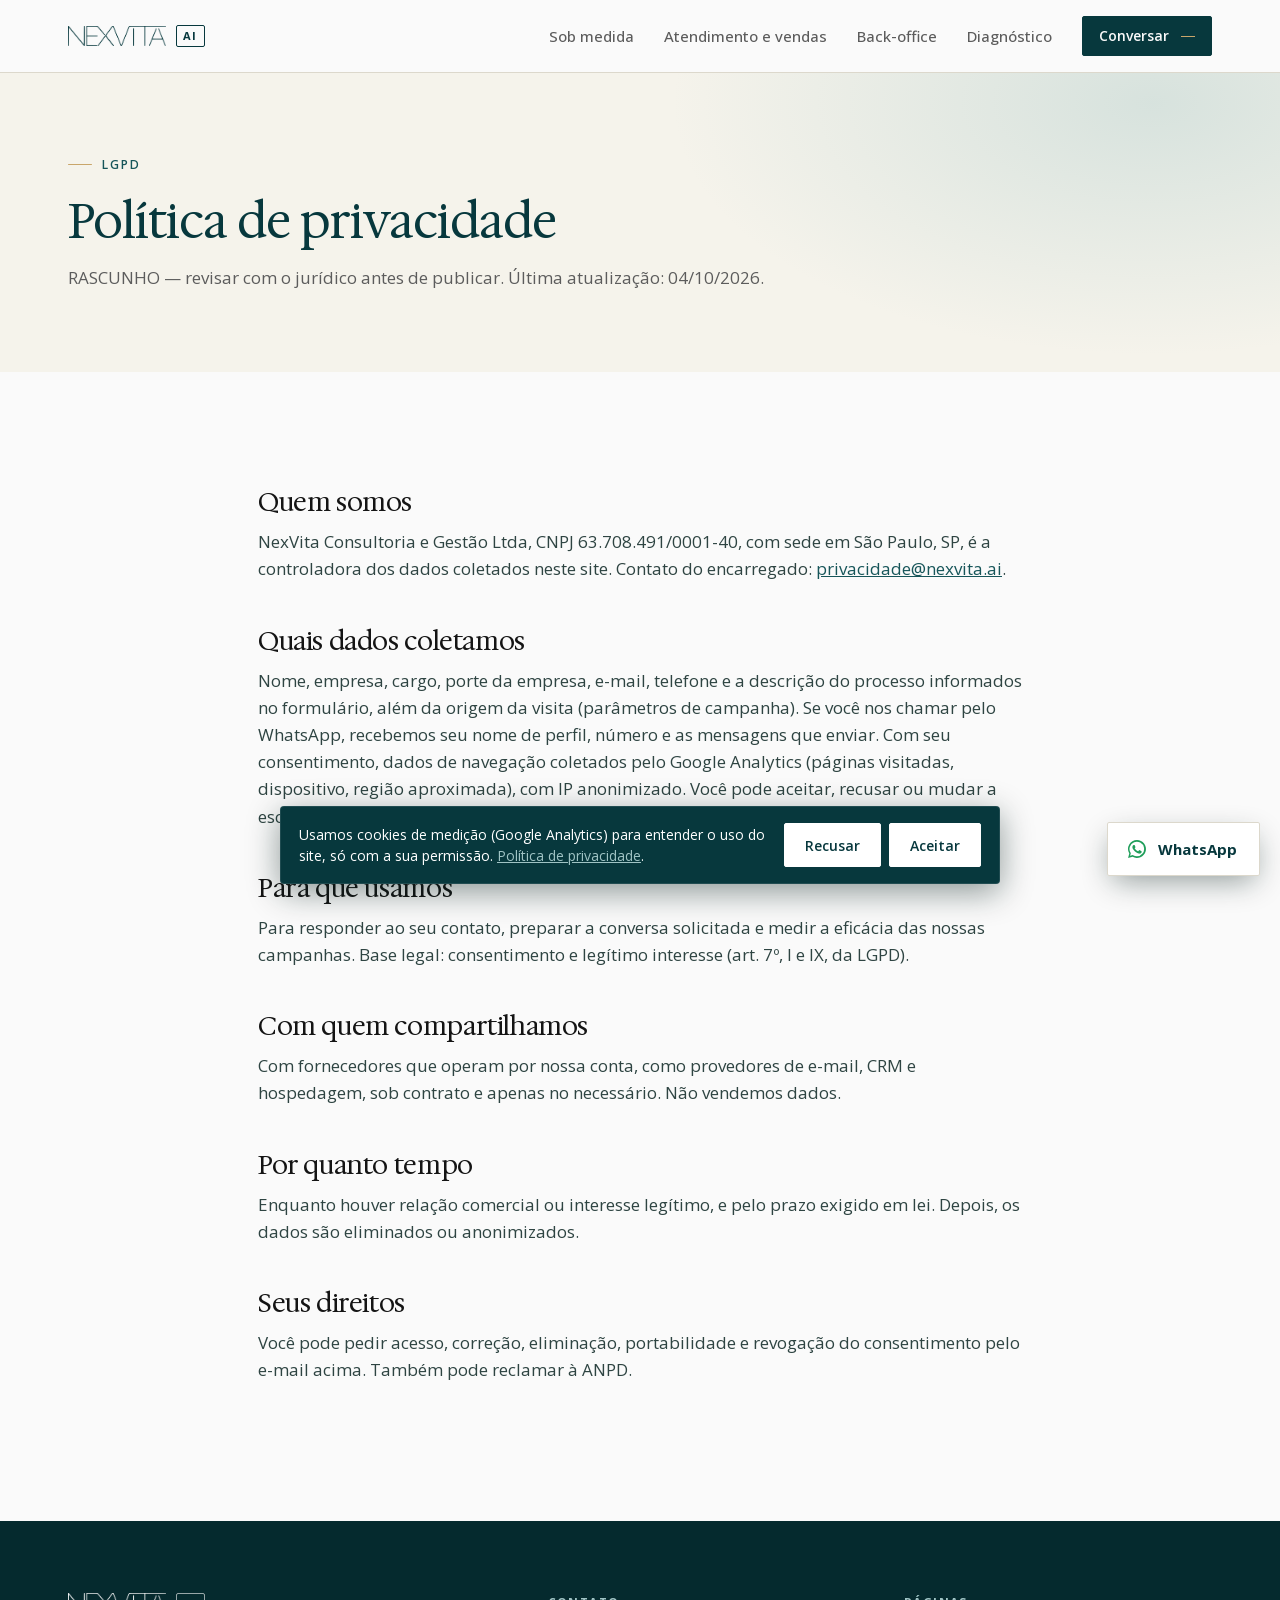
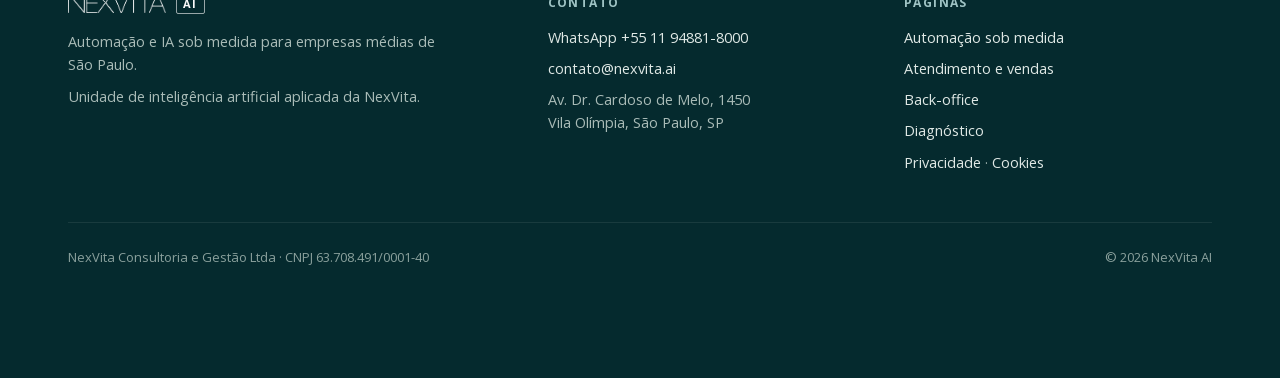
<file: privacidade/index.html>
<!doctype html>
<html lang="pt-BR">
<head>
<meta charset="utf-8">
<meta name="viewport" content="width=device-width,initial-scale=1">
<script>if("IntersectionObserver" in window)document.documentElement.classList.add("js")</script>
<title>Política de privacidade — NexVita AI</title>
<meta name="description" content="Como a NexVita AI trata dados pessoais.">
<link rel="canonical" href="https://nexvita.ai/privacidade/">
<meta property="og:title" content="Política de privacidade — NexVita AI">
<meta property="og:description" content="Como a NexVita AI trata dados pessoais.">
<meta property="og:url" content="https://nexvita.ai/privacidade/">
<meta property="og:type" content="website">
<meta property="og:locale" content="pt_BR">
<meta name="theme-color" content="#0B2B29">
<link rel="icon" href="../assets/favicon.svg" type="image/svg+xml">
<link rel="stylesheet" href="../assets/site.css?v=20261014e">
<!-- MEDICAO: GA4 (G-KE4MM800WH) só carrega após consentimento, via assets/consent.js. Meta Pixel: não instalado. -->
</head>
<body>
<header class="top"><div class="wrap">
  <a class="marca" href="../" aria-label="NexVita AI, início"><img src="../assets/img/marca-petroleo.png" width="973" height="199" alt="NexVita"><b>AI</b></a>
  <nav class="nav" aria-label="Principal">
    <a href="../sob-medida/">Sob medida</a>
    <a href="../whatsapp/">Atendimento e vendas</a>
    <a href="../backoffice/">Back-office</a>
    <a href="../diagnostico/">Diagnóstico</a>
    <a class="btn" href="../sob-medida/#conversa">Conversar</a>
  </nav>
</div></header>
<main>

<section class="oferta-topo simples"><div class="wrap">
 <div class="rot">LGPD</div>
 <h1>Política de privacidade</h1>
 <p class="muted" style="margin-top:16px">RASCUNHO — revisar com o jurídico antes de publicar. Última atualização: 04/10/2026.</p>
</div></section>
<section class="secao" style="padding-top:72px"><div class="wrap texto legal">
 <h2>Quem somos</h2>
 <p>NexVita Consultoria e Gestão Ltda, CNPJ 63.708.491/0001-40, com sede em São Paulo, SP, é a controladora dos dados coletados neste site. Contato do encarregado: <a href="mailto:privacidade@nexvita.ai">privacidade@nexvita.ai</a>.</p>
 <h2>Quais dados coletamos</h2>
 <p>Nome, empresa, cargo, porte da empresa, e-mail, telefone e a descrição do processo informados no formulário, além da origem da visita (parâmetros de campanha). Se você nos chamar pelo WhatsApp, recebemos seu nome de perfil, número e as mensagens que enviar. Com seu consentimento, dados de navegação coletados pelo Google Analytics (páginas visitadas, dispositivo, região aproximada), com IP anonimizado. Você pode aceitar, recusar ou mudar a escolha a qualquer momento no link “Cookies” do rodapé.</p>
 <h2>Para que usamos</h2>
 <p>Para responder ao seu contato, preparar a conversa solicitada e medir a eficácia das nossas campanhas. Base legal: consentimento e legítimo interesse (art. 7º, I e IX, da LGPD).</p>
 <h2>Com quem compartilhamos</h2>
 <p>Com fornecedores que operam por nossa conta, como provedores de e-mail, CRM e hospedagem, sob contrato e apenas no necessário. Não vendemos dados.</p>
 <h2>Por quanto tempo</h2>
 <p>Enquanto houver relação comercial ou interesse legítimo, e pelo prazo exigido em lei. Depois, os dados são eliminados ou anonimizados.</p>
 <h2>Seus direitos</h2>
 <p>Você pode pedir acesso, correção, eliminação, portabilidade e revogação do consentimento pelo e-mail acima. Também pode reclamar à ANPD.</p>
</div></section>
</main>
<footer><div class="wrap">
 <div><a class="marca" href="../" aria-label="NexVita AI, início"><img src="../assets/img/marca-papel.png" width="973" height="199" alt="NexVita"><b>AI</b></a><p>Automação e IA sob medida para empresas médias de São Paulo.</p><p>Unidade de inteligência artificial aplicada da NexVita.</p></div>
 <div><h4>Contato</h4><ul>
  <li><a data-wa="rodape" href="https://wa.me/5511948818000?text=Ol%C3%A1%2C%20vim%20pelo%20site%20da%20NexVita%20AI%20(privacidade)%20e%20quero%20conversar%20sobre%20um%20processo%20da%20minha%20empresa." target="_blank" rel="noopener">WhatsApp +55 11 94881-8000</a></li>
  <li><a href="mailto:contato@nexvita.ai">contato@nexvita.ai</a></li>
  <li>Av. Dr. Cardoso de Melo, 1450<br>Vila Olímpia, São Paulo, SP</li>
 </ul></div>
 <div><h4>Páginas</h4><ul>
  <li><a href="../sob-medida/">Automação sob medida</a></li>
  <li><a href="../whatsapp/">Atendimento e vendas</a></li>
  <li><a href="../backoffice/">Back-office</a></li>
  <li><a href="../diagnostico/">Diagnóstico</a></li>
  <li><a href="../privacidade/">Privacidade</a> · <a href="#" data-cookies>Cookies</a></li>
 </ul></div>
 <div class="legal"><span>NexVita Consultoria e Gestão Ltda · CNPJ 63.708.491/0001-40</span><span>© 2026 NexVita AI</span></div>
</div></footer>
<script src="../assets/consent.js" defer></script>
<script src="../assets/site.js?v=20261009" defer></script>
<script src="../assets/motion.js?v=20261014" defer></script>
</body>
</html>
</file>
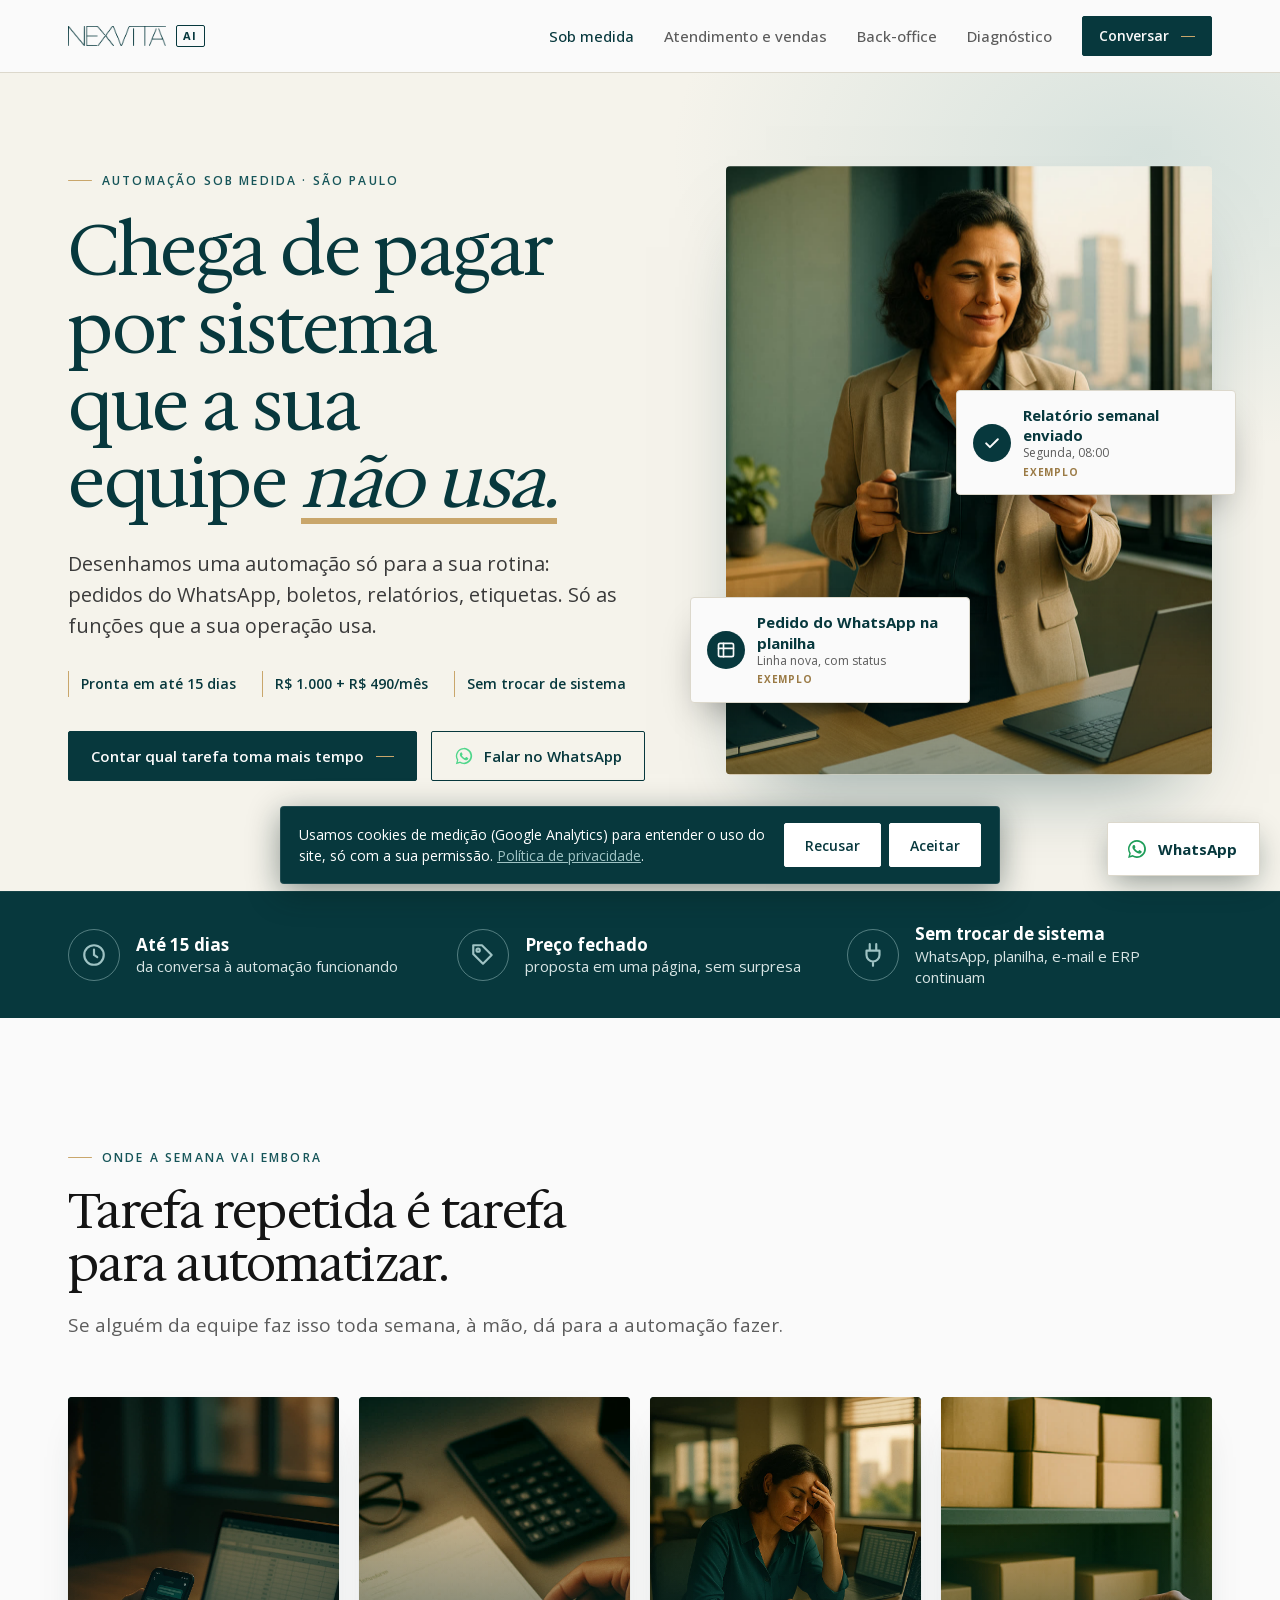
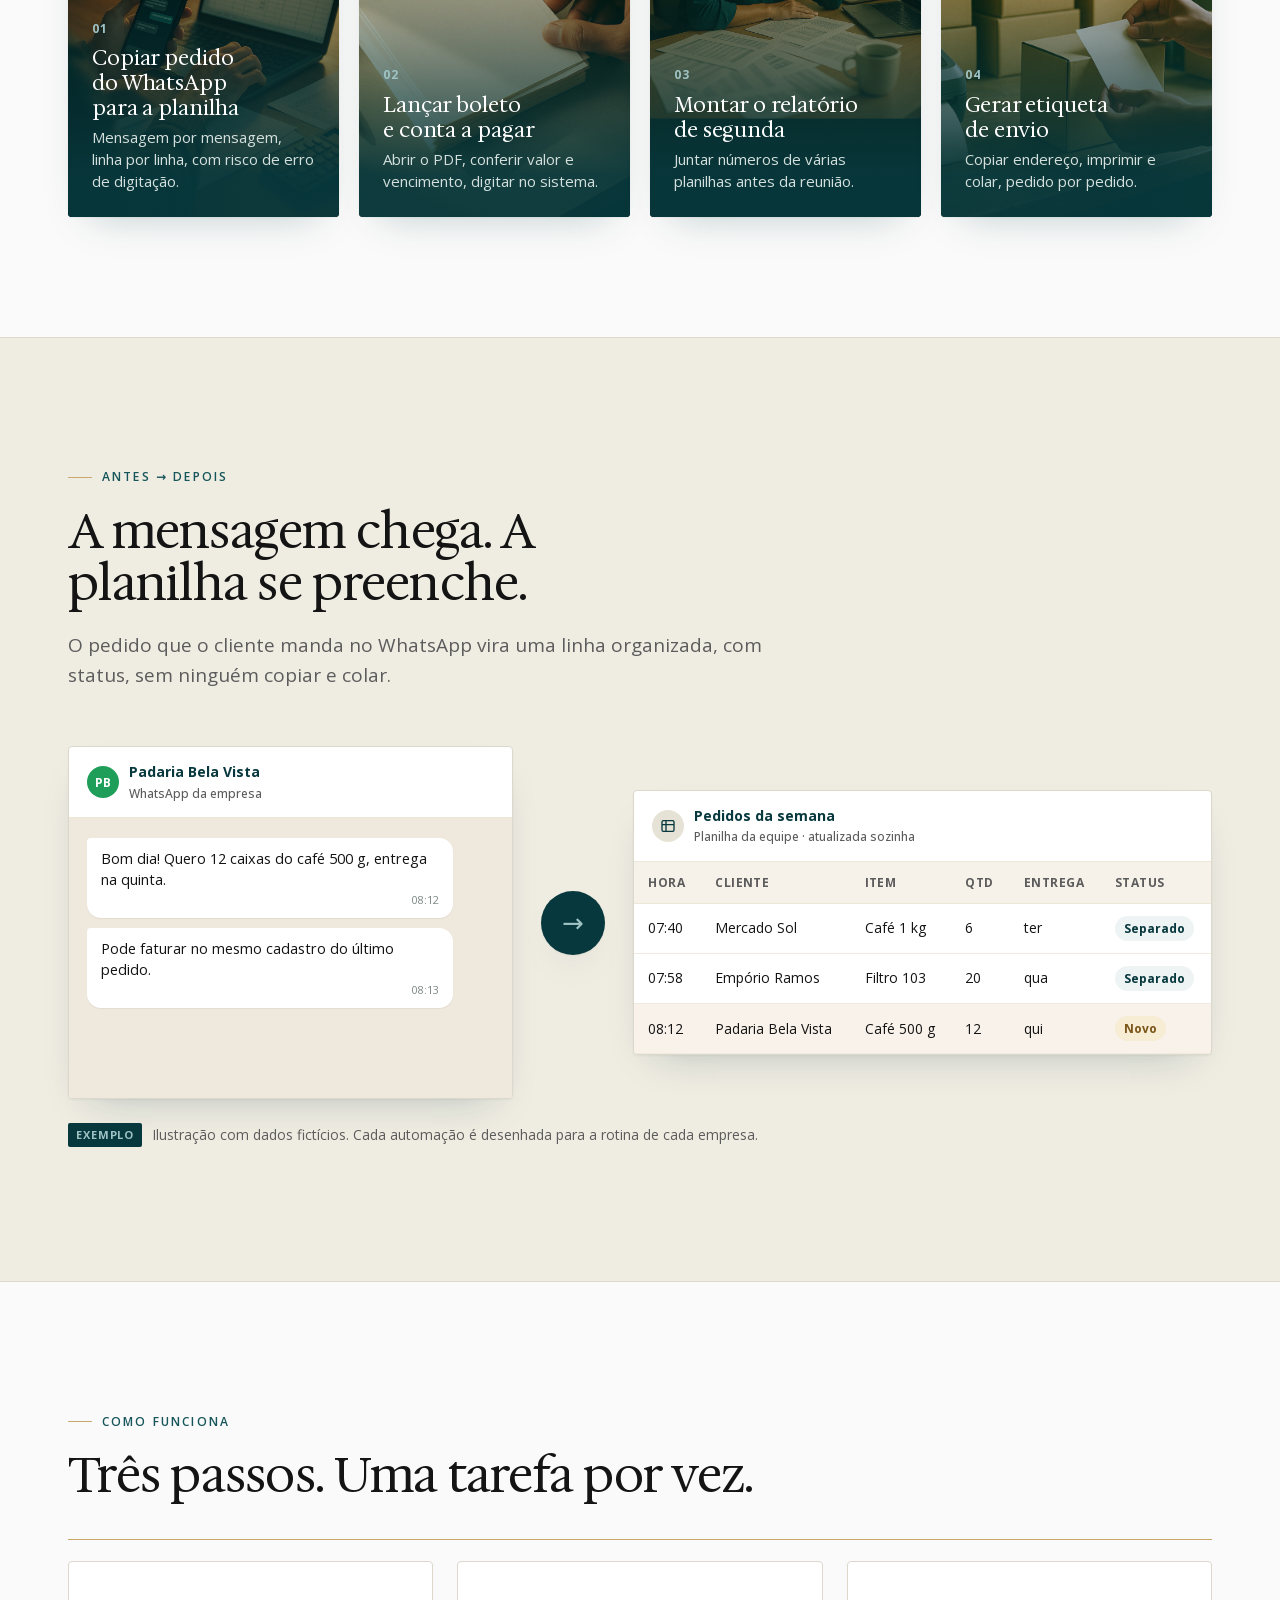
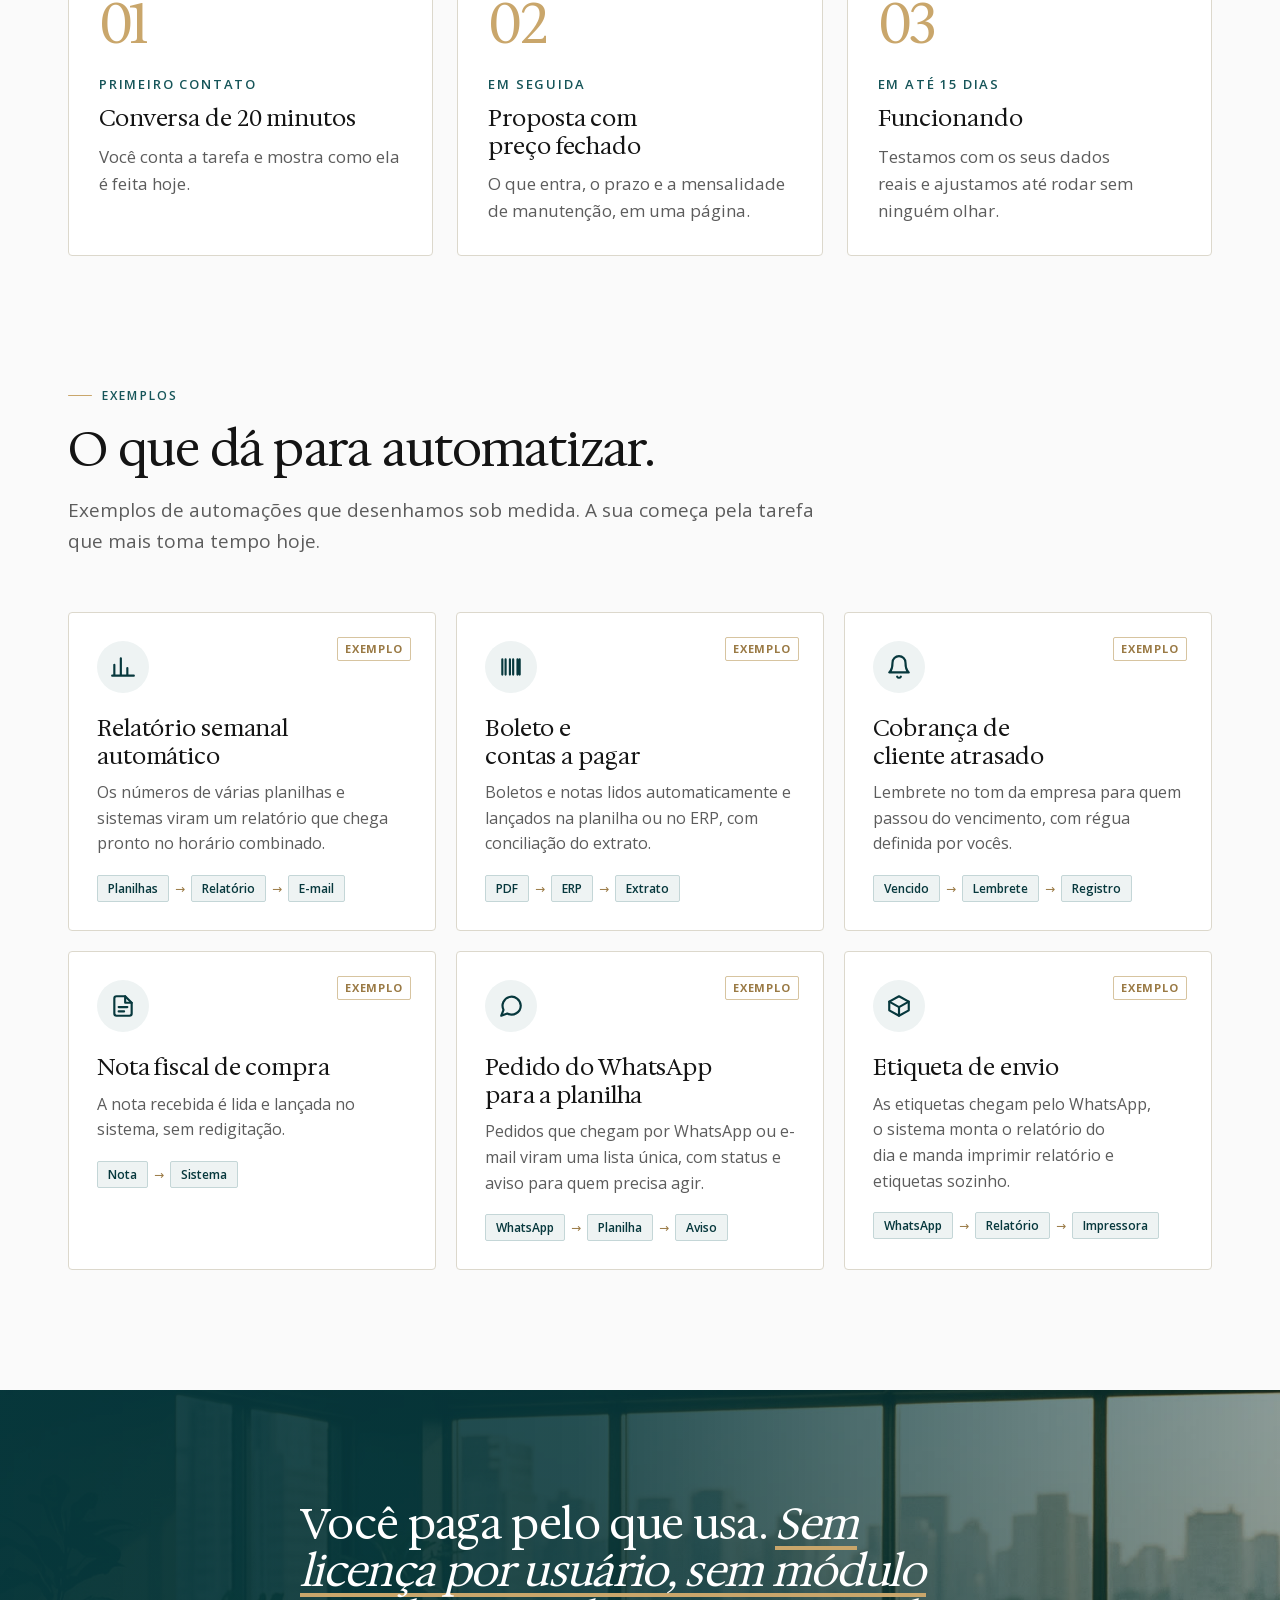
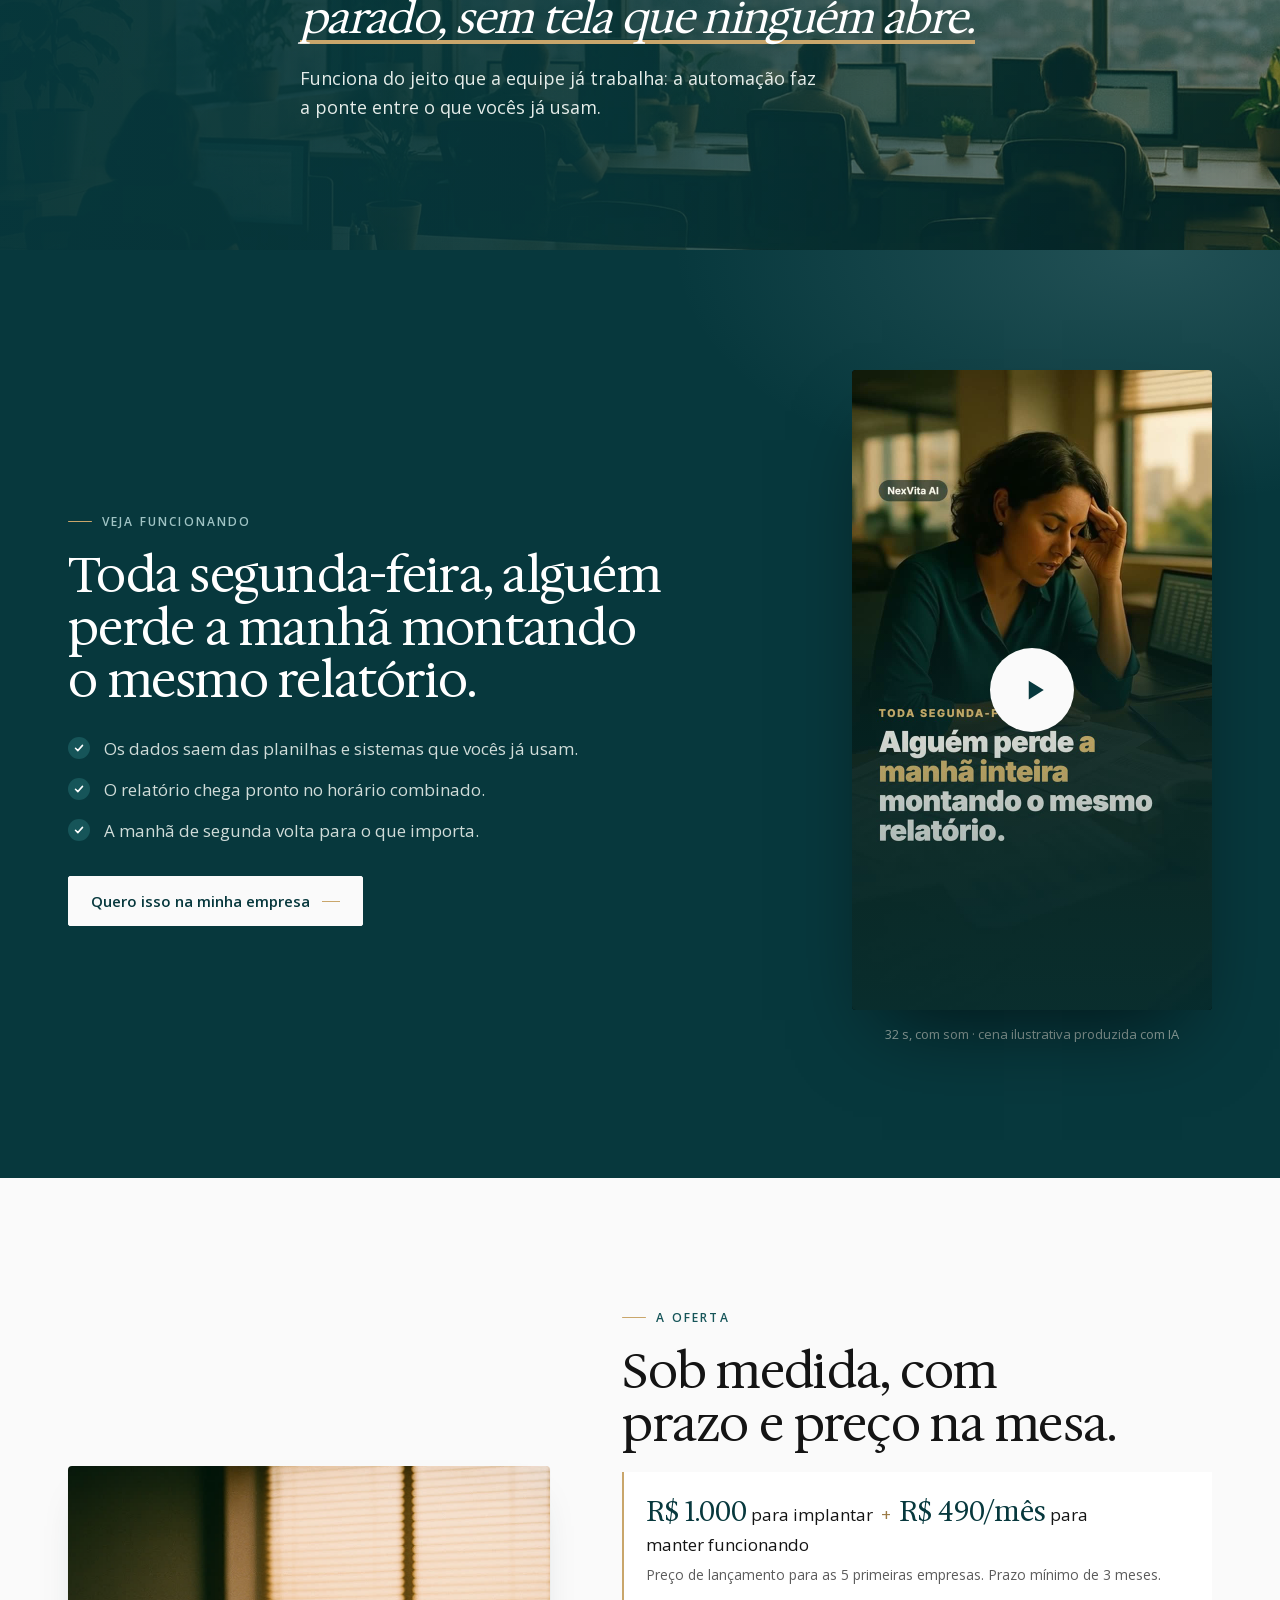
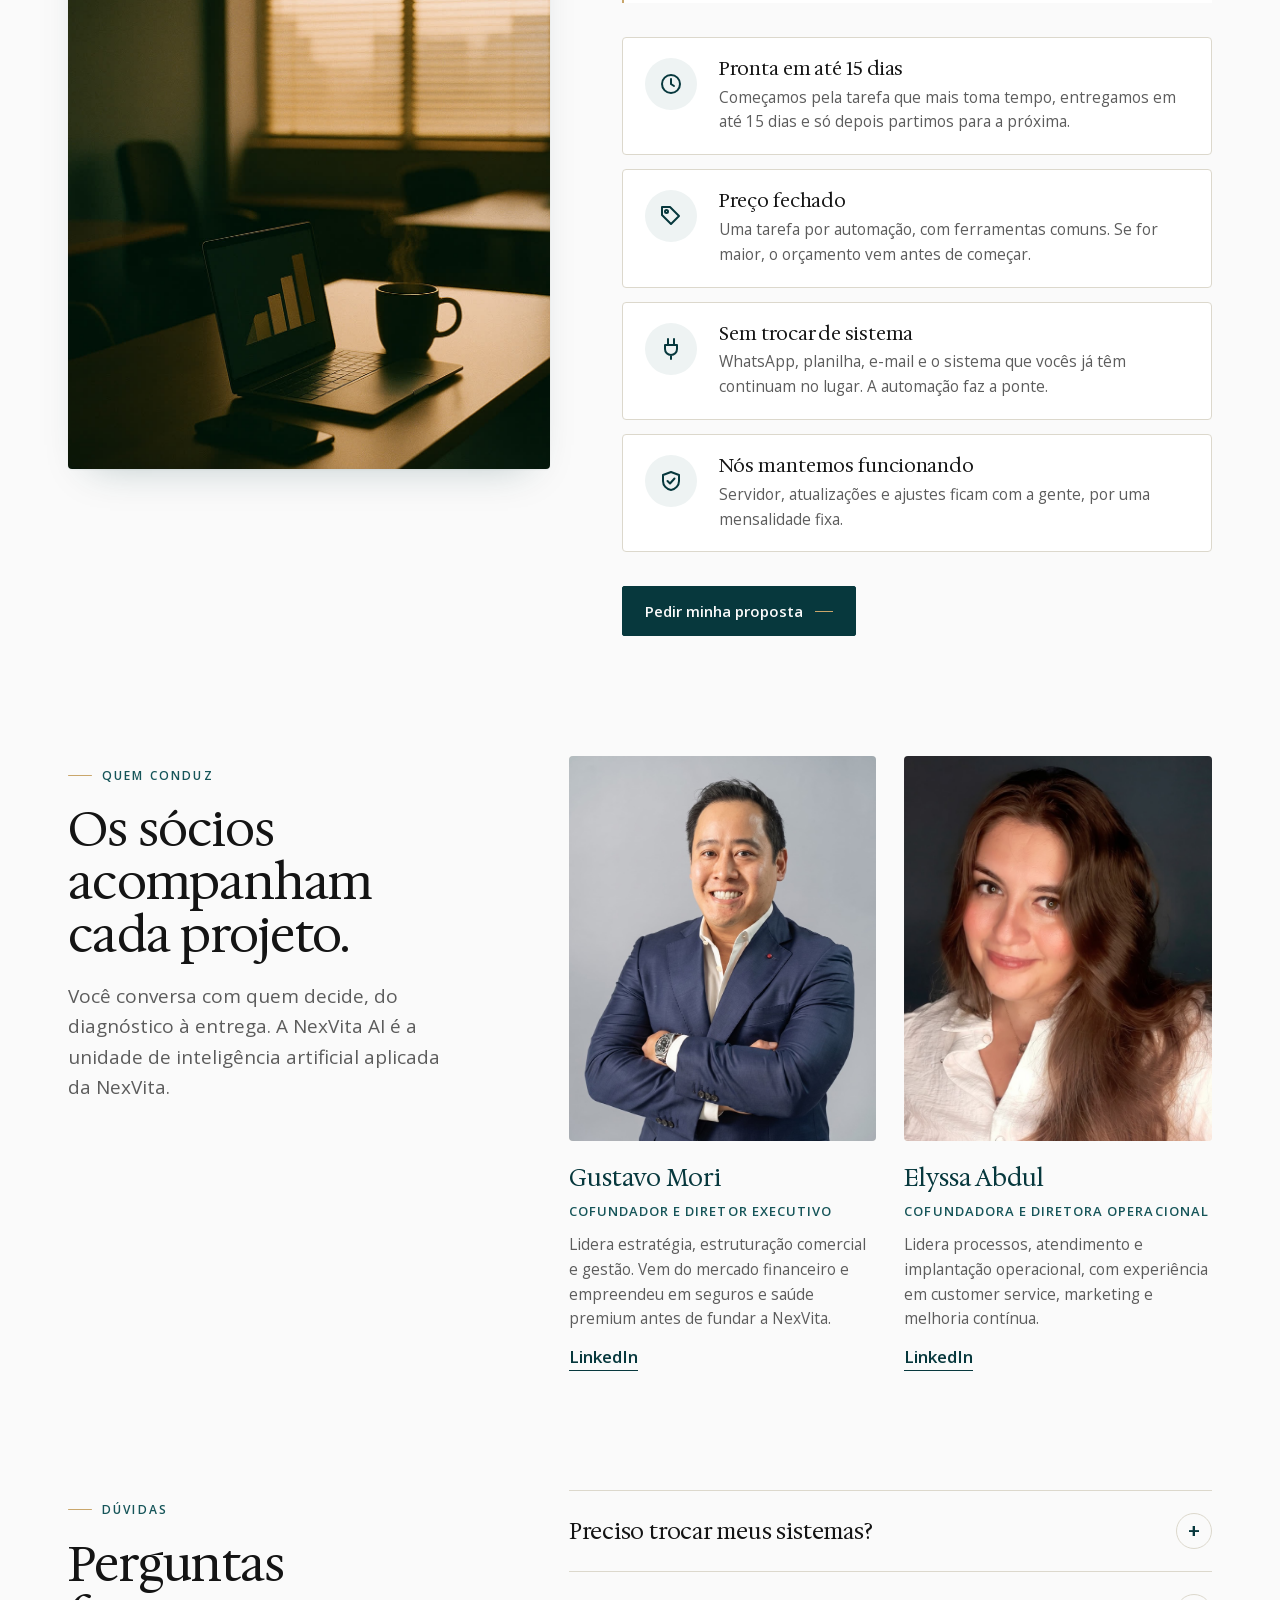
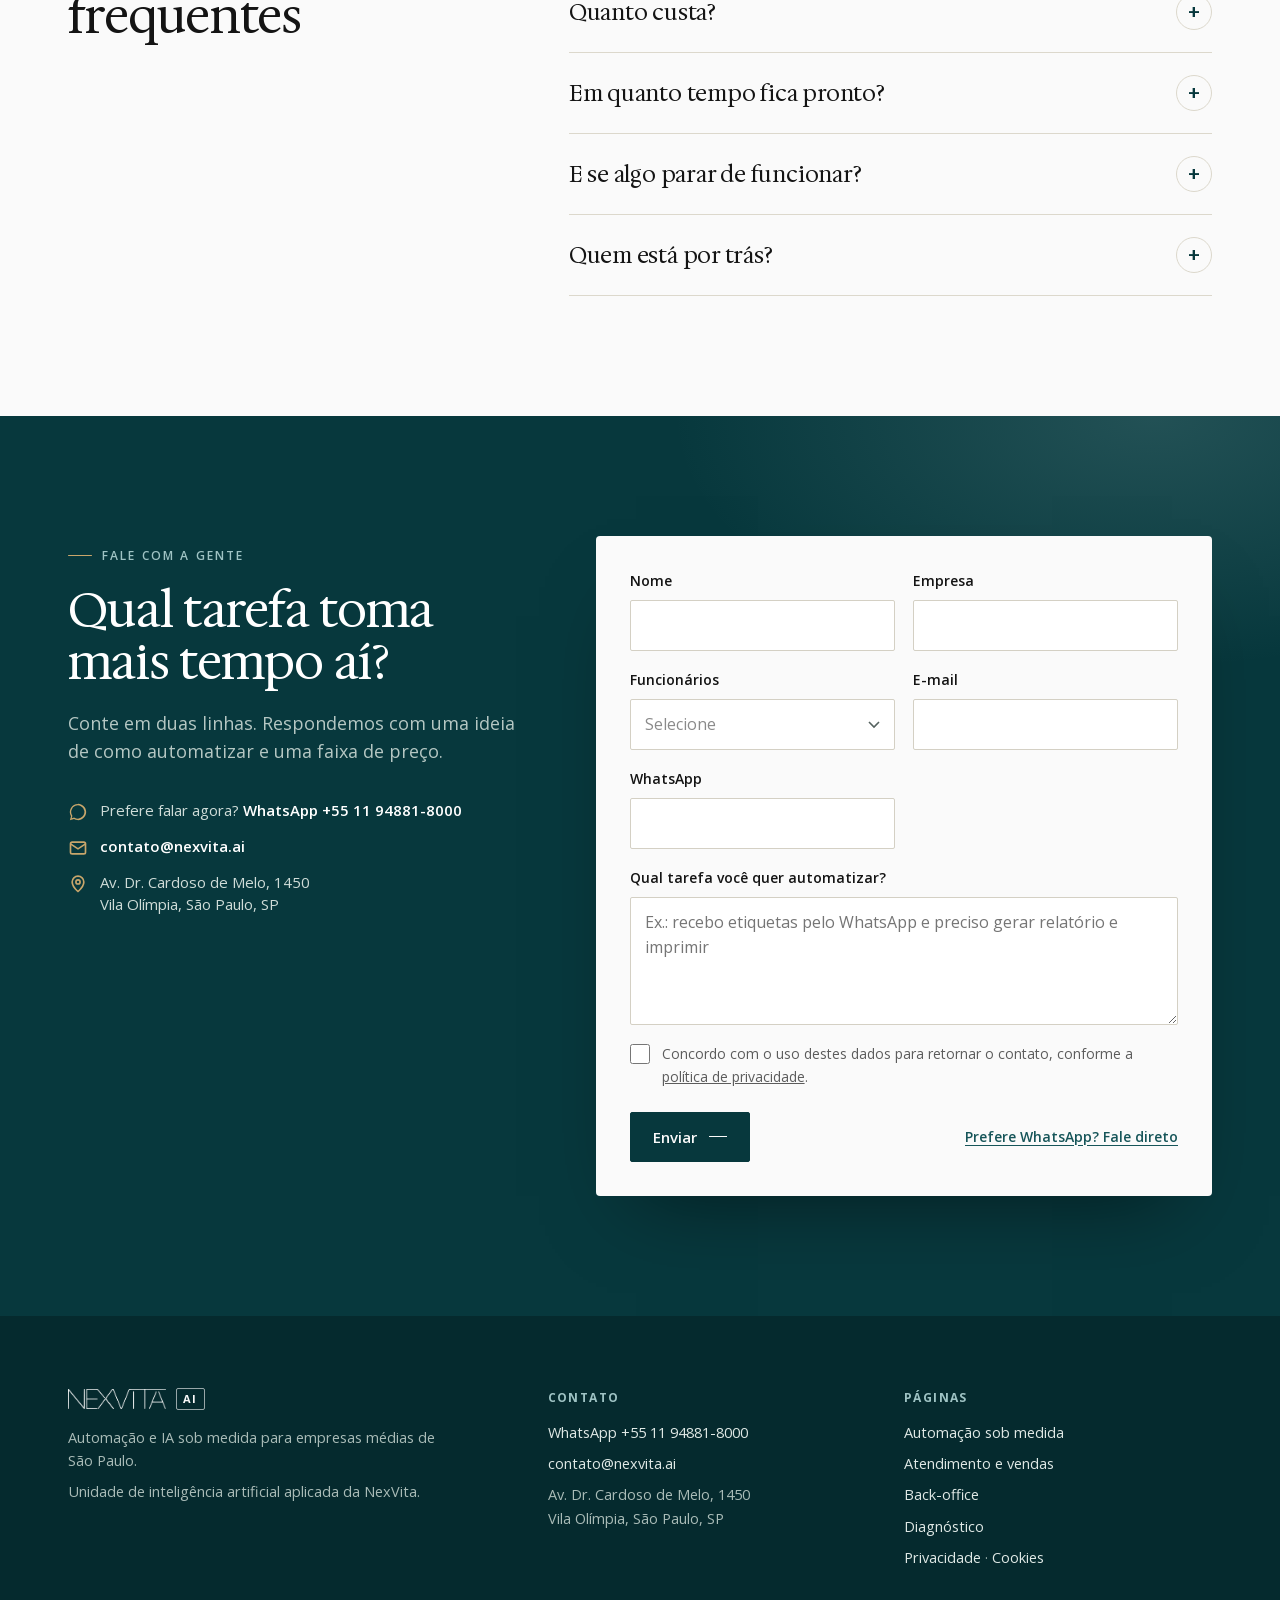
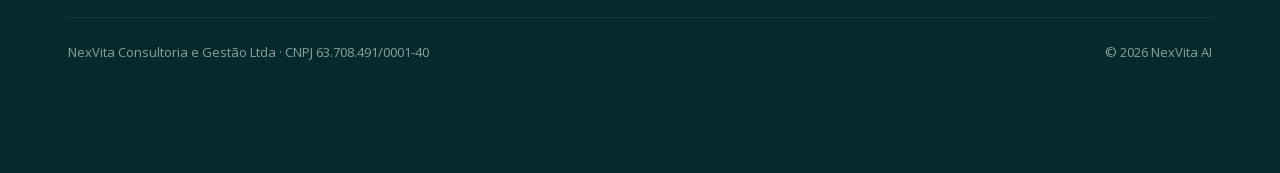
<file: sob-medida/index.html>
<!doctype html>
<html lang="pt-BR">
<head>
<meta charset="utf-8">
<meta name="viewport" content="width=device-width,initial-scale=1">
<script>if("IntersectionObserver" in window)document.documentElement.classList.add("js")</script>
<title>Automação sob medida para a sua operação — NexVita AI</title>
<meta name="description" content="Chega de pagar por sistema que a equipe não usa. Desenhamos uma automação só para a sua rotina: WhatsApp, pedidos, etiquetas, relatórios. Pronta em até 15 dias, com preço fechado.">
<link rel="canonical" href="https://nexvita.ai/sob-medida/">
<meta property="og:title" content="Automação sob medida para a sua operação — NexVita AI">
<meta property="og:description" content="Só o que a sua operação precisa. Pronta em até 15 dias, com preço fechado.">
<meta property="og:url" content="https://nexvita.ai/sob-medida/">
<meta property="og:type" content="website">
<meta property="og:locale" content="pt_BR">
<meta property="og:image" content="https://nexvita.ai/assets/img/rel_fim.jpg">
<meta name="theme-color" content="#0B2B29">
<link rel="icon" href="../assets/favicon.svg" type="image/svg+xml">
<link rel="preload" href="../assets/img/rel_fim.jpg" as="image">
<link rel="stylesheet" href="../assets/site.css?v=20261014e">
<!-- MEDICAO: GA4 (G-KE4MM800WH) só carrega após consentimento, via assets/consent.js. -->
</head>
<body>
<header class="top"><div class="wrap">
  <a class="marca" href="../" aria-label="NexVita AI, início"><img src="../assets/img/marca-petroleo.png" width="973" height="199" alt="NexVita"><b>AI</b></a>
  <nav class="nav" aria-label="Principal">
    <a href="../sob-medida/" aria-current="page">Sob medida</a>
    <a href="../whatsapp/">Atendimento e vendas</a>
    <a href="../backoffice/">Back-office</a>
    <a href="../diagnostico/">Diagnóstico</a>
    <a class="btn" href="#conversa">Conversar</a>
  </nav>
</div></header>
<main>

<section class="hero"><div class="wrap">
 <div>
  <div class="eyebrow rv">Automação sob medida · São Paulo</div>
  <h1 class="rv d1">Chega de pagar por sistema que a sua equipe <em>não usa.</em></h1>
  <p class="lead rv d2">Desenhamos uma automação só para a sua rotina: pedidos do WhatsApp, boletos, relatórios, etiquetas. Só as funções que a sua operação usa.</p>
  <ul class="selos rv d3"><li>Pronta em até 15 dias</li><li>R$ 1.000 + R$ 490/mês</li><li>Sem trocar de sistema</li></ul>
  <div class="acoes rv d4">
   <a class="btn" href="#conversa">Contar qual tarefa toma mais tempo</a>
   <a class="btn-wa" data-wa="hero" href="https://wa.me/5511948818000?text=Ol%C3%A1%2C%20vim%20pelo%20site%20da%20NexVita%20AI%20(sob-medida)%20e%20quero%20conversar%20sobre%20um%20processo%20da%20minha%20empresa." target="_blank" rel="noopener"><svg viewBox="0 0 32 32" width="20" height="20" aria-hidden="true"><path fill="currentColor" d="M16 3a13 13 0 0 0-11.2 19.6L3 29l6.6-1.7A13 13 0 1 0 16 3zm0 23.6c-2 0-4-.6-5.7-1.6l-.4-.2-3.9 1 1-3.8-.3-.4A10.6 10.6 0 1 1 16 26.6zm5.8-7.9c-.3-.2-1.9-.9-2.2-1-.3-.1-.5-.2-.7.2l-1 1.2c-.2.2-.4.2-.7.1-.3-.2-1.4-.5-2.6-1.6-1-.9-1.6-1.9-1.8-2.2-.2-.3 0-.5.1-.7l.5-.6.3-.5v-.5l-1-2.4c-.3-.6-.5-.5-.7-.5h-.6c-.2 0-.6.1-.9.4-.3.3-1.2 1.1-1.2 2.8s1.2 3.2 1.4 3.5c.2.2 2.4 3.6 5.7 5 .8.4 1.4.6 1.9.7.8.3 1.5.2 2.1.1.6-.1 1.9-.8 2.2-1.5.3-.7.3-1.4.2-1.5-.1-.2-.3-.3-.6-.4z"/></svg>Falar no WhatsApp</a>
  </div>
 </div>
 <div class="hero-foto">
  <div class="moldura" data-parallax="0.05"><img src="../assets/img/rel_fim.jpg" width="1000" height="1500" alt="Gestora tranquila no escritório, com café e celular na mão" fetchpriority="high"></div>
  <div class="flutua f2"><span class="ic"><svg width="20" height="20" viewBox="0 0 24 24" fill="none" stroke="currentColor" stroke-width="2.4" stroke-linecap="round" stroke-linejoin="round" aria-hidden="true"><path d="M5 12.5l4.5 4.5L19 7.5"/></svg></span><span><b>Relatório semanal enviado</b><small>Segunda, 08:00</small><span class="tag">Exemplo</span></span></div>
  <div class="flutua f1"><span class="ic"><svg width="20" height="20" viewBox="0 0 24 24" fill="none" stroke="currentColor" stroke-width="2" stroke-linecap="round" stroke-linejoin="round" aria-hidden="true"><rect x="3" y="4" width="18" height="16" rx="2"/><path d="M3 10h18M9 4v16"/></svg></span><span><b>Pedido do WhatsApp na planilha</b><small>Linha nova, com status</small><span class="tag">Exemplo</span></span></div>
 </div>
</div></section>

<div class="faixa"><div class="wrap">
 <div class="item rv"><span class="num"><svg width="26" height="26" viewBox="0 0 24 24" fill="none" stroke="currentColor" stroke-width="2" stroke-linecap="round" aria-hidden="true"><circle cx="12" cy="12" r="9"/><path d="M12 7v5l3 2"/></svg></span><span><strong>Até 15 dias</strong>da conversa à automação funcionando</span></div>
 <div class="item rv d1"><span class="num"><svg width="26" height="26" viewBox="0 0 24 24" fill="none" stroke="currentColor" stroke-width="2" stroke-linecap="round" stroke-linejoin="round" aria-hidden="true"><path d="M20 12l-8 8-9-9V3h8z"/><circle cx="7.5" cy="7.5" r="1.5"/></svg></span><span><strong>Preço fechado</strong>proposta em uma página, sem surpresa</span></div>
 <div class="item rv d2"><span class="num"><svg width="26" height="26" viewBox="0 0 24 24" fill="none" stroke="currentColor" stroke-width="2" stroke-linecap="round" stroke-linejoin="round" aria-hidden="true"><path d="M9 2v6M15 2v6M6 8h12v4a6 6 0 0 1-12 0zM12 18v4"/></svg></span><span><strong>Sem trocar de sistema</strong>WhatsApp, planilha, e-mail e ERP continuam</span></div>
</div></div>

<section class="secao"><div class="wrap">
 <div class="secao-topo">
  <div class="eyebrow rv">Onde a semana vai embora</div>
  <h2 class="rv d1">Tarefa repetida é tarefa para automatizar.</h2>
  <p class="rv d2">Se alguém da equipe faz isso toda semana, à mão, dá para a automação fazer.</p>
 </div>
 <div class="dores">
  <article class="dor rv"><img src="../assets/img/copiando.jpg" width="1000" height="1500" alt="Mãos copiando dados do celular para uma planilha no notebook" loading="lazy" decoding="async"><div class="n">01</div><h3>Copiar pedido do WhatsApp para a planilha</h3><p>Mensagem por mensagem, linha por linha, com risco de erro de digitação.</p></article>
  <article class="dor rv d1"><img src="../assets/img/contas_pagar.jpg" width="1600" height="1066" alt="Mão separando boletos e contas sobre a mesa do financeiro" loading="lazy" decoding="async"><div class="n">02</div><h3>Lançar boleto e conta a pagar</h3><p>Abrir o PDF, conferir valor e vencimento, digitar no sistema.</p></article>
  <article class="dor rv d2"><img src="../assets/img/capa_relatorio.jpg" width="1000" height="1500" alt="Gerente cansada diante de planilhas e relatórios impressos" loading="lazy" decoding="async"><div class="n">03</div><h3>Montar o relatório de segunda</h3><p>Juntar números de várias planilhas antes da reunião.</p></article>
  <article class="dor rv d3"><img src="../assets/img/etiquetas_envio.jpg" width="1600" height="1066" alt="Mãos colando etiqueta de envio em uma caixa de papelão" loading="lazy" decoding="async"><div class="n">04</div><h3>Gerar etiqueta de envio</h3><p>Copiar endereço, imprimir e colar, pedido por pedido.</p></article>
 </div>
</div></section>

<section class="secao" style="background:var(--bege-2);border-top:1px solid var(--linha);border-bottom:1px solid var(--linha)"><div class="wrap">
 <div class="secao-topo">
  <div class="eyebrow rv">Antes → depois</div>
  <h2 class="rv d1">A mensagem chega. A planilha se preenche.</h2>
  <p class="rv d2">O pedido que o cliente manda no WhatsApp vira uma linha organizada, com status, sem ninguém copiar e colar.</p>
 </div>
 <div class="demo rv" aria-label="Animação de exemplo: pedido do WhatsApp virando linha de planilha">
  <div class="tela">
   <div class="tela-topo"><span class="av verde">PB</span><span>Padaria Bela Vista<small>WhatsApp da empresa</small></span></div>
   <div class="chat">
    <div class="bolha b1">Bom dia! Quero 12 caixas do café 500 g, entrega na quinta.<time>08:12</time></div>
    <div class="bolha digitando b2" aria-hidden="true"><i></i><i></i><i></i></div>
    <div class="bolha b3">Pode faturar no mesmo cadastro do último pedido.<time>08:13</time></div>
   </div>
  </div>
  <div class="seta-demo" aria-hidden="true">→</div>
  <div class="tela">
   <div class="tela-topo"><span class="av"><svg width="16" height="16" viewBox="0 0 24 24" fill="none" stroke="currentColor" stroke-width="2" aria-hidden="true"><rect x="3" y="4" width="18" height="16" rx="2"/><path d="M3 10h18M9 4v16"/></svg></span><span>Pedidos da semana<small>Planilha da equipe · atualizada sozinha</small></span></div>
   <div class="planilha-wrap"><table class="planilha">
    <thead><tr><th>Hora</th><th>Cliente</th><th>Item</th><th>Qtd</th><th>Entrega</th><th>Status</th></tr></thead>
    <tbody>
     <tr><td>07:40</td><td>Mercado Sol</td><td>Café 1 kg</td><td>6</td><td>ter</td><td><span class="st">Separado</span></td></tr>
     <tr><td>07:58</td><td>Empório Ramos</td><td>Filtro 103</td><td>20</td><td>qua</td><td><span class="st">Separado</span></td></tr>
     <tr class="nova"><td>08:12</td><td>Padaria Bela Vista</td><td>Café 500 g</td><td>12</td><td>qui</td><td><span class="st novo">Novo</span></td></tr>
    </tbody>
   </table></div>
  </div>
 </div>
 <p class="demo-nota"><span class="selo-ex">Exemplo</span> Ilustração com dados fictícios. Cada automação é desenhada para a rotina de cada empresa.</p>
</div></section>

<section class="secao" id="como"><div class="wrap">
 <div class="secao-topo">
  <div class="eyebrow rv">Como funciona</div>
  <h2 class="rv d1">Três passos. Uma tarefa por vez.</h2>
 </div>
 <div class="passos">
  <span class="linha-passos" aria-hidden="true"></span>
  <div class="passo rv"><span class="num">01</span><div class="quando">Primeiro contato</div><h3>Conversa de 20 minutos</h3><p>Você conta a tarefa e mostra como ela é feita hoje.</p></div>
  <div class="passo rv d1"><span class="num">02</span><div class="quando">Em seguida</div><h3>Proposta com preço fechado</h3><p>O que entra, o prazo e a mensalidade de manutenção, em uma página.</p></div>
  <div class="passo rv d2"><span class="num">03</span><div class="quando">Em até 15 dias</div><h3>Funcionando</h3><p>Testamos com os seus dados reais e ajustamos até rodar sem ninguém olhar.</p></div>
 </div>
</div></section>

<section class="secao" style="padding-top:0"><div class="wrap">
 <div class="secao-topo">
  <div class="eyebrow rv">Exemplos</div>
  <h2 class="rv d1">O que dá para automatizar.</h2>
  <p class="rv d2">Exemplos de automações que desenhamos sob medida. A sua começa pela tarefa que mais toma tempo hoje.</p>
 </div>
 <div class="cards">
  <article class="card rv"><span class="ex">Exemplo</span><div class="ic"><svg viewBox="0 0 24 24" fill="none" stroke="currentColor" stroke-width="2" stroke-linecap="round" stroke-linejoin="round" aria-hidden="true"><path d="M4 20V10M10 20V4M16 20v-7M22 20H2"/></svg></div><h3>Relatório semanal automático</h3><p>Os números de várias planilhas e sistemas viram um relatório que chega pronto no horário combinado.</p><div class="fluxo"><span>Planilhas</span><i>→</i><span>Relatório</span><i>→</i><span>E-mail</span></div></article>
  <article class="card rv d1"><span class="ex">Exemplo</span><div class="ic"><svg viewBox="0 0 24 24" fill="none" stroke="currentColor" stroke-width="2" stroke-linecap="round" aria-hidden="true"><path d="M4 5v14M7 5v14M11 5v14M14 5v14M18 5v14M20 5v14"/></svg></div><h3>Boleto e contas a pagar</h3><p>Boletos e notas lidos automaticamente e lançados na planilha ou no ERP, com conciliação do extrato.</p><div class="fluxo"><span>PDF</span><i>→</i><span>ERP</span><i>→</i><span>Extrato</span></div></article>
  <article class="card rv d2"><span class="ex">Exemplo</span><div class="ic"><svg viewBox="0 0 24 24" fill="none" stroke="currentColor" stroke-width="2" stroke-linecap="round" stroke-linejoin="round" aria-hidden="true"><path d="M18 8a6 6 0 0 0-12 0c0 7-3 9-3 9h18s-3-2-3-9M13.7 21a2 2 0 0 1-3.4 0"/></svg></div><h3>Cobrança de cliente atrasado</h3><p>Lembrete no tom da empresa para quem passou do vencimento, com régua definida por vocês.</p><div class="fluxo"><span>Vencido</span><i>→</i><span>Lembrete</span><i>→</i><span>Registro</span></div></article>
  <article class="card rv"><span class="ex">Exemplo</span><div class="ic"><svg viewBox="0 0 24 24" fill="none" stroke="currentColor" stroke-width="2" stroke-linecap="round" stroke-linejoin="round" aria-hidden="true"><path d="M14 3H6a2 2 0 0 0-2 2v14a2 2 0 0 0 2 2h12a2 2 0 0 0 2-2V9z"/><path d="M14 3v6h6M8 13h8M8 17h5"/></svg></div><h3>Nota fiscal de compra</h3><p>A nota recebida é lida e lançada no sistema, sem redigitação.</p><div class="fluxo"><span>Nota</span><i>→</i><span>Sistema</span></div></article>
  <article class="card rv d1"><span class="ex">Exemplo</span><div class="ic"><svg viewBox="0 0 24 24" fill="none" stroke="currentColor" stroke-width="2" stroke-linecap="round" stroke-linejoin="round" aria-hidden="true"><path d="M21 11.5a8.4 8.4 0 0 1-12.4 7.4L3 21l2.1-5.4A8.4 8.4 0 1 1 21 11.5z"/></svg></div><h3>Pedido do WhatsApp para a planilha</h3><p>Pedidos que chegam por WhatsApp ou e-mail viram uma lista única, com status e aviso para quem precisa agir.</p><div class="fluxo"><span>WhatsApp</span><i>→</i><span>Planilha</span><i>→</i><span>Aviso</span></div></article>
  <article class="card rv d2"><span class="ex">Exemplo</span><div class="ic"><svg viewBox="0 0 24 24" fill="none" stroke="currentColor" stroke-width="2" stroke-linecap="round" stroke-linejoin="round" aria-hidden="true"><path d="M21 8l-9-5-9 5v8l9 5 9-5z"/><path d="M3 8l9 5 9-5M12 13v8"/></svg></div><h3>Etiqueta de envio</h3><p>As etiquetas chegam pelo WhatsApp, o sistema monta o relatório do dia e manda imprimir relatório e etiquetas sozinho.</p><div class="fluxo"><span>WhatsApp</span><i>→</i><span>Relatório</span><i>→</i><span>Impressora</span></div></article>
 </div>
</div></section>

<section class="faixa-foto">
 <img src="../assets/img/escritorio_sp.jpg" width="1600" height="1066" alt="" loading="lazy" decoding="async" data-parallax="0.1">
 <div class="wrap">
  <blockquote class="rv">Você paga pelo que usa. <span>Sem licença por usuário, sem módulo parado, sem tela que ninguém abre.</span></blockquote>
  <p class="rv d1">Funciona do jeito que a equipe já trabalha: a automação faz a ponte entre o que vocês já usam.</p>
 </div>
</section>

<section class="escuro secao" id="veja"><div class="wrap video-bloco">
 <div>
  <div class="eyebrow rv">Veja funcionando</div>
  <h2 class="rv d1" style="margin-top:18px">Toda segunda-feira, alguém perde a manhã montando o mesmo relatório.</h2>
  <ul class="video-lista rv d2">
   <li>Os dados saem das planilhas e sistemas que vocês já usam.</li>
   <li>O relatório chega pronto no horário combinado.</li>
   <li>A manhã de segunda volta para o que importa.</li>
  </ul>
  <div class="acoes rv d3"><a class="btn" href="#conversa">Quero isso na minha empresa</a></div>
 </div>
 <div class="rv d1">
  <div class="video-moldura">
   <video preload="none" playsinline poster="../assets/video/r04p_poster.jpg" width="720" height="1280"><source src="../assets/video/r04p.mp4" type="video/mp4"></video>
   <button class="video-play" type="button" aria-label="Assistir ao vídeo de 32 segundos"><span><svg width="30" height="30" viewBox="0 0 24 24" aria-hidden="true"><path fill="currentColor" d="M7 4.5v15l12-7.5z"/></svg></span></button>
  </div>
  <p class="nota-ia">32 s, com som · cena ilustrativa produzida com IA</p>
 </div>
</div></section>

<section class="secao"><div class="wrap oferta">
 <div class="oferta-foto rv"><img src="../assets/img/relatorio_8h.jpg" width="1000" height="1500" alt="Escritório às 8h, notebook com gráfico e café sobre a mesa" loading="lazy" decoding="async" data-parallax="0.06"></div>
 <div>
  <div class="eyebrow rv">A oferta</div>
  <h2 class="rv d1" style="margin-top:18px">Sob medida, com prazo e preço na mesa.</h2>
  <p class="preco-lanc rv d1"><strong>R$ 1.000</strong> para implantar <span>+</span> <strong>R$ 490/mês</strong> para manter funcionando<small>Preço de lançamento para as 5 primeiras empresas. Prazo mínimo de 3 meses.</small></p>
  <div class="pilares">
   <div class="pilar rv"><span class="ic"><svg width="24" height="24" viewBox="0 0 24 24" fill="none" stroke="currentColor" stroke-width="2" stroke-linecap="round" aria-hidden="true"><circle cx="12" cy="12" r="9"/><path d="M12 7v5l3 2"/></svg></span><div><h3>Pronta em até 15 dias</h3><p>Começamos pela tarefa que mais toma tempo, entregamos em até 15 dias e só depois partimos para a próxima.</p></div></div>
   <div class="pilar rv d1"><span class="ic"><svg width="24" height="24" viewBox="0 0 24 24" fill="none" stroke="currentColor" stroke-width="2" stroke-linecap="round" stroke-linejoin="round" aria-hidden="true"><path d="M20 12l-8 8-9-9V3h8z"/><circle cx="7.5" cy="7.5" r="1.5"/></svg></span><div><h3>Preço fechado</h3><p>Uma tarefa por automação, com ferramentas comuns. Se for maior, o orçamento vem antes de começar.</p></div></div>
   <div class="pilar rv d2"><span class="ic"><svg width="24" height="24" viewBox="0 0 24 24" fill="none" stroke="currentColor" stroke-width="2" stroke-linecap="round" stroke-linejoin="round" aria-hidden="true"><path d="M9 2v6M15 2v6M6 8h12v4a6 6 0 0 1-12 0zM12 18v4"/></svg></span><div><h3>Sem trocar de sistema</h3><p>WhatsApp, planilha, e-mail e o sistema que vocês já têm continuam no lugar. A automação faz a ponte.</p></div></div>
   <div class="pilar rv d3"><span class="ic"><svg width="24" height="24" viewBox="0 0 24 24" fill="none" stroke="currentColor" stroke-width="2" stroke-linecap="round" stroke-linejoin="round" aria-hidden="true"><path d="M12 3l8 3v6c0 4.5-3.4 8.3-8 9-4.6-.7-8-4.5-8-9V6z"/><path d="M8.5 12l2.5 2.5 4.5-5"/></svg></span><div><h3>Nós mantemos funcionando</h3><p>Servidor, atualizações e ajustes ficam com a gente, por uma mensalidade fixa.</p></div></div>
  </div>
  <div class="acoes rv"><a class="btn" href="#conversa">Pedir minha proposta</a></div>
 </div>
</div></section>

<section class="secao socios-secao"><div class="wrap duas">
 <div class="secao-topo rv"><div class="eyebrow">Quem conduz</div><h2>Os sócios acompanham cada projeto.</h2><p>Você conversa com quem decide, do diagnóstico à entrega. A NexVita AI é a unidade de inteligência artificial aplicada da NexVita.</p></div>
 <div class="socios">
  <figure class="socio rv d1"><div class="ph"><img src="../assets/img/gustavo-mori.jpg" alt="Gustavo Mori" width="821" height="1100" loading="lazy"></div><figcaption><b>Gustavo Mori</b><span>Cofundador e diretor executivo</span><p>Lidera estratégia, estruturação comercial e gestão. Vem do mercado financeiro e empreendeu em seguros e saúde premium antes de fundar a NexVita.</p><a class="link" href="https://www.linkedin.com/in/gustavomori2" target="_blank" rel="noopener">LinkedIn</a></figcaption></figure>
  <figure class="socio rv d2"><div class="ph"><img src="../assets/img/elyssa-abdul.jpg" alt="Elyssa Abdul" width="730" height="1100" loading="lazy"></div><figcaption><b>Elyssa Abdul</b><span>Cofundadora e diretora operacional</span><p>Lidera processos, atendimento e implantação operacional, com experiência em customer service, marketing e melhoria contínua.</p><a class="link" href="https://www.linkedin.com/in/elyssa-abdul" target="_blank" rel="noopener">LinkedIn</a></figcaption></figure>
 </div>
</div></section>
<section class="secao" style="padding-top:0"><div class="wrap duas">
 <div><div class="eyebrow rv">Dúvidas</div><h2 class="rv d1">Perguntas frequentes</h2></div>
 <div class="rv d1">
  <details><summary>Preciso trocar meus sistemas?</summary><p>Não. A automação trabalha sobre o WhatsApp, as planilhas, o e-mail e o sistema que vocês já usam.</p></details>
  <details><summary>Quanto custa?</summary><p>Preço de lançamento para as 5 primeiras empresas: R$ 1.000 para implantar a primeira automação e R$ 490 por mês para mantê-la funcionando (monitoramento diário, correções quando um sistema muda e pequenos ajustes), com prazo mínimo de 3 meses. Vale para uma tarefa usando ferramentas comuns, como WhatsApp, planilha, e-mail ou um sistema que permita integração. Se a tarefa for maior, mandamos o orçamento antes de começar.</p></details>
  <details><summary>Em quanto tempo fica pronto?</summary><p>Em até 15 dias, testado com os seus dados reais e ajustado até rodar sem ninguém olhar.</p></details>
  <details><summary>E se algo parar de funcionar?</summary><p>Nós mantemos funcionando: servidor, atualizações e ajustes ficam com a gente, dentro da mensalidade.</p></details>
  <details><summary>Quem está por trás?</summary><p>A NexVita AI é a unidade de inteligência artificial aplicada da NexVita, empresa de gestão e operação com sede na Vila Olímpia, em São Paulo.</p></details>
 </div>
</div></section>

<section class="escuro secao" id="conversa">
 <div class="wrap form-area">
  <div class="form-lado">
   <div class="eyebrow">Fale com a gente</div>
   <h2>Qual tarefa toma mais tempo aí?</h2>
   <p class="muted" style="margin-top:20px;font-size:18px">Conte em duas linhas. Respondemos com uma ideia de como automatizar e uma faixa de preço.</p>
   <div class="contato-direto">
    <div class="linha-c"><svg width="20" height="20" viewBox="0 0 32 32" aria-hidden="true"><path fill="currentColor" d="M16 3a13 13 0 0 0-11.2 19.6L3 29l6.6-1.7A13 13 0 1 0 16 3zm0 23.6c-2 0-4-.6-5.7-1.6l-.4-.2-3.9 1 1-3.8-.3-.4A10.6 10.6 0 1 1 16 26.6z"/></svg><span>Prefere falar agora? <a data-wa="lado-form" href="https://wa.me/5511948818000?text=Ol%C3%A1%2C%20vim%20pelo%20site%20da%20NexVita%20AI%20(sob-medida)%20e%20quero%20conversar%20sobre%20um%20processo%20da%20minha%20empresa." target="_blank" rel="noopener">WhatsApp +55 11 94881-8000</a></span></div>
    <div class="linha-c"><svg width="20" height="20" viewBox="0 0 24 24" fill="none" stroke="currentColor" stroke-width="2" aria-hidden="true"><rect x="3" y="5" width="18" height="14" rx="2"/><path d="M3 7l9 6 9-6"/></svg><a href="mailto:contato@nexvita.ai">contato@nexvita.ai</a></div>
    <div class="linha-c"><svg width="20" height="20" viewBox="0 0 24 24" fill="none" stroke="currentColor" stroke-width="2" aria-hidden="true"><path d="M12 21s-7-6.2-7-11.5a7 7 0 0 1 14 0C19 14.8 12 21 12 21z"/><circle cx="12" cy="9.5" r="2.5"/></svg><span>Av. Dr. Cardoso de Melo, 1450<br>Vila Olímpia, São Paulo, SP</span></div>
   </div>
  </div>
  <form class="contato" data-oferta="sob-medida" novalidate>
   <div class="campos">
    <div class="campo"><label for="nome-sm">Nome</label><input id="nome-sm" name="nome" autocomplete="name" required></div>
    <div class="campo"><label for="empresa-sm">Empresa</label><input id="empresa-sm" name="empresa" autocomplete="organization" required></div>
    <div class="campo"><label for="porte-sm">Funcionários</label>
     <select id="porte-sm" name="porte" required><option value="">Selecione</option><option>Até 20</option><option>20 a 49</option><option>50 a 249</option><option>250 a 999</option><option>1.000 ou mais</option></select></div>
    <div class="campo"><label for="email-sm">E-mail</label><input id="email-sm" name="email" type="email" autocomplete="email" required></div>
    <div class="campo"><label for="tel-sm">WhatsApp</label><input id="tel-sm" name="telefone" type="tel" autocomplete="tel"></div>
    <div class="campo cheio"><label for="proc-sm">Qual tarefa você quer automatizar?</label><textarea id="proc-sm" name="processo" rows="4" placeholder="Ex.: recebo etiquetas pelo WhatsApp e preciso gerar relatório e imprimir"></textarea></div>
    <label class="aceite"><input type="checkbox" name="aceite" required> Concordo com o uso destes dados para retornar o contato, conforme a <a href="../privacidade/">política de privacidade</a>.</label>
    <div class="hp" aria-hidden="true"><input name="website" tabindex="-1" autocomplete="off"></div>
   </div>
   <div class="form-rodape"><button class="btn" type="submit">Enviar</button><span class="status" role="status" aria-live="polite"></span></div>
  </form>
 </div>
</section>
</main>
<footer><div class="wrap">
 <div><a class="marca" href="../" aria-label="NexVita AI, início"><img src="../assets/img/marca-papel.png" width="973" height="199" alt="NexVita"><b>AI</b></a><p>Automação e IA sob medida para empresas médias de São Paulo.</p><p>Unidade de inteligência artificial aplicada da NexVita.</p></div>
 <div><h4>Contato</h4><ul>
  <li><a data-wa="rodape" href="https://wa.me/5511948818000?text=Ol%C3%A1%2C%20vim%20pelo%20site%20da%20NexVita%20AI%20(sob-medida)%20e%20quero%20conversar%20sobre%20um%20processo%20da%20minha%20empresa." target="_blank" rel="noopener">WhatsApp +55 11 94881-8000</a></li>
  <li><a href="mailto:contato@nexvita.ai">contato@nexvita.ai</a></li>
  <li>Av. Dr. Cardoso de Melo, 1450<br>Vila Olímpia, São Paulo, SP</li>
 </ul></div>
 <div><h4>Páginas</h4><ul>
  <li><a href="../sob-medida/">Automação sob medida</a></li>
  <li><a href="../whatsapp/">Atendimento e vendas</a></li>
  <li><a href="../backoffice/">Back-office</a></li>
  <li><a href="../diagnostico/">Diagnóstico</a></li>
  <li><a href="../privacidade/">Privacidade</a> · <a href="#" data-cookies>Cookies</a></li>
 </ul></div>
 <div class="legal"><span>NexVita Consultoria e Gestão Ltda · CNPJ 63.708.491/0001-40</span><span>© 2026 NexVita AI</span></div>
</div></footer>
<script src="../assets/consent.js" defer></script>
<script src="../assets/site.js?v=20261009" defer></script>
<script src="../assets/motion.js?v=20261014" defer></script>
</body>
</html>
</file>
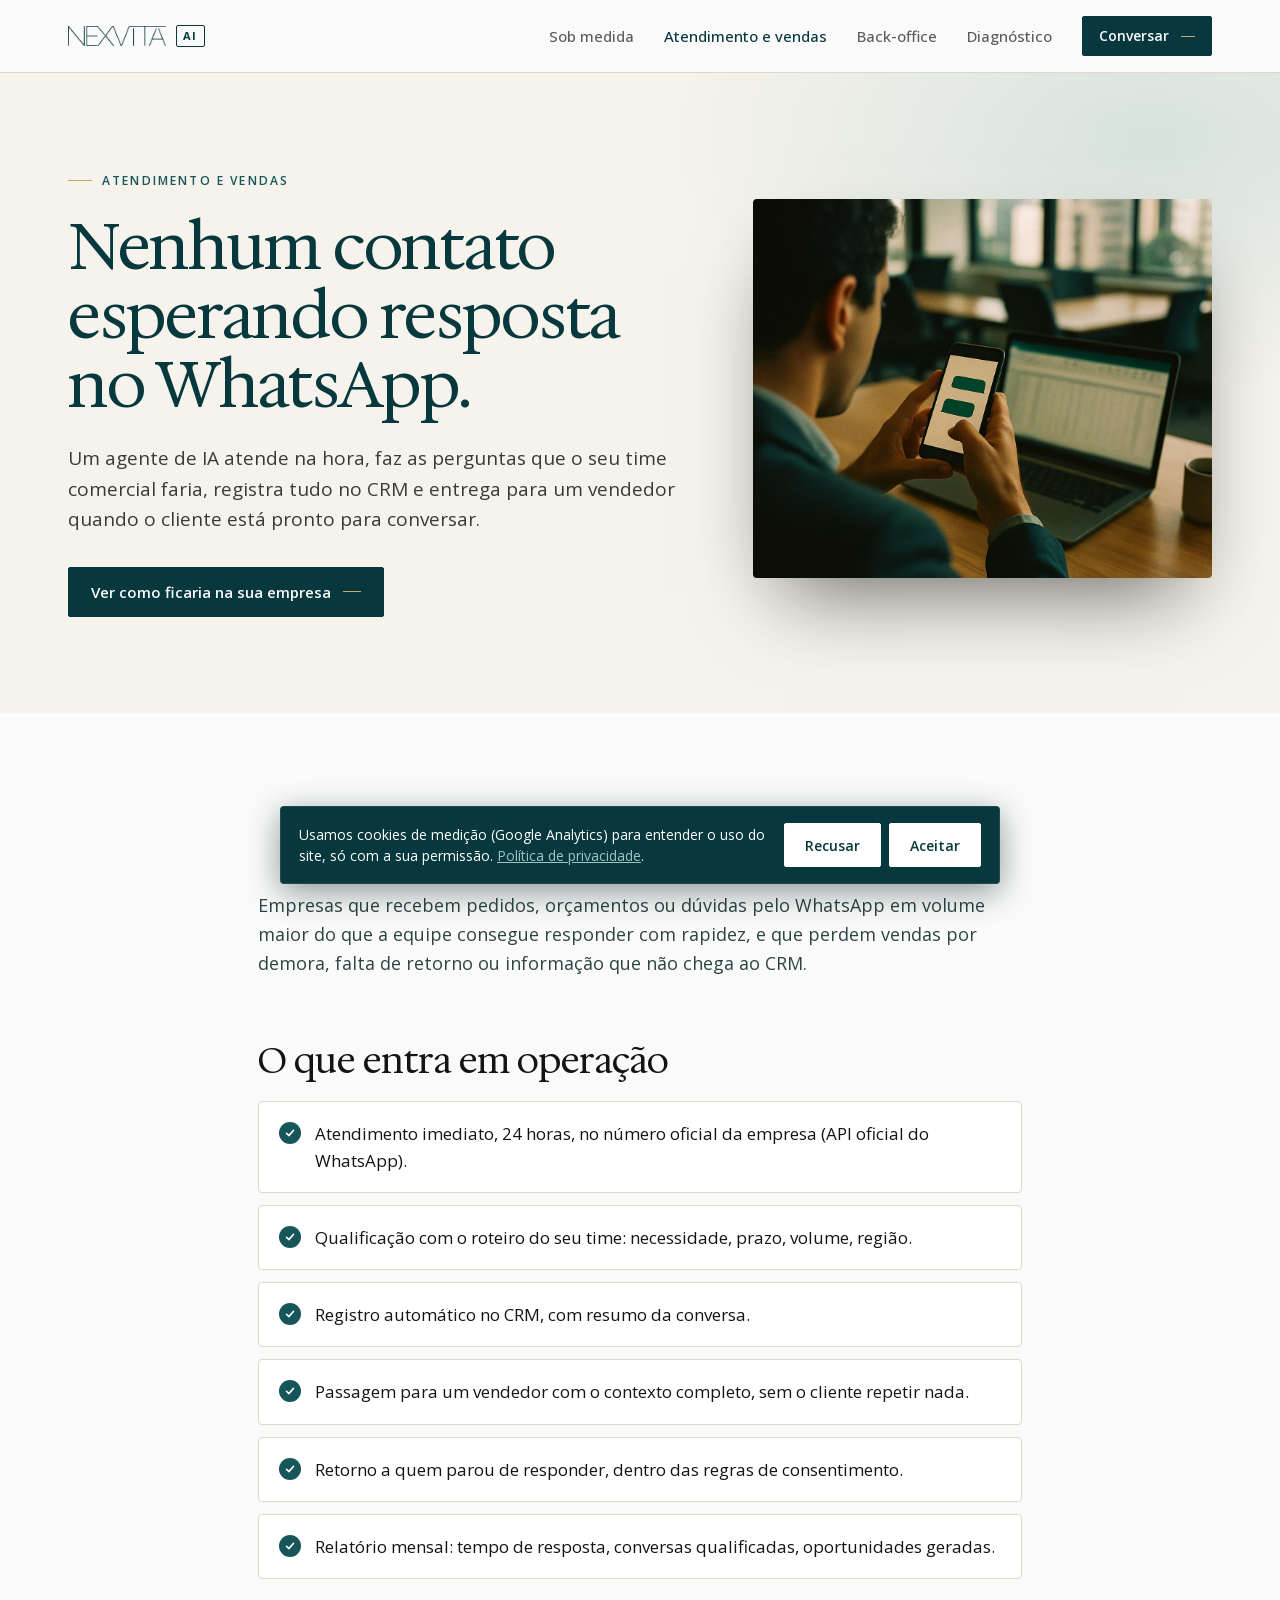
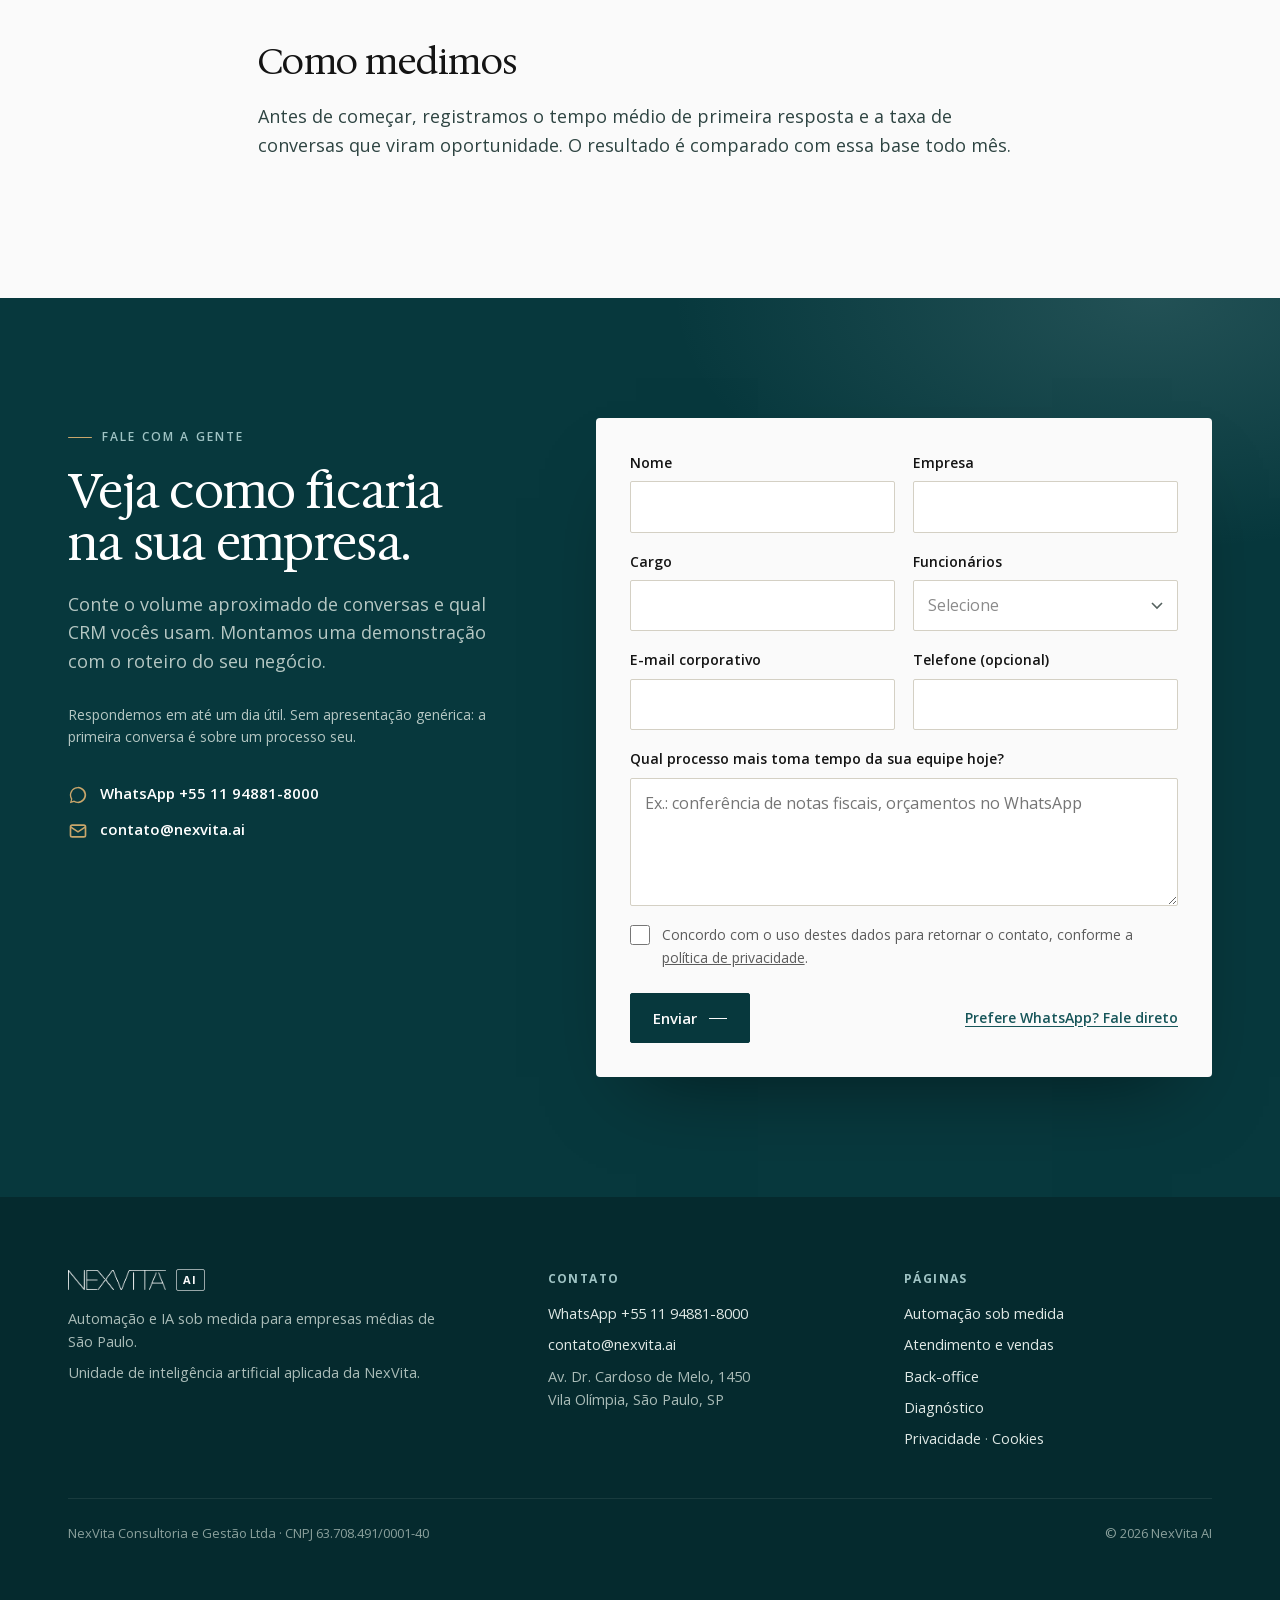
<file: whatsapp/index.html>
<!doctype html>
<html lang="pt-BR">
<head>
<meta charset="utf-8">
<meta name="viewport" content="width=device-width,initial-scale=1">
<script>if("IntersectionObserver" in window)document.documentElement.classList.add("js")</script>
<title>Atendimento e vendas no WhatsApp com IA — NexVita AI</title>
<meta name="description" content="IA que responde, qualifica e registra no CRM os contatos do WhatsApp, com passagem para o vendedor no momento certo.">
<link rel="canonical" href="https://nexvita.ai/whatsapp/">
<meta property="og:title" content="Atendimento e vendas no WhatsApp com IA — NexVita AI">
<meta property="og:description" content="IA que responde, qualifica e registra no CRM os contatos do WhatsApp, com passagem para o vendedor no momento certo.">
<meta property="og:url" content="https://nexvita.ai/whatsapp/">
<meta property="og:type" content="website">
<meta property="og:locale" content="pt_BR">
<meta name="theme-color" content="#0B2B29">
<link rel="icon" href="../assets/favicon.svg" type="image/svg+xml">
<link rel="stylesheet" href="../assets/site.css?v=20261014e">
<!-- MEDICAO: GA4 (G-KE4MM800WH) só carrega após consentimento, via assets/consent.js. Meta Pixel: não instalado. -->
</head>
<body>
<header class="top"><div class="wrap">
  <a class="marca" href="../" aria-label="NexVita AI, início"><img src="../assets/img/marca-petroleo.png" width="973" height="199" alt="NexVita"><b>AI</b></a>
  <nav class="nav" aria-label="Principal">
    <a href="../sob-medida/">Sob medida</a>
    <a href="../whatsapp/" aria-current="page">Atendimento e vendas</a>
    <a href="../backoffice/">Back-office</a>
    <a href="../diagnostico/">Diagnóstico</a>
    <a class="btn" href="#conversa">Conversar</a>
  </nav>
</div></header>
<main>

<section class="oferta-topo"><div class="wrap grid-topo">
 <div>
 <div class="rot rv">Atendimento e vendas</div>
 <h1 class="rv d1">Nenhum contato esperando resposta no WhatsApp.</h1>
 <p class="lead rv d2">Um agente de IA atende na hora, faz as perguntas que o seu time comercial faria, registra tudo no CRM e entrega para um vendedor quando o cliente está pronto para conversar.</p>
 <div class="acoes rv d3"><a class="btn" href="#conversa">Ver como ficaria na sua empresa</a></div>
 </div>
 <div class="foto-topo"><img src="../assets/img/whatsapp_planilha.jpg" width="1600" height="1066" alt="Pessoa respondendo clientes no WhatsApp com a planilha aberta no notebook" fetchpriority="high"></div>
</div></section>
<section class="secao"><div class="wrap texto">
 <h2 class="rv">Para quem é</h2>
 <p class="rv d1">Empresas que recebem pedidos, orçamentos ou dúvidas pelo WhatsApp em volume maior do que a equipe consegue responder com rapidez, e que perdem vendas por demora, falta de retorno ou informação que não chega ao CRM.</p>
 <h2 class="rv">O que entra em operação</h2>
 <ul class="rv d1">
  <li>Atendimento imediato, 24 horas, no número oficial da empresa (API oficial do WhatsApp).</li>
  <li>Qualificação com o roteiro do seu time: necessidade, prazo, volume, região.</li>
  <li>Registro automático no CRM, com resumo da conversa.</li>
  <li>Passagem para um vendedor com o contexto completo, sem o cliente repetir nada.</li>
  <li>Retorno a quem parou de responder, dentro das regras de consentimento.</li>
  <li>Relatório mensal: tempo de resposta, conversas qualificadas, oportunidades geradas.</li>
 </ul>
 <h2 class="rv">Como medimos</h2>
 <p class="rv d1">Antes de começar, registramos o tempo médio de primeira resposta e a taxa de conversas que viram oportunidade. O resultado é comparado com essa base todo mês.</p>
</div></section>

<div class="entalhe" aria-hidden="true"></div>
<section class="escuro secao" id="conversa">
 <div class="wrap form-area">
  <div class="form-lado">
   <div class="eyebrow">Fale com a gente</div>
   <h2>Veja como ficaria na sua empresa.</h2>
   <p class="muted" style="margin-top:20px;font-size:18px">Conte o volume aproximado de conversas e qual CRM vocês usam. Montamos uma demonstração com o roteiro do seu negócio.</p>
   <p class="muted small" style="margin-top:28px">Respondemos em até um dia útil. Sem apresentação genérica: a primeira conversa é sobre um processo seu.</p>
   <div class="contato-direto">
    <div class="linha-c"><svg width="20" height="20" viewBox="0 0 32 32" aria-hidden="true"><path fill="currentColor" d="M16 3a13 13 0 0 0-11.2 19.6L3 29l6.6-1.7A13 13 0 1 0 16 3zm0 23.6c-2 0-4-.6-5.7-1.6l-.4-.2-3.9 1 1-3.8-.3-.4A10.6 10.6 0 1 1 16 26.6z"/></svg><a data-wa="lado-form" href="https://wa.me/5511948818000?text=Ol%C3%A1%2C%20vim%20pelo%20site%20da%20NexVita%20AI%20(whatsapp)%20e%20quero%20conversar%20sobre%20um%20processo%20da%20minha%20empresa." target="_blank" rel="noopener">WhatsApp +55 11 94881-8000</a></div>
    <div class="linha-c"><svg width="20" height="20" viewBox="0 0 24 24" fill="none" stroke="currentColor" stroke-width="2" aria-hidden="true"><rect x="3" y="5" width="18" height="14" rx="2"/><path d="M3 7l9 6 9-6"/></svg><a href="mailto:contato@nexvita.ai">contato@nexvita.ai</a></div>
   </div>
  </div>
  <form class="contato" data-oferta="whatsapp" novalidate>
   <div class="campos">
    <div class="campo"><label for="nome-whatsapp">Nome</label><input id="nome-whatsapp" name="nome" autocomplete="name" required></div>
    <div class="campo"><label for="empresa-whatsapp">Empresa</label><input id="empresa-whatsapp" name="empresa" autocomplete="organization" required></div>
    <div class="campo"><label for="cargo-whatsapp">Cargo</label><input id="cargo-whatsapp" name="cargo" autocomplete="organization-title"></div>
    <div class="campo"><label for="porte-whatsapp">Funcionários</label>
     <select id="porte-whatsapp" name="porte" required><option value="">Selecione</option><option>Até 20</option><option>20 a 49</option><option>50 a 249</option><option>250 a 999</option><option>1.000 ou mais</option></select></div>
    <div class="campo"><label for="email-whatsapp">E-mail corporativo</label><input id="email-whatsapp" name="email" type="email" autocomplete="email" required></div>
    <div class="campo"><label for="tel-whatsapp">Telefone (opcional)</label><input id="tel-whatsapp" name="telefone" type="tel" autocomplete="tel"></div>
    <div class="campo cheio"><label for="proc-whatsapp">Qual processo mais toma tempo da sua equipe hoje?</label><textarea id="proc-whatsapp" name="processo" rows="4" placeholder="Ex.: conferência de notas fiscais, orçamentos no WhatsApp"></textarea></div>
    <label class="aceite"><input type="checkbox" name="aceite" required> Concordo com o uso destes dados para retornar o contato, conforme a <a href="../privacidade/">política de privacidade</a>.</label>
    <div class="hp" aria-hidden="true"><input name="website" tabindex="-1" autocomplete="off"></div>
   </div>
   <div class="form-rodape"><button class="btn" type="submit">Enviar</button><span class="status" role="status" aria-live="polite"></span></div>
  </form>
 </div>
</section>
</main>
<footer><div class="wrap">
 <div><a class="marca" href="../" aria-label="NexVita AI, início"><img src="../assets/img/marca-papel.png" width="973" height="199" alt="NexVita"><b>AI</b></a><p>Automação e IA sob medida para empresas médias de São Paulo.</p><p>Unidade de inteligência artificial aplicada da NexVita.</p></div>
 <div><h4>Contato</h4><ul>
  <li><a data-wa="rodape" href="https://wa.me/5511948818000?text=Ol%C3%A1%2C%20vim%20pelo%20site%20da%20NexVita%20AI%20(whatsapp)%20e%20quero%20conversar%20sobre%20um%20processo%20da%20minha%20empresa." target="_blank" rel="noopener">WhatsApp +55 11 94881-8000</a></li>
  <li><a href="mailto:contato@nexvita.ai">contato@nexvita.ai</a></li>
  <li>Av. Dr. Cardoso de Melo, 1450<br>Vila Olímpia, São Paulo, SP</li>
 </ul></div>
 <div><h4>Páginas</h4><ul>
  <li><a href="../sob-medida/">Automação sob medida</a></li>
  <li><a href="../whatsapp/">Atendimento e vendas</a></li>
  <li><a href="../backoffice/">Back-office</a></li>
  <li><a href="../diagnostico/">Diagnóstico</a></li>
  <li><a href="../privacidade/">Privacidade</a> · <a href="#" data-cookies>Cookies</a></li>
 </ul></div>
 <div class="legal"><span>NexVita Consultoria e Gestão Ltda · CNPJ 63.708.491/0001-40</span><span>© 2026 NexVita AI</span></div>
</div></footer>
<script src="../assets/consent.js" defer></script>
<script src="../assets/site.js?v=20261009" defer></script>
<script src="../assets/motion.js?v=20261014" defer></script>
</body>
</html>
</file>
<file: assets/site.css>
/* NexVita AI — v3 alinhada à marca NexVita (Hedvig + Open Sans, petróleo, papel, água) */
@font-face{font-family:"Hedvig";src:url("HedvigLettersSerif.woff2") format("woff2");font-weight:400;font-display:swap}
@font-face{font-family:"Open Sans";src:url("OpenSans.woff2") format("woff2");font-weight:300 800;font-display:swap}
:root{
  --petroleo:#07383d;
  --petroleo-2:#0d4a4f;
  --petroleo-3:#165559;
  --verde:#165559;
  --dourado:#c9a66b;
  --dourado-2:#9a7a45;
  --agua:#9fc3c4;
  --agua-2:#c4d6d7;
  --nevoa:#eef3f3;
  --bege:#f5f3eb;
  --bege-2:#efece2;
  --bege-3:#e6e2d6;
  --papel:#fafafa;
  --tinta:#141414;
  --cinza:#5c5c5c;
  --linha:#dcd8cc;
  --brilho:#9fc3c4;
  --serif:"Hedvig",Georgia,"Times New Roman",serif;
  --sans:"Open Sans",system-ui,-apple-system,"Segoe UI",Roboto,sans-serif;
  --w:1200px;
  --raio:4px;
  --sombra:0 1px 2px rgba(7,56,61,.05),0 18px 40px -22px rgba(7,56,61,.28);
  --ease:cubic-bezier(.2,.7,.1,1);
}
*{box-sizing:border-box}
html{-webkit-text-size-adjust:100%;scroll-behavior:smooth}
body{margin:0;background:var(--bege);color:var(--tinta);font:400 17px/1.6 var(--sans);-webkit-font-smoothing:antialiased;overflow-x:hidden}
a{color:inherit}
img,video{max-width:100%;display:block}
.wrap{max-width:var(--w);margin:0 auto;padding:0 28px}
h1,h2,h3{font-family:var(--sans);font-weight:800;line-height:1.05;margin:0;letter-spacing:-.03em;text-wrap:balance}
h1{font-size:clamp(40px,6vw,80px);font-weight:900;letter-spacing:-.04em}
h2{font-size:clamp(32px,4.2vw,56px)}
h3{font-size:22px;letter-spacing:-.015em;line-height:1.2}
p{margin:0 0 1em;text-wrap:pretty}
.muted{color:var(--cinza)}
.small{font-size:14px}
.eyebrow,.rot{display:inline-flex;align-items:center;gap:10px;font-size:13px;font-weight:700;letter-spacing:.12em;text-transform:uppercase;color:var(--verde)}
.eyebrow::before,.rot::before{content:"";width:28px;height:2px;background:currentColor;border-radius:2px}
.escuro .eyebrow,.escuro .rot,.hero .eyebrow,.oferta-topo .rot{color:var(--dourado)}
.secao{padding:120px 0}
.secao-topo{max-width:760px;margin-bottom:56px}
.secao-topo h2{margin-top:18px}
.secao-topo p{margin-top:20px;font-size:19px;color:var(--cinza)}
.escuro .secao-topo p{color:#b8c9c5}
@media (max-width:820px){.secao{padding:76px 0}.secao-topo{margin-bottom:36px}}

/* topo */
.top{position:sticky;top:0;z-index:30;background:rgba(7,56,61,.88);backdrop-filter:saturate(1.3) blur(14px);-webkit-backdrop-filter:saturate(1.3) blur(14px);border-bottom:1px solid rgba(255,255,255,.08);color:var(--bege)}
.top .wrap{display:flex;align-items:center;justify-content:space-between;height:72px;gap:24px}
.marca{display:flex;align-items:center;gap:10px;text-decoration:none;font-weight:800;font-size:20px;letter-spacing:-.02em;color:#fff}
.marca::before{content:"";width:26px;height:26px;border-radius:8px;background:linear-gradient(135deg,var(--dourado) 0 50%,var(--verde) 50% 100%);box-shadow:inset 0 0 0 1px rgba(255,255,255,.15)}
.marca b{font-weight:700;font-size:12px;letter-spacing:.1em;color:var(--petroleo);background:var(--dourado);border-radius:5px;padding:2px 6px}
.nav{display:flex;gap:30px;align-items:center;font-size:15px;font-weight:500}
.nav a{text-decoration:none;color:#c9d6d3;transition:color .2s}
.nav a:hover,.nav a[aria-current]{color:#fff}
.nav .btn{min-height:42px;font-size:14px;padding-left:18px}
.nav .btn::after{width:30px;height:30px}
@media (max-width:960px){.nav a:not(.btn){display:none}}

/* botões */
.btn{display:inline-flex;align-items:center;gap:12px;min-height:52px;padding:0 8px 0 24px;border-radius:999px;background:var(--dourado);color:var(--petroleo)!important;text-decoration:none;font-weight:700;font-size:16px;border:0;cursor:pointer;font-family:var(--sans);transition:transform .25s var(--ease),box-shadow .25s,background .2s;box-shadow:0 8px 24px -10px rgba(201,166,107,.8)}
.btn::after{content:"→";display:grid;place-items:center;width:36px;height:36px;border-radius:50%;background:var(--petroleo);color:var(--dourado);font-weight:700;transition:transform .25s var(--ease)}
.btn:hover{background:#e3c37f;transform:translateY(-2px)}
.btn:hover::after{transform:translateX(3px)}
.btn:focus-visible,.link:focus-visible,input:focus-visible,select:focus-visible,textarea:focus-visible,.btn-wa:focus-visible,summary:focus-visible,.frente:focus-visible{outline:2px solid var(--dourado);outline-offset:3px}
.btn-wa{display:inline-flex;align-items:center;gap:10px;min-height:52px;padding:0 22px;border-radius:999px;text-decoration:none;font-weight:600;font-size:16px;color:#fff;border:1px solid rgba(255,255,255,.35);transition:background .2s,border-color .2s,transform .25s var(--ease)}
.btn-wa svg{color:#4fd68a;flex:none}
.btn-wa:hover{background:rgba(255,255,255,.08);border-color:#fff;transform:translateY(-2px)}
.btn-wa.no-claro{color:var(--petroleo);border-color:var(--petroleo)}
.btn-wa.no-claro svg{color:#1f9e5a}
.btn-wa.no-claro:hover{background:rgba(7,56,61,.06)}
.link{color:var(--verde);font-weight:700;text-decoration:none;border-bottom:2px solid currentColor;padding-bottom:2px}
.acoes{display:flex;gap:14px;align-items:center;flex-wrap:wrap}

/* hero */
.hero{position:relative;background:var(--petroleo);color:var(--bege);overflow:hidden;isolation:isolate}
.hero::before{content:"";position:absolute;inset:0;z-index:-1;background:radial-gradient(900px 500px at 85% 20%,rgba(159,195,196,.45),transparent 60%),radial-gradient(700px 400px at 10% 110%,rgba(201,166,107,.16),transparent 60%)}
.hero .wrap{display:grid;grid-template-columns:1.1fr .9fr;gap:64px;align-items:center;padding-top:88px;padding-bottom:110px}
.hero h1{color:#fff;margin:22px 0 0}
.hero h1 em{font-style:normal;color:var(--dourado)}
.hero .lead{font-size:20px;line-height:1.55;color:#cbd8d5;max-width:560px;margin:26px 0 30px}
.selos{display:flex;flex-wrap:wrap;gap:10px;margin:0 0 34px;padding:0;list-style:none}
.selos li{display:inline-flex;align-items:center;gap:8px;padding:8px 14px;border-radius:999px;background:rgba(255,255,255,.06);border:1px solid rgba(255,255,255,.12);font-size:14px;font-weight:600;color:#e9efe9}
.selos li::before{content:"";width:7px;height:7px;border-radius:50%;background:var(--dourado)}
.hero-foto{position:relative;aspect-ratio:4/5}
.hero-foto .moldura{position:absolute;inset:0;border-radius:24px;overflow:hidden;box-shadow:0 40px 80px -30px rgba(0,0,0,.6)}
.hero-foto img{width:100%;height:100%;object-fit:cover;transform:scale(1.1);transition:transform 1.8s var(--ease);will-change:transform}
.hero-foto.ativo img{transform:scale(1.02)}
.hero-foto .moldura::after{content:"";position:absolute;inset:0;background:linear-gradient(180deg,transparent 55%,rgba(7,56,61,.55))}
.flutua{position:absolute;z-index:2;background:var(--papel);color:var(--petroleo);border-radius:16px;padding:14px 16px;box-shadow:0 20px 40px -16px rgba(0,0,0,.45);display:flex;gap:12px;align-items:center;font-size:14px;line-height:1.35;max-width:280px;animation:flutuar 6s ease-in-out infinite}
.flutua b{display:block;font-size:15px}
.flutua small{display:block;color:var(--cinza);font-size:12px}
.flutua .ic{flex:none;width:38px;height:38px;border-radius:11px;display:grid;place-items:center;background:var(--verde);color:#fff}
.flutua.f1{left:-36px;bottom:72px}
.flutua.f2{right:-24px;top:40px;animation-delay:-3s}
.flutua .tag{display:inline-block;margin-top:4px;font-size:10px;font-weight:700;letter-spacing:.08em;text-transform:uppercase;color:var(--dourado-2)}
@keyframes flutuar{0%,100%{transform:translateY(0)}50%{transform:translateY(-8px)}}
@media (max-width:960px){
 .hero .wrap{grid-template-columns:1fr;gap:48px;padding-top:56px;padding-bottom:80px}
 .hero-foto{max-width:460px;width:100%;margin:0 auto;aspect-ratio:4/4.4}
 .flutua.f1{left:-8px;bottom:24px}.flutua.f2{right:-8px;top:20px}
}
@media (max-width:480px){.flutua{max-width:230px;font-size:13px;padding:10px 12px}.flutua .ic{width:32px;height:32px}.flutua.f2{display:none}}

/* faixa de selos */
.faixa{background:var(--petroleo-2);color:#dfe8e5;border-top:1px solid rgba(255,255,255,.06)}
.faixa .wrap{display:grid;grid-template-columns:repeat(3,1fr);gap:24px;padding-top:30px;padding-bottom:30px}
.faixa .item{display:flex;gap:16px;align-items:center;font-size:15px;line-height:1.4}
.faixa strong{display:block;color:#fff;font-size:17px}
.faixa .num{flex:none;display:grid;place-items:center;width:52px;height:52px;border-radius:14px;background:rgba(201,166,107,.12);color:var(--dourado)}
@media (max-width:820px){.faixa .wrap{grid-template-columns:1fr;gap:18px}}

/* dores com imagem */
.dores{display:grid;grid-template-columns:repeat(4,1fr);gap:20px}
.dor{position:relative;border-radius:var(--raio);overflow:hidden;min-height:420px;color:#fff;display:flex;flex-direction:column;justify-content:flex-end;padding:24px;background:var(--petroleo);isolation:isolate;box-shadow:var(--sombra)}
.dor img{position:absolute;inset:0;width:100%;height:100%;object-fit:cover;z-index:-2;transition:transform .9s var(--ease)}
.dor::before{content:"";position:absolute;inset:0;z-index:-1;background:linear-gradient(180deg,rgba(7,56,61,0) 30%,rgba(7,56,61,.94) 90%)}
.dor:hover img{transform:scale(1.06)}
.dor .n{font-size:12px;font-weight:700;letter-spacing:.12em;text-transform:uppercase;color:var(--dourado);margin-bottom:8px}
.dor h3{font-size:21px;color:#fff;margin-bottom:6px}
.dor p{margin:0;font-size:15px;color:#d4e0dd;line-height:1.45}
@media (max-width:1040px){.dores{grid-template-columns:repeat(2,1fr)}}
@media (max-width:560px){.dores{grid-template-columns:1fr}.dor{min-height:340px}}

/* antes → depois (mock animado) */
.demo{display:grid;grid-template-columns:1fr auto 1.3fr;gap:28px;align-items:center}
.tela{background:#fff;border-radius:22px;box-shadow:var(--sombra);overflow:hidden;border:1px solid var(--linha)}
.tela-topo{display:flex;align-items:center;gap:10px;padding:14px 18px;border-bottom:1px solid #eee6d6;font-size:14px;font-weight:700;color:var(--petroleo)}
.tela-topo .av{flex:none;width:32px;height:32px;border-radius:50%;background:var(--bege-3);display:grid;place-items:center;font-size:12px;color:var(--petroleo)}
.tela-topo .av.verde{background:#1f9e5a;color:#fff}
.tela-topo small{display:block;font-weight:500;color:var(--cinza);font-size:12px}
.chat{padding:20px 18px 22px;background:#efe9dd;min-height:280px;display:flex;flex-direction:column;gap:10px}
.bolha{align-self:flex-start;max-width:90%;background:#fff;border-radius:4px 14px 14px 14px;padding:10px 14px;font-size:14.5px;line-height:1.45;box-shadow:0 1px 1px rgba(0,0,0,.06);opacity:0;transform:translateY(10px)}
.bolha time{display:block;text-align:right;font-size:11px;color:#7d8883;margin-top:2px}
.bolha.digitando{width:64px;display:flex;gap:4px;padding:14px;overflow:hidden}
.bolha.digitando i{width:7px;height:7px;border-radius:50%;background:#a9b3ae;animation:pisca 1s infinite}
.bolha.digitando i:nth-child(2){animation-delay:.15s}.bolha.digitando i:nth-child(3){animation-delay:.3s}
@keyframes pisca{0%,100%{opacity:.3}50%{opacity:1}}
.seta-demo{width:64px;height:64px;border-radius:50%;background:var(--petroleo);display:grid;place-items:center;color:var(--dourado);font-size:26px;box-shadow:var(--sombra);position:relative}
.seta-demo::before{content:"";position:absolute;inset:-8px;border-radius:50%;border:2px solid rgba(159,195,196,.5);opacity:0}
.planilha{width:100%;border-collapse:collapse;font-size:14px;font-variant-numeric:tabular-nums}
.planilha th{background:#f6f2ea;text-align:left;font-weight:700;font-size:12px;letter-spacing:.04em;text-transform:uppercase;color:var(--cinza);padding:11px 14px;border-bottom:1px solid #eee6d6}
.planilha td{padding:12px 14px;border-bottom:1px solid #f1ebdf;white-space:nowrap}
.planilha tr.nova{opacity:0;transform:translateY(-6px)}
.planilha .st{display:inline-block;padding:3px 9px;border-radius:999px;font-size:12px;font-weight:700;background:#e4f1ee;color:var(--verde)}
.planilha .st.novo{background:#f7ecd4;color:#7a5618}
.planilha-wrap{overflow-x:auto}
.demo-nota{margin-top:24px;font-size:14px;color:var(--cinza);display:flex;gap:10px;align-items:center;flex-wrap:wrap}
.selo-ex{font-size:11px;font-weight:700;letter-spacing:.08em;text-transform:uppercase;background:var(--petroleo);color:var(--dourado);padding:3px 8px;border-radius:6px}
.demo.rodando .b1{animation:entra .5s var(--ease) .3s forwards}
.demo.rodando .b2{animation:entra .5s var(--ease) 1.1s forwards,some .3s 2.2s forwards}
.demo.rodando .b3{animation:entra .5s var(--ease) 2.3s forwards}
.demo.rodando .seta-demo::before{animation:pulso 1.4s ease-out 3s 2}
.demo.rodando tr.nova{animation:entra .6s var(--ease) 3.4s forwards}
.demo.rodando tr.nova td{animation:realce 2.4s ease 3.4s forwards}
@keyframes entra{to{opacity:1;transform:none}}
@keyframes some{to{opacity:0;height:0;padding:0;margin:-10px 0 0}}
@keyframes pulso{0%{opacity:1;transform:scale(1)}100%{opacity:0;transform:scale(1.5)}}
@keyframes realce{0%{background:rgba(201,166,107,.4)}100%{background:rgba(201,166,107,.14)}}
@media (max-width:960px){.demo{grid-template-columns:1fr}.seta-demo{margin:0 auto;transform:rotate(90deg)}}

/* passos */
.passos{display:grid;grid-template-columns:repeat(3,1fr);gap:24px;position:relative;padding-top:4px}
.passo{position:relative;background:var(--papel);border:1px solid var(--linha);border-radius:var(--raio);padding:34px 30px 30px;transition:transform .35s var(--ease),box-shadow .35s}
.passo:hover{transform:translateY(-4px);box-shadow:var(--sombra)}
.passo .num{display:block;font-size:64px;font-weight:900;letter-spacing:-.05em;line-height:1;color:transparent;-webkit-text-stroke:1.5px var(--verde);margin-bottom:22px}
.passo .quando{font-size:13px;font-weight:700;letter-spacing:.08em;text-transform:uppercase;color:var(--dourado-2);margin-bottom:10px}
.passo h3{margin-bottom:10px}
.passo p{margin:0;color:var(--cinza)}
.linha-passos{position:absolute;left:0;right:0;top:-18px;height:3px;background:linear-gradient(90deg,var(--verde),var(--dourado));transform-origin:left;transform:scaleX(0);transition:transform 1.6s var(--ease);border-radius:3px}
.passos.visivel .linha-passos{transform:scaleX(1)}
@media (max-width:860px){.passos{grid-template-columns:1fr}.linha-passos{display:none}}

/* cards de exemplo */
.cards{display:grid;grid-template-columns:repeat(3,1fr);gap:20px}
.card{position:relative;background:var(--papel);border:1px solid var(--linha);border-radius:var(--raio);padding:28px;transition:transform .35s var(--ease),box-shadow .35s,border-color .35s;overflow:hidden}
.card:hover{transform:translateY(-6px);box-shadow:var(--sombra);border-color:transparent}
.card::after{content:"";position:absolute;left:0;right:0;bottom:0;height:3px;background:linear-gradient(90deg,var(--verde),var(--dourado));transform:scaleX(0);transform-origin:left;transition:transform .45s var(--ease)}
.card:hover::after{transform:scaleX(1)}
.card .ic{width:52px;height:52px;border-radius:14px;background:var(--petroleo);color:var(--dourado);display:grid;place-items:center;margin-bottom:22px;transition:transform .35s var(--ease)}
.card:hover .ic{transform:rotate(-6deg) scale(1.05)}
.card .ic svg{width:26px;height:26px}
.card h3{margin-bottom:10px;padding-right:70px}
.card p{margin:0;color:var(--cinza);font-size:16px}
.card .ex{position:absolute;top:24px;right:24px;font-size:11px;font-weight:700;letter-spacing:.08em;text-transform:uppercase;color:var(--dourado-2);border:1px solid rgba(166,124,46,.45);border-radius:6px;padding:2px 7px}
.card .fluxo{display:flex;gap:6px;flex-wrap:wrap;margin-top:18px;align-items:center}
.card .fluxo span{font-size:12px;font-weight:600;color:var(--petroleo);background:var(--bege-2);border:1px solid var(--linha);border-radius:999px;padding:3px 10px}
.card .fluxo i{font-style:normal;color:var(--dourado-2);font-size:12px}
@media (max-width:1000px){.cards{grid-template-columns:repeat(2,1fr)}}
@media (max-width:620px){.cards{grid-template-columns:1fr}}

/* vídeo */
.video-bloco{display:grid;grid-template-columns:1fr 360px;gap:80px;align-items:center}
.video-moldura{position:relative;border-radius:28px;overflow:hidden;background:#000;aspect-ratio:9/16;box-shadow:0 40px 80px -30px rgba(0,0,0,.6);border:6px solid #0d4a4f}
.video-moldura video{width:100%;height:100%;object-fit:cover}
.video-play{position:absolute;inset:0;display:grid;place-items:center;background:linear-gradient(180deg,rgba(7,56,61,0) 40%,rgba(7,56,61,.5));border:0;cursor:pointer;color:var(--petroleo);padding:0;width:100%}
.video-play span{width:84px;height:84px;border-radius:50%;background:var(--dourado);display:grid;place-items:center;animation:anel 2.4s infinite;transition:transform .25s var(--ease)}
.video-play:hover span{transform:scale(1.08)}
.video-play svg{margin-left:5px}
@keyframes anel{0%{box-shadow:0 0 0 0 rgba(201,166,107,.55)}80%,100%{box-shadow:0 0 0 22px rgba(201,166,107,0)}}
.video-moldura.tocando .video-play{display:none}
.video-lista{list-style:none;padding:0;margin:28px 0 32px;display:grid;gap:14px}
.video-lista li{display:flex;gap:14px;align-items:flex-start;color:#d0dcd9}
.video-lista li::before,.texto li::before{content:"";flex:none;width:22px;height:22px;margin-top:2px;border-radius:50%;background:var(--verde) url("data:image/svg+xml,%3Csvg xmlns='http://www.w3.org/2000/svg' viewBox='0 0 24 24'%3E%3Cpath d='M6 12.5l4 4 8-9' fill='none' stroke='%23fff' stroke-width='2.6' stroke-linecap='round' stroke-linejoin='round'/%3E%3C/svg%3E") center/14px no-repeat}
.nota-ia{font-size:13px;color:#93a7a3;margin-top:14px;text-align:center}
@media (max-width:900px){.video-bloco{grid-template-columns:1fr;gap:44px}.video-moldura{max-width:330px;margin:0 auto;width:100%}}

/* oferta */
.oferta{display:grid;grid-template-columns:.9fr 1.1fr;gap:72px;align-items:center}
.oferta-foto{position:relative;border-radius:24px;overflow:hidden;aspect-ratio:4/5;box-shadow:var(--sombra)}
.oferta-foto img{position:absolute;left:0;top:-8%;width:100%;height:116%;object-fit:cover;will-change:transform}
.pilares{display:grid;gap:14px;margin:34px 0}
.pilar{display:grid;grid-template-columns:56px 1fr;gap:18px;align-items:start;padding:20px 22px;border-radius:16px;background:var(--papel);border:1px solid var(--linha);transition:transform .3s var(--ease),box-shadow .3s}
.pilar:hover{transform:translateX(6px);box-shadow:var(--sombra)}
.pilar .ic{width:52px;height:52px;border-radius:14px;background:var(--verde);color:#fff;display:grid;place-items:center}
.pilar h3{font-size:19px;margin-bottom:4px}
.pilar p{margin:0;color:var(--cinza);font-size:15.5px}
@media (max-width:900px){.oferta{grid-template-columns:1fr;gap:40px}.oferta-foto{aspect-ratio:4/3.4}}

/* faixa com frase sobre foto */
.faixa-foto{position:relative;min-height:460px;display:flex;align-items:center;overflow:hidden;color:#fff;isolation:isolate;padding:80px 0}
.faixa-foto img{position:absolute;left:0;right:0;top:-12%;width:100%;height:124%;object-fit:cover;z-index:-2;will-change:transform}
.faixa-foto::before{content:"";position:absolute;inset:0;z-index:-1;background:linear-gradient(90deg,rgba(7,56,61,.95) 0%,rgba(7,56,61,.8) 45%,rgba(7,56,61,.3) 100%)}
.faixa-foto blockquote{margin:0;max-width:680px;font-size:clamp(28px,3.4vw,46px);font-weight:800;line-height:1.12;letter-spacing:-.03em}
.faixa-foto blockquote span{color:var(--dourado)}
.faixa-foto p{margin-top:22px;color:#cbd8d5;max-width:520px;font-size:18px}
@media (max-width:700px){.faixa-foto::before{background:linear-gradient(180deg,rgba(7,56,61,.7),rgba(7,56,61,.95))}}

/* home: frentes */
.frentes{display:grid;grid-template-columns:1.25fr 1fr 1fr;gap:20px}
.frente{position:relative;display:flex;flex-direction:column;justify-content:flex-end;min-height:380px;border-radius:var(--raio);overflow:hidden;text-decoration:none;color:#fff;padding:28px;isolation:isolate;box-shadow:var(--sombra);background:var(--petroleo)}
.frente.destaque{grid-row:span 2;min-height:580px}
.frente img{position:absolute;inset:0;width:100%;height:100%;object-fit:cover;z-index:-2;transition:transform .9s var(--ease)}
.frente::before{content:"";position:absolute;inset:0;z-index:-1;background:linear-gradient(180deg,rgba(7,56,61,.05) 15%,rgba(7,56,61,.94) 82%)}
.frente:hover img{transform:scale(1.06)}
.frente .rot{color:var(--dourado);margin-bottom:12px}
.frente h3{font-size:24px;color:#fff;margin-bottom:8px}
.frente.destaque h3{font-size:clamp(28px,2.6vw,36px)}
.frente p{margin:0;color:#d4e0dd;font-size:15.5px;line-height:1.5}
.frente .seta{position:absolute;top:22px;right:22px;width:44px;height:44px;border-radius:50%;background:rgba(255,255,255,.16);backdrop-filter:blur(6px);display:grid;place-items:center;font-size:20px;transition:background .3s,transform .3s var(--ease),color .3s}
.frente:hover .seta{background:var(--dourado);color:var(--petroleo);transform:rotate(-45deg)}
@media (max-width:1000px){.frentes{grid-template-columns:1fr 1fr}.frente.destaque{grid-column:1/-1;grid-row:auto;min-height:440px}}
@media (max-width:620px){.frentes{grid-template-columns:1fr}.frente,.frente.destaque{min-height:360px}}

/* princípios */
.duas{display:grid;grid-template-columns:.8fr 1.2fr;gap:72px;align-items:start}
.duas h2{margin-top:18px}
.principios{margin:0;padding:0;list-style:none;display:grid;grid-template-columns:1fr 1fr;gap:16px}
.principios li{padding:24px;border-radius:16px;background:var(--papel);border:1px solid var(--linha);transition:transform .3s var(--ease),box-shadow .3s}
.principios li:hover{transform:translateY(-4px);box-shadow:var(--sombra)}
.principios strong{display:flex;align-items:center;gap:10px;font-size:18px;font-weight:800;letter-spacing:-.01em;margin-bottom:8px;color:var(--petroleo)}
.principios strong::before{content:"✕";flex:none;display:grid;place-items:center;width:26px;height:26px;border-radius:50%;background:#f3e3df;color:#a1261b;font-size:12px}
.principios span{color:var(--cinza);font-size:15.5px}
@media (max-width:900px){.duas{grid-template-columns:1fr;gap:32px}.principios{grid-template-columns:1fr}}

/* processos (chips) */
.processos{display:flex;flex-wrap:wrap;gap:12px;margin:0;padding:0;list-style:none}
.processos li{padding:14px 20px;border-radius:999px;background:var(--papel);border:1px solid var(--linha);font-size:15.5px;transition:background .25s,color .25s,border-color .25s,transform .25s var(--ease)}
.processos li:hover{background:var(--petroleo);color:#fff;border-color:var(--petroleo);transform:translateY(-2px)}
.processos li b{font-weight:700}

/* faq */
details{border-bottom:1px solid var(--linha)}
details:first-of-type{border-top:1px solid var(--linha)}
summary{cursor:pointer;font-size:19px;font-weight:700;letter-spacing:-.01em;list-style:none;display:flex;justify-content:space-between;align-items:center;gap:24px;padding:22px 0}
summary::-webkit-details-marker{display:none}
summary::after{content:"+";flex:none;display:grid;place-items:center;width:34px;height:34px;border-radius:50%;background:var(--bege-3);color:var(--petroleo);font-weight:600;font-size:20px;transition:transform .3s var(--ease),background .3s}
details[open] summary::after{transform:rotate(45deg);background:var(--dourado)}
details p{margin:0 0 24px;color:var(--cinza);max-width:720px}

/* faixa escura */
.escuro{background:var(--petroleo);color:#e6eeeb;position:relative;overflow:hidden;isolation:isolate}
.escuro::before{content:"";position:absolute;inset:0;z-index:-1;background:radial-gradient(800px 420px at 90% 0%,rgba(159,195,196,.35),transparent 60%),radial-gradient(600px 400px at 0% 100%,rgba(201,166,107,.1),transparent 60%)}
.escuro h2,.escuro h3{color:#fff}
.escuro .muted{color:#b5c7c3}
.escuro .acento{color:var(--dourado)}
.entalhe{display:none}

/* formulário */
.form-area{display:grid;grid-template-columns:.85fr 1.15fr;gap:72px;align-items:start}
.form-lado h2{margin-top:18px}
.contato-direto{margin-top:34px;display:grid;gap:14px}
.contato-direto .linha-c{display:flex;gap:12px;align-items:flex-start;color:#cfdcd8;font-size:15px;line-height:1.45}
.contato-direto .linha-c svg{flex:none;color:var(--dourado);margin-top:2px}
.contato-direto a{color:#fff;text-decoration:none;font-weight:600}
.contato-direto a:hover{color:var(--dourado)}
@media (max-width:900px){.form-area{grid-template-columns:1fr;gap:36px}}
form.contato{background:var(--papel);border-radius:22px;padding:34px;color:var(--tinta);box-shadow:0 40px 80px -40px rgba(0,0,0,.5)}
.campos{display:grid;grid-template-columns:1fr 1fr;gap:18px}
.campo{display:flex;flex-direction:column;gap:7px}
.campo.cheio{grid-column:1/-1}
@media (max-width:560px){.campos{grid-template-columns:1fr}form.contato{padding:22px}}
label{font-size:14px;font-weight:600}
input,select,textarea{font:inherit;font-size:16px;padding:12px 14px;border:1px solid #d6ccb9;border-radius:12px;background:#fff;color:var(--tinta);min-height:50px;width:100%;transition:border-color .2s,box-shadow .2s}
input:focus,select:focus,textarea:focus{border-color:var(--verde);box-shadow:0 0 0 4px rgba(159,195,196,.15);outline:none}
textarea{min-height:120px;resize:vertical}
.aceite{display:block;position:relative;padding-left:32px;font-size:14px;font-weight:400;color:var(--cinza);grid-column:1/-1}
.aceite input{position:absolute;left:0;top:1px;width:20px;min-height:20px;height:20px;margin:0;accent-color:var(--verde)}
.form-rodape{display:flex;justify-content:space-between;align-items:center;gap:16px;margin-top:24px;flex-wrap:wrap}
form.contato .btn{background:var(--petroleo);color:#fff!important;box-shadow:none}
form.contato .btn::after{background:var(--dourado);color:var(--petroleo)}
form.contato .btn:hover{background:var(--petroleo-3)}
.status{font-size:14px;color:var(--cinza);min-height:20px}
.status.ok{color:#0b6b4f;font-weight:600}.status.erro{color:#a1261b}
.hp{position:absolute;left:-9999px}
select{appearance:none;-webkit-appearance:none;background-image:url("data:image/svg+xml,%3Csvg xmlns='http://www.w3.org/2000/svg' width='12' height='8'%3E%3Cpath d='M1 1l5 5 5-5' fill='none' stroke='%2355625f' stroke-width='1.6'/%3E%3C/svg%3E");background-repeat:no-repeat;background-position:right 14px center;padding-right:38px}
select:invalid{color:#8a8a8a}

/* rodapé */
footer{background:#052a2e;color:#a9bbb7;padding:72px 0 110px;font-size:14.5px;line-height:1.6}
footer .wrap{display:grid;grid-template-columns:1.4fr 1fr 1fr;gap:48px}
footer .marca{margin-bottom:16px}
footer h4{margin:0 0 14px;font-size:12px;letter-spacing:.12em;text-transform:uppercase;color:var(--dourado)}
footer a{color:#dfe8e5;text-decoration:none}
footer a:hover{color:var(--dourado)}
footer ul{list-style:none;margin:0;padding:0;display:grid;gap:8px}
footer p{margin:0 0 8px}
footer .legal{grid-column:1/-1;border-top:1px solid rgba(255,255,255,.08);padding-top:24px;display:flex;justify-content:space-between;gap:16px;flex-wrap:wrap;font-size:13px;color:#8aa09c}
footer .legal a{color:#a9bbb7}
@media (max-width:820px){footer .wrap{grid-template-columns:1fr;gap:32px}footer ul a{display:inline-block;padding:4px 0}}

/* páginas de oferta */
.oferta-topo{position:relative;background:var(--petroleo);color:var(--bege);padding:88px 0 96px;overflow:hidden;isolation:isolate}
.oferta-topo::before{content:"";position:absolute;inset:0;z-index:-1;background:radial-gradient(800px 420px at 90% 10%,rgba(159,195,196,.45),transparent 60%)}
.oferta-topo .grid-topo{display:grid;grid-template-columns:1.15fr .85fr;gap:64px;align-items:center}
.oferta-topo .rot{margin-bottom:22px}
.oferta-topo h1{font-size:clamp(38px,5vw,64px);color:#fff}
.oferta-topo .lead{font-size:19px;max-width:640px;margin-top:24px;color:#cbd8d5}
.oferta-topo .acoes{margin-top:32px}
.oferta-topo .foto-topo{border-radius:22px;overflow:hidden;aspect-ratio:4/3.3;box-shadow:0 40px 80px -30px rgba(0,0,0,.6)}
.oferta-topo .foto-topo img{width:100%;height:100%;object-fit:cover;transform:scale(1.1);transition:transform 1.8s var(--ease)}
.oferta-topo .foto-topo.ativo img{transform:scale(1.02)}
.oferta-topo.simples{padding:72px 0 64px}
.oferta-topo.simples h1{font-size:clamp(36px,4vw,48px)}
.oferta-topo .muted{color:#b5c7c3}
@media (max-width:900px){.oferta-topo{padding:56px 0 64px}.oferta-topo .grid-topo{grid-template-columns:1fr;gap:40px}}
.texto{max-width:820px}
.texto h2{font-size:clamp(26px,3vw,36px);margin:64px 0 20px}
.texto h2:first-child{margin-top:0}
.texto ul{list-style:none;padding:0;margin:0;display:grid;gap:12px}
.texto li{display:flex;gap:14px;align-items:flex-start;padding:18px 20px;background:var(--papel);border:1px solid var(--linha);border-radius:14px;transition:transform .3s var(--ease),box-shadow .3s}
.texto li:hover{transform:translateX(4px);box-shadow:var(--sombra)}
.texto p{font-size:18px;color:#2e4442}
.texto.legal p{font-size:17px}
.texto.legal h2{font-size:26px;margin:44px 0 12px}
.texto.legal a{color:var(--verde)}

/* reveal on scroll (só com JS; sem JS tudo aparece) */
.js .rv{opacity:0;transform:translateY(28px);transition:opacity .9s var(--ease),transform .9s var(--ease)}
.js .rv.d1{transition-delay:.08s}.js .rv.d2{transition-delay:.16s}.js .rv.d3{transition-delay:.24s}.js .rv.d4{transition-delay:.32s}
.js .rv.visivel{opacity:1;transform:none}

@media (prefers-reduced-motion:reduce){
 *,*::before,*::after{animation:none!important;transition:none!important;scroll-behavior:auto!important}
 .js .rv{opacity:1;transform:none}
 .hero-foto img,.oferta-topo .foto-topo img{transform:none}
 .bolha,.planilha tr.nova{opacity:1!important;transform:none!important}
 .bolha.digitando{display:none}
 .linha-passos{transform:none}
}
@media (max-width:560px){
 h1{font-size:40px}
 .hero .lead{font-size:18px}
 .acoes{flex-direction:column;align-items:stretch}
 .acoes .btn{justify-content:space-between}
 .acoes .btn-wa{justify-content:center}
 .wrap{padding:0 20px}
 .secao-topo p{font-size:17px}
}

/* aviso de cookies */
#nv-cookies{position:fixed;left:16px;right:16px;bottom:16px;z-index:50;max-width:720px;margin:0 auto;background:var(--petroleo);color:#fff;border-radius:16px;padding:16px 18px;box-shadow:0 8px 32px rgba(7,31,29,.45);border:1px solid rgba(255,255,255,.1);display:flex;gap:16px;align-items:center;flex-wrap:wrap;font-size:14px;line-height:1.5}
#nv-cookies p{margin:0;flex:1 1 320px}
#nv-cookies a{color:var(--brilho)}
.nv-cookies-acoes{display:flex;gap:8px}
.nv-cookies-acoes button{min-height:44px;padding:0 20px;border-radius:999px;font:600 14px var(--sans);cursor:pointer;border:1px solid #fff;background:#fff;color:var(--petroleo)}
.nv-cookies-acoes button:focus-visible{outline:2px solid var(--brilho);outline-offset:2px}

/* WhatsApp flutuante (criado por site.js) */
.nv-wa{position:fixed;right:20px;bottom:24px;z-index:40;display:inline-flex;align-items:center;gap:10px;min-height:54px;padding:0 22px 0 18px;border-radius:999px;background:#fff;color:var(--petroleo);text-decoration:none;font:700 15px var(--sans);border:1px solid var(--linha);box-shadow:0 10px 30px -6px rgba(7,31,29,.45);transition:opacity .2s,transform .25s var(--ease)}
.nv-wa svg{color:#1f9e5a}
.nv-wa:hover{transform:translateY(-2px)}
.nv-wa:focus-visible{outline:2px solid var(--brilho);outline-offset:3px}
.nv-wa.oculto{opacity:0;transform:translateY(12px);pointer-events:none}
@media (max-width:560px){.nv-wa span{display:none}.nv-wa{padding:0;width:56px;justify-content:center}}
.nv-wa-alt{display:inline-flex;align-items:center;min-height:44px;font-size:14px;font-weight:600;color:var(--verde);text-decoration:underline;text-underline-offset:3px}
.frente.largo{grid-column:span 2}
@media (max-width:620px){.frente.largo{grid-column:auto}}
@media (max-width:560px){
 .planilha th:nth-child(1),.planilha td:nth-child(1),.planilha th:nth-child(5),.planilha td:nth-child(5){display:none}
 .planilha th,.planilha td{padding:10px 10px;font-size:13px}
 .planilha th{font-size:11px}
}
.faixa-foto::before{background:linear-gradient(90deg,rgba(7,56,61,.96) 0%,rgba(7,56,61,.88) 45%,rgba(7,56,61,.45) 100%)}
.faixa-foto p{color:#e4ece9}
@media (max-width:700px){.faixa-foto::before{background:linear-gradient(180deg,rgba(7,56,61,.82),rgba(7,56,61,.96))}}
.nv-wa.nv-wa-topo{opacity:0;transform:translateY(12px);pointer-events:none}

/* ===== camada de marca v3 ===== */
body{background:var(--papel)}
h1,h2,h3,.faixa-foto blockquote{font-family:var(--serif);font-weight:400;letter-spacing:-.015em;line-height:1.08}
h1{font-size:clamp(42px,5.6vw,78px);font-weight:400;letter-spacing:-.02em}
h2{font-size:clamp(32px,3.8vw,52px)}
h3{font-size:23px;letter-spacing:-.005em;line-height:1.2}
.hero h1 em,.faixa-foto blockquote span{font-style:italic;color:inherit;background:linear-gradient(transparent 88%,var(--dourado) 88% 94%,transparent 94%)}
.eyebrow,.rot{font-size:12px;font-weight:600;letter-spacing:.18em;color:var(--petroleo-3)}
.eyebrow::before,.rot::before{width:24px;height:1px;background:var(--dourado)}
.escuro .eyebrow,.escuro .rot,.oferta-topo .rot{color:var(--agua)}
/* topo claro com wordmark */
.top{background:rgba(250,250,250,.92);color:var(--tinta);border-bottom:1px solid var(--linha);backdrop-filter:blur(10px)}
.marca{gap:10px;color:var(--petroleo)}
.marca::before{display:none}
.marca img{height:20px;width:auto}
.marca b{font-family:var(--sans);font-size:11px;font-weight:700;letter-spacing:.14em;color:var(--petroleo);background:transparent;border:1px solid var(--petroleo);border-radius:2px;padding:1px 6px}
footer .marca b{color:var(--papel);border-color:rgba(250,250,250,.6)}
.nav a{color:var(--cinza)}
.nav a:hover,.nav a[aria-current]{color:var(--petroleo)}
/* botões: retos, petróleo */
.btn{border-radius:2px;background:var(--petroleo);color:var(--papel)!important;font-weight:600;font-size:15px;padding:0 22px;gap:12px;box-shadow:none;min-height:50px;border:1px solid var(--petroleo)}
.btn::after{content:"";width:18px;height:1px;border-radius:0;background:currentColor;transition:width .3s var(--ease)}
.btn:hover{background:var(--petroleo-3);border-color:var(--petroleo-3);transform:none}
.btn:hover::after{width:28px;transform:none}
.nav .btn{min-height:40px;padding:0 16px}
.nav .btn::after{width:14px;height:1px}
.btn-wa{border-radius:2px;color:var(--petroleo);border-color:var(--petroleo);font-weight:600;font-size:15px;min-height:50px}
.btn-wa:hover{background:var(--petroleo);color:var(--papel);border-color:var(--petroleo);transform:none}
.btn-wa:hover svg{color:var(--papel)}
.escuro .btn,.oferta-topo .btn{background:var(--papel);color:var(--petroleo)!important;border-color:var(--papel)}
.escuro .btn:hover,.oferta-topo .btn:hover{background:var(--agua-2)}
.escuro .btn-wa,.oferta-topo .btn-wa{color:var(--papel);border-color:rgba(250,250,250,.5)}
.escuro .btn-wa:hover,.oferta-topo .btn-wa:hover{background:var(--papel);color:var(--petroleo)}
form.contato .btn{background:var(--petroleo);color:var(--papel)!important;border-color:var(--petroleo)}
form.contato .btn::after{background:currentColor;color:inherit}
.link{color:var(--petroleo);border-bottom-width:1px;font-weight:600}
/* hero claro, como o feed */
.hero{background:var(--bege);color:var(--tinta)}
.hero::before{background:radial-gradient(800px 500px at 90% 10%,rgba(159,195,196,.35),transparent 60%)}
.hero h1{color:var(--petroleo)}
.hero .lead{color:#3a3a3a}
.hero .eyebrow{color:var(--petroleo-3)}
.selos li{background:transparent;border:0;border-left:1px solid var(--dourado);border-radius:0;padding:2px 16px 2px 12px;color:var(--petroleo);font-weight:600}
.selos li::before{display:none}
.hero-foto .moldura{border-radius:4px;box-shadow:0 40px 80px -40px rgba(7,56,61,.5)}
.hero-foto .moldura::after{background:linear-gradient(180deg,transparent 60%,rgba(7,56,61,.35))}
.flutua{border-radius:4px;background:var(--papel);border:1px solid var(--linha)}
.flutua .ic{border-radius:50%;background:var(--petroleo);color:var(--papel)}
.flutua .tag{color:var(--dourado-2)}
/* faixa: tom água claro em vez de escuro */
.faixa{background:var(--petroleo);color:#d7e4e4}
.faixa .num{border-radius:50%;background:transparent;border:1px solid rgba(159,195,196,.5);color:var(--agua)}
/* cards e blocos: cantos discretos */
.dor,.frente,.passo,.card,.pilar,.principios li,.texto li,.tela,.oferta-foto,form.contato,.video-moldura{border-radius:var(--raio)}
.dor .n,.frente .rot{color:var(--agua)}
.passo,.card,.pilar,.principios li,.texto li{background:#fff}
.passo .num{-webkit-text-stroke:0;color:var(--dourado);font-family:var(--serif);font-weight:400;font-size:56px}
.passo .quando{color:var(--petroleo-3);letter-spacing:.14em;font-weight:600}
.linha-passos{height:1px;background:var(--dourado)}
.card .ic,.pilar .ic{border-radius:50%;background:var(--nevoa);color:var(--petroleo)}
.card::after{height:1px;background:var(--dourado)}
.card .ex{border-radius:2px;color:var(--dourado-2)}
.card .fluxo span{background:var(--nevoa);border-color:var(--agua-2);border-radius:2px}
.processos li{border-radius:2px;background:#fff}
.planilha .st{background:var(--nevoa);color:var(--petroleo)}
.selo-ex{border-radius:2px;color:var(--agua)}
.seta-demo{color:var(--agua)}
.secao-topo p{color:var(--cinza)}
summary{font-family:var(--serif);font-weight:400;font-size:22px}
summary::after{border-radius:50%;background:transparent;border:1px solid var(--linha);font-family:var(--sans)}
details[open] summary::after{background:var(--petroleo);color:var(--papel);border-color:var(--petroleo)}
.video-moldura{border-width:0;border-radius:4px}
.video-play span{background:var(--papel);color:var(--petroleo)}
.video-lista li::before,.texto li::before{background-color:var(--petroleo-3)}
.escuro{background:var(--petroleo)}
.escuro::before{background:radial-gradient(800px 420px at 90% 0%,rgba(159,195,196,.18),transparent 60%)}
.oferta-topo{background:var(--bege);color:var(--tinta)}
.oferta-topo::before{background:radial-gradient(800px 420px at 90% 10%,rgba(159,195,196,.35),transparent 60%)}
.oferta-topo h1{color:var(--petroleo)}
.oferta-topo .lead{color:#3a3a3a}
.oferta-topo .rot{color:var(--petroleo-3)}
.oferta-topo .muted{color:var(--cinza)}
.oferta-topo .btn{background:var(--petroleo);color:var(--papel)!important;border-color:var(--petroleo)}
.oferta-topo .btn:hover{background:var(--petroleo-3)}
.oferta-topo .btn-wa{color:var(--petroleo);border-color:var(--petroleo)}
.oferta-topo .foto-topo{border-radius:4px}
footer{background:#052a2e}
footer h4{color:var(--agua);font-family:var(--sans)}
.nv-wa{border-radius:2px}
#nv-cookies{border-radius:4px}
.nv-cookies-acoes button{border-radius:2px}
input,select,textarea{border-radius:2px;border-color:#d4d0c4}
input:focus,select:focus,textarea:focus{border-color:var(--petroleo-3);box-shadow:0 0 0 3px rgba(159,195,196,.4)}

.flutua.f2{top:auto;bottom:46%}
@media (max-width:960px){.flutua.f2{top:auto;bottom:52%}}

/* sócios */
.socios-secao{padding-top:0}
.socios{display:grid;grid-template-columns:1fr 1fr;gap:28px}
.socio{margin:0}
.socio .ph{aspect-ratio:4/5;overflow:hidden;border-radius:var(--raio);background:var(--bege-2)}
.socio img{width:100%;height:100%;object-fit:cover;object-position:50% 20%;transition:transform .9s var(--ease)}
.socio:hover img{transform:scale(1.03)}
.socio figcaption{padding-top:18px}
.socio b{display:block;font-family:var(--serif);font-weight:400;font-size:24px;color:var(--petroleo)}
.socio span{display:block;font-size:13px;font-weight:600;letter-spacing:.08em;text-transform:uppercase;color:var(--petroleo-3);margin:4px 0 10px}
.socio p{color:var(--cinza);font-size:15.5px;margin:0 0 12px}
@media (max-width:560px){.socios{grid-template-columns:1fr}.socio .ph{aspect-ratio:4/4.4}}

/* preço de lançamento */
.preco-lanc{margin:22px 0 0;padding:18px 22px;border-left:2px solid var(--dourado);background:#fff;font-size:17px;color:var(--tinta);line-height:1.5}
.preco-lanc strong{font-family:var(--serif);font-weight:400;font-size:28px;color:var(--petroleo)}
.preco-lanc span{color:var(--dourado-2);margin:0 4px}
.preco-lanc small{display:block;margin-top:6px;font-size:14px;color:var(--cinza)}
</file>
